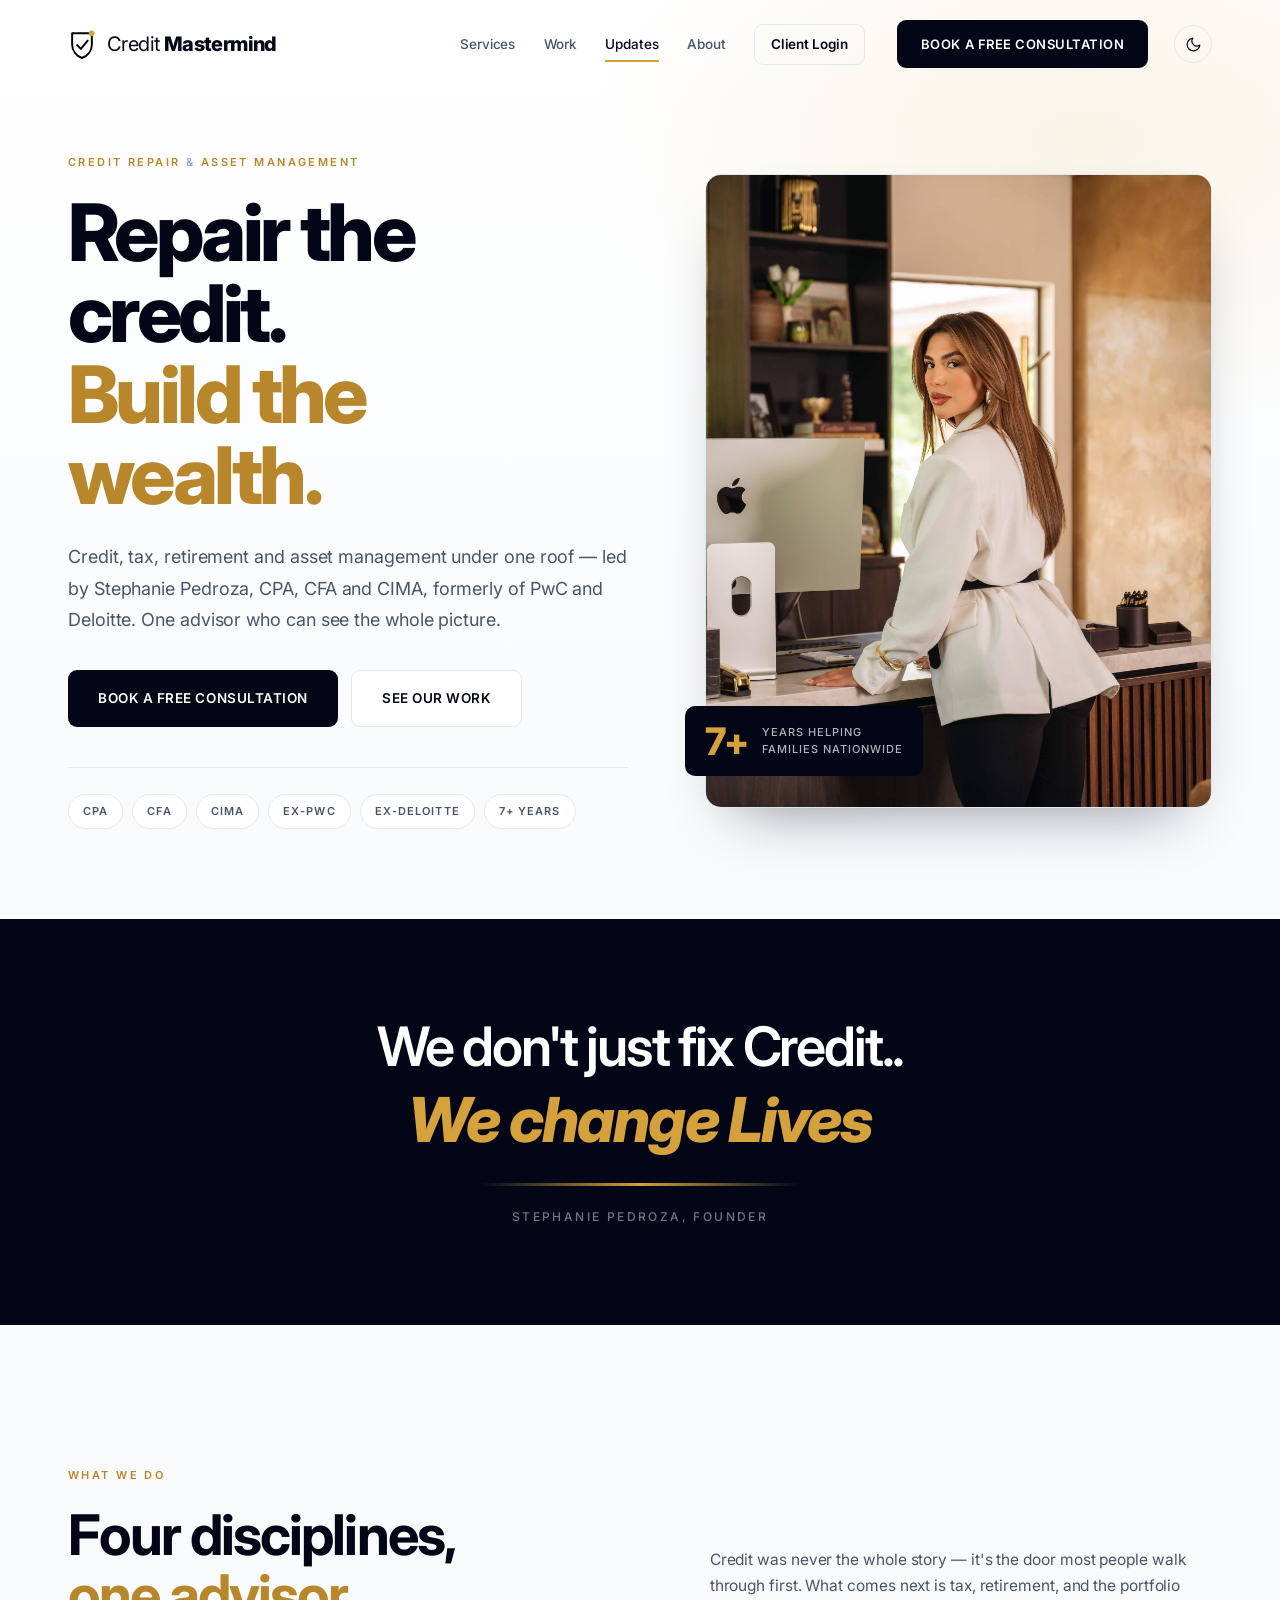
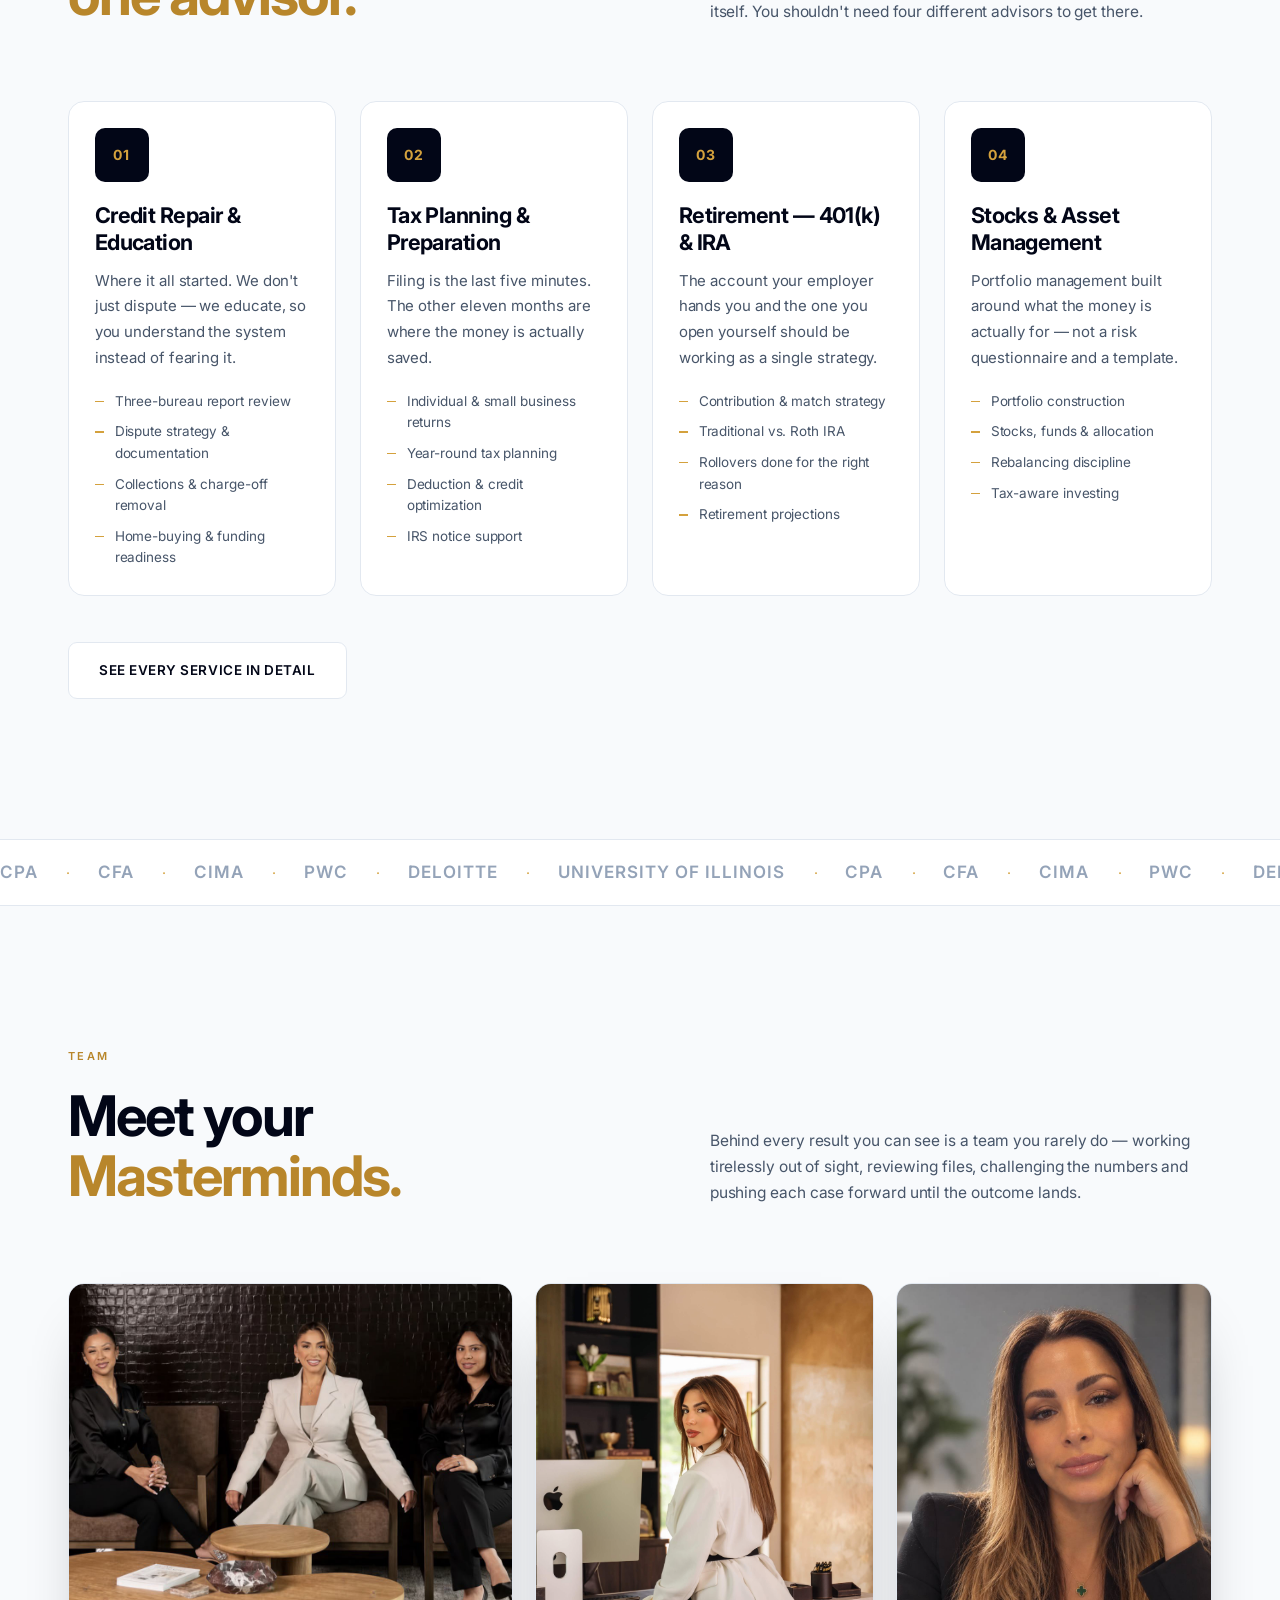
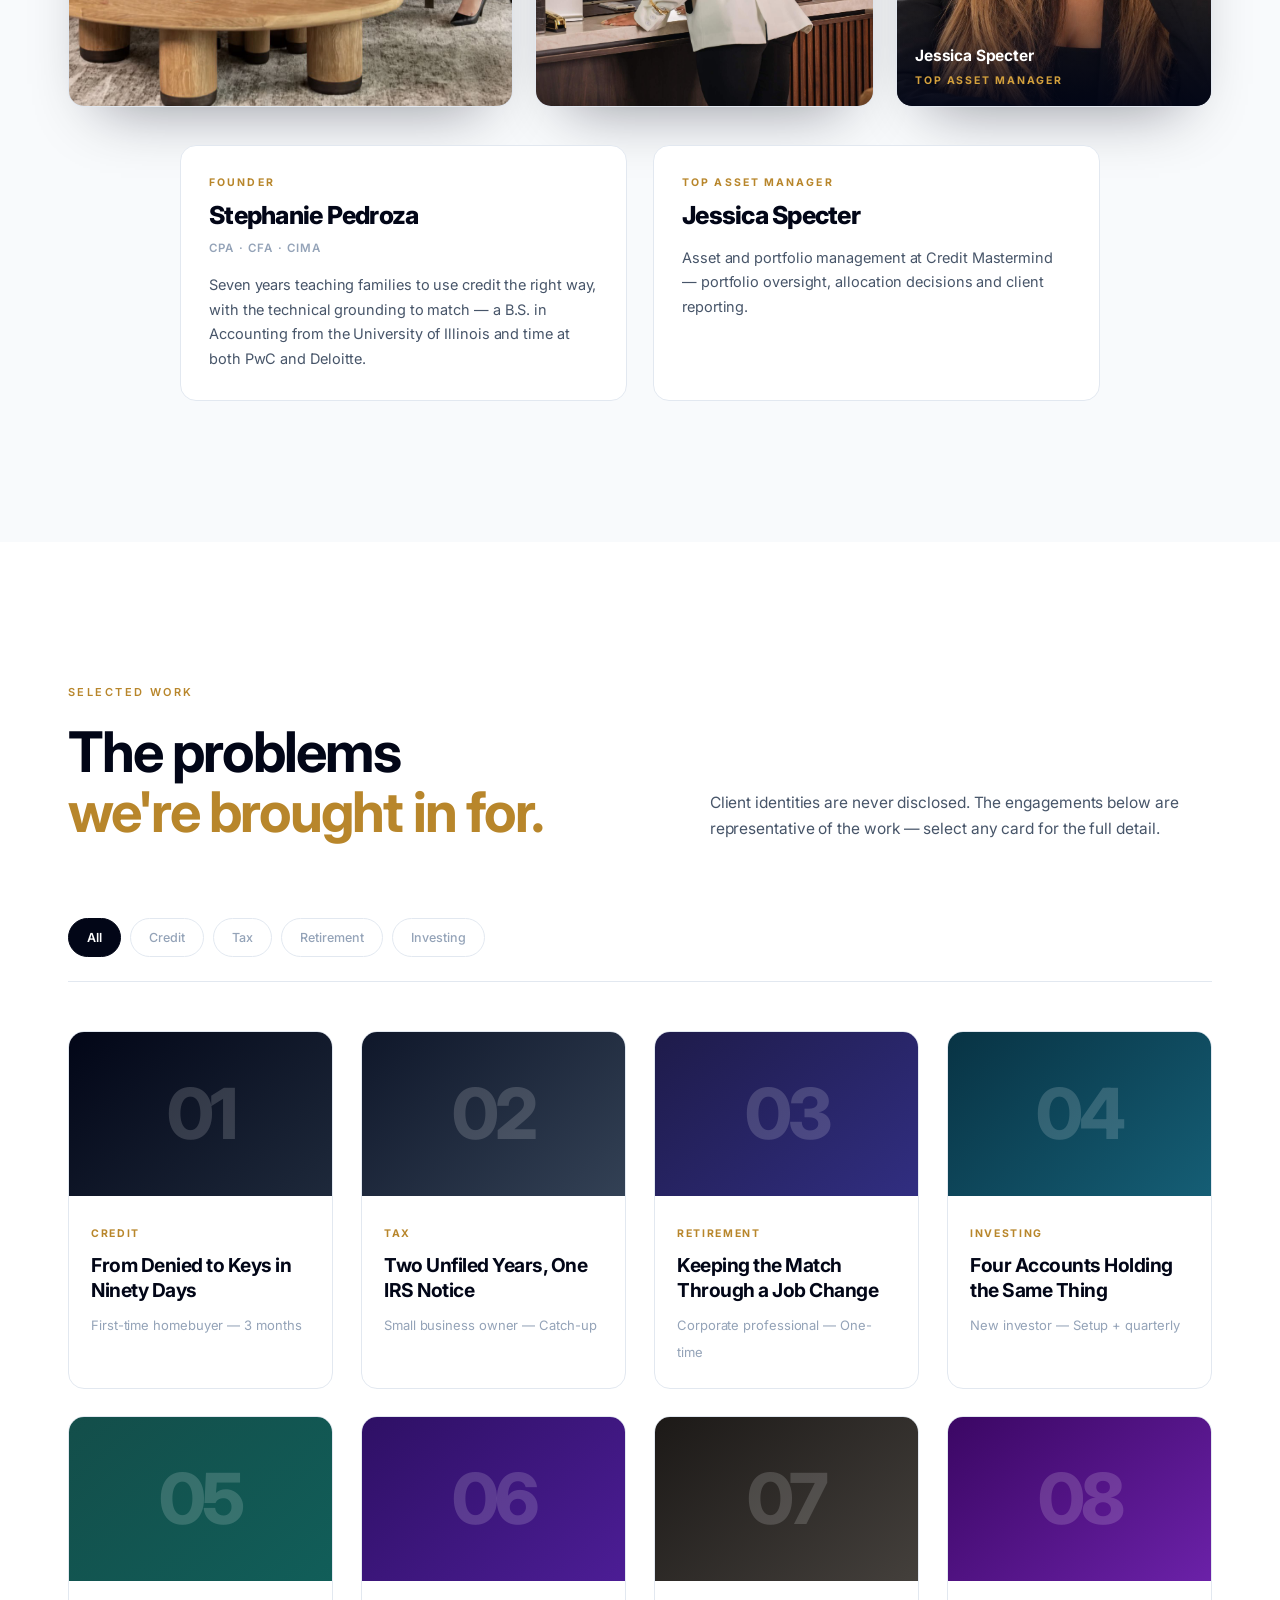
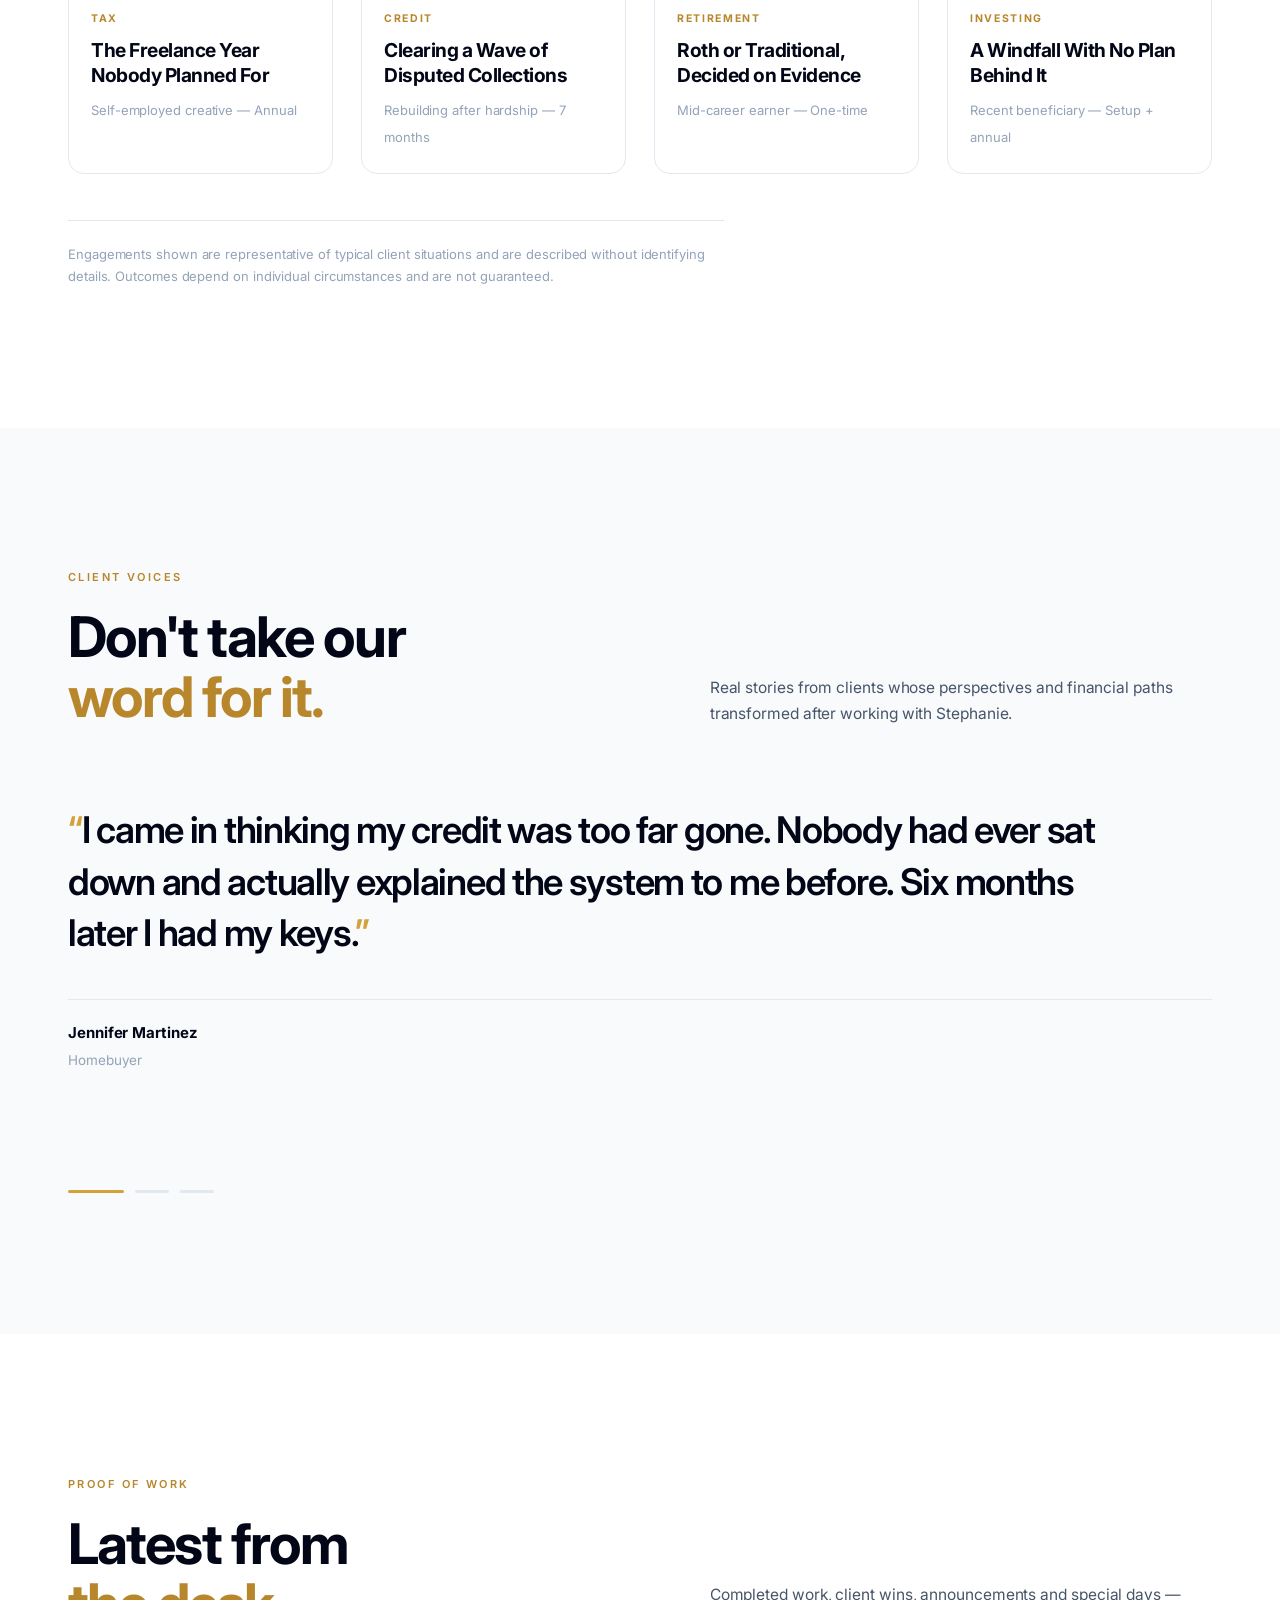
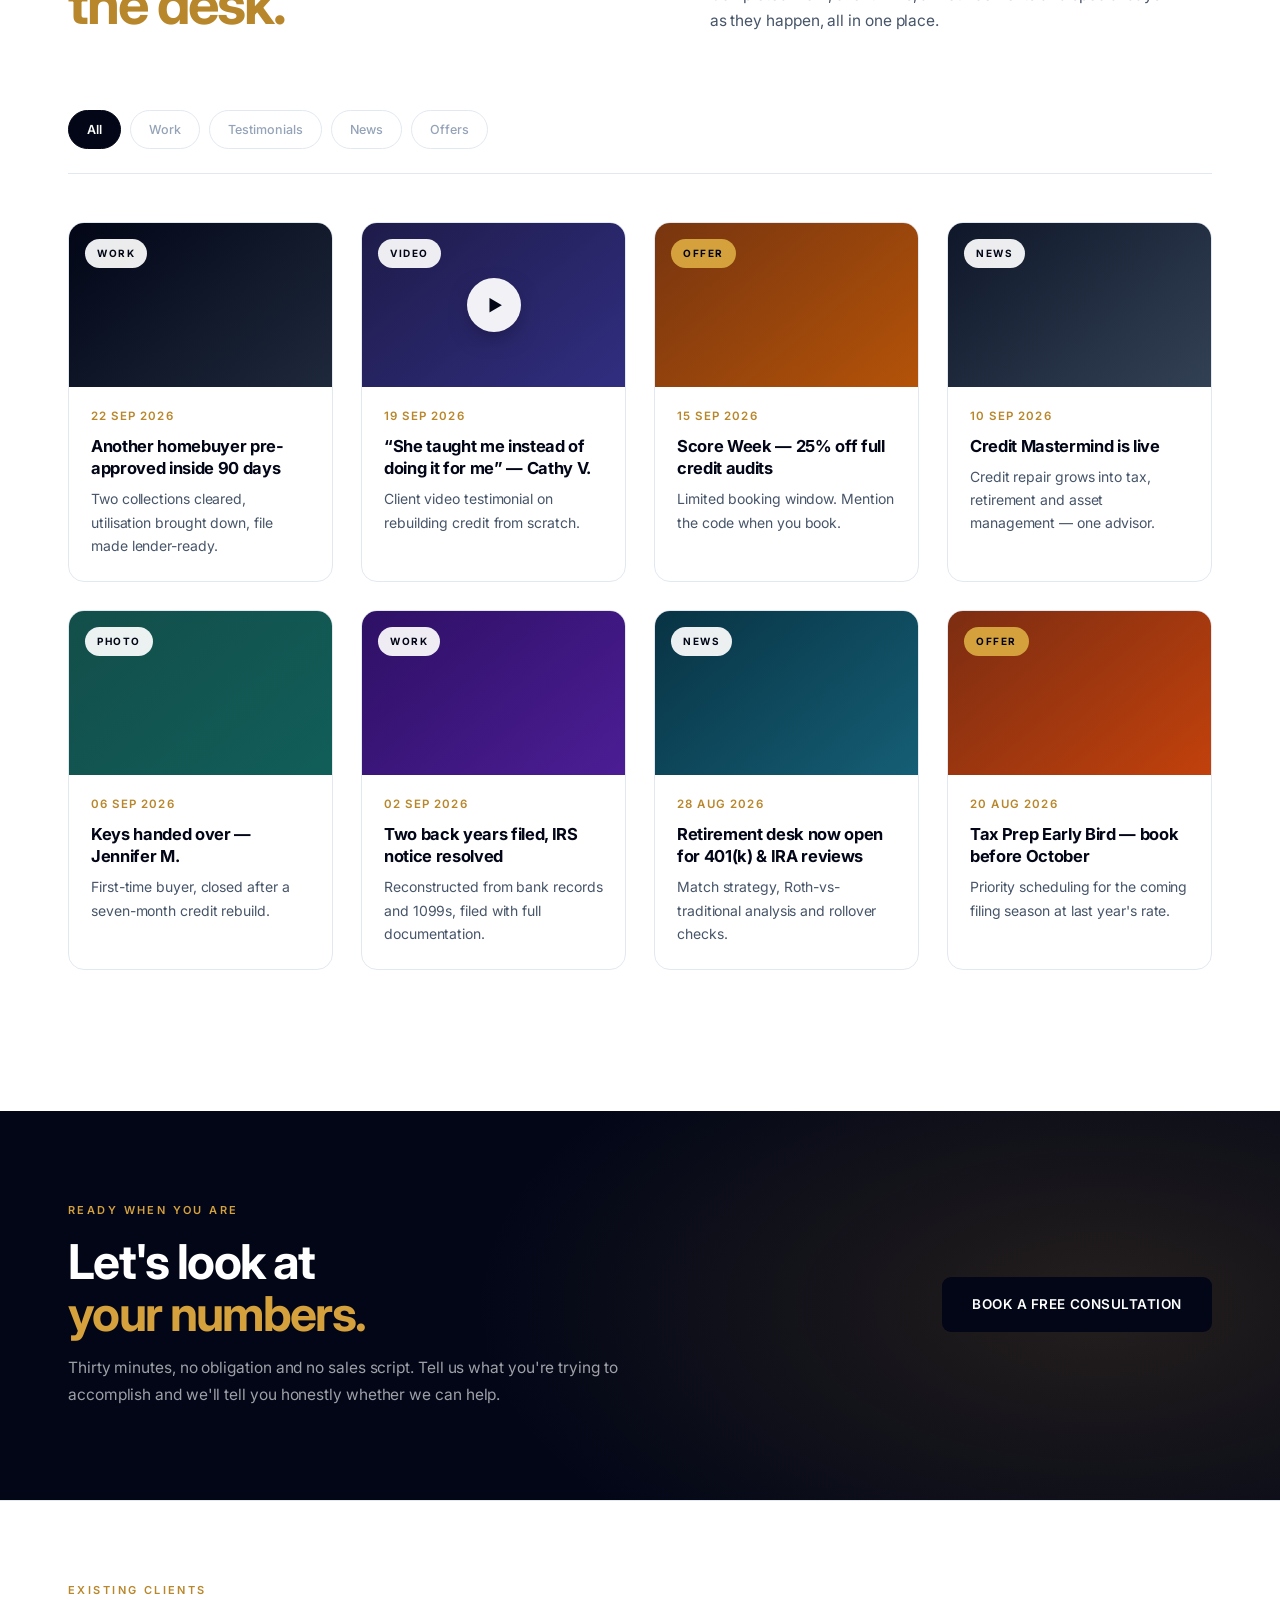
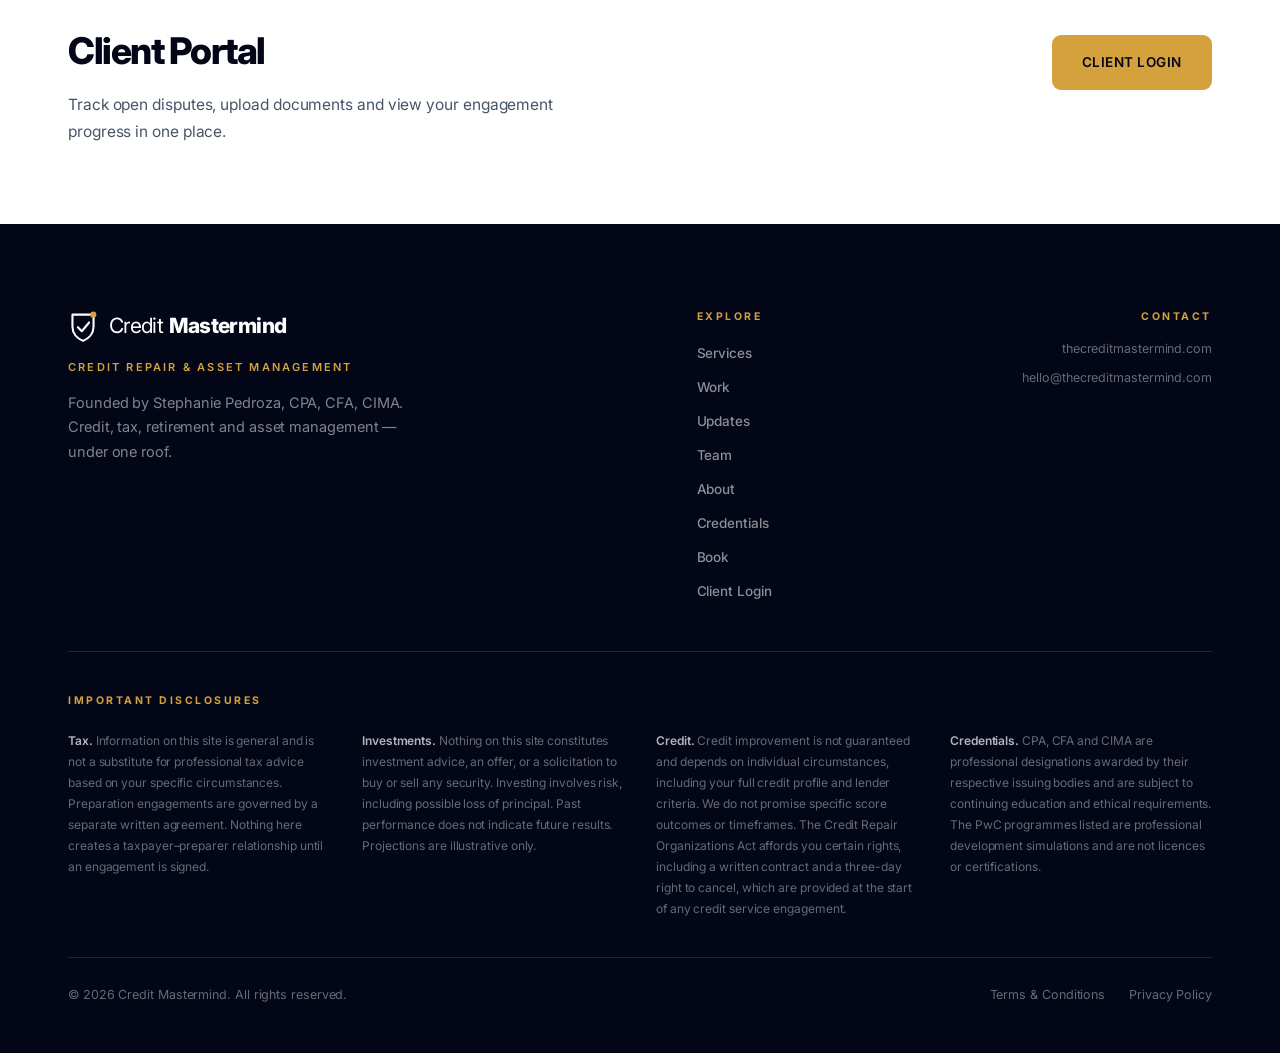
<file: index.html>
<!DOCTYPE html>
<html lang="en">
<head>
  <meta charset="UTF-8" />
  <meta name="viewport" content="width=device-width, initial-scale=1.0" />
  <title>Credit Mastermind — Credit Repair &amp; Asset Management | Stephanie Pedroza, CPA, CFA, CIMA</title>
  <meta name="description" content="Credit Mastermind — credit repair, tax planning, 401(k) and IRA strategy, and asset management. Led by Stephanie Pedroza, CPA, CFA, CIMA, formerly of PwC and Deloitte. Book a free consultation." />
  <meta name="theme-color" content="#020617" />
  <link rel="canonical" href="https://thecreditmastermind.com/" />
  <link rel="icon" type="image/svg+xml" href="assets/favicon.svg" />

  <meta property="og:type" content="website" />
  <meta property="og:url" content="https://thecreditmastermind.com/" />
  <meta property="og:title" content="Credit Mastermind — Credit Repair &amp; Asset Management | Stephanie Pedroza, CPA, CFA, CIMA" />
  <meta property="og:description" content="Credit repair, tax planning, retirement and asset management under one roof. Stephanie Pedroza, CPA, CFA, CIMA." />
  <meta property="og:site_name" content="Credit Mastermind" />
  <meta property="og:image" content="https://thecreditmastermind.com/assets/og-image.png" />
  <meta property="og:image:width" content="1200" />
  <meta property="og:image:height" content="630" />
  <meta property="og:image:alt" content="Credit Mastermind — Repair the credit. Build the wealth." />

  <meta name="twitter:card" content="summary_large_image" />
  <meta name="twitter:title" content="Credit Mastermind — Credit Repair &amp; Asset Management | Stephanie Pedroza, CPA, CFA, CIMA" />
  <meta name="twitter:description" content="Credit repair, tax planning, retirement and asset management under one roof. Stephanie Pedroza, CPA, CFA, CIMA." />
  <meta name="twitter:image" content="https://thecreditmastermind.com/assets/og-image.png" />

  <link rel="preconnect" href="https://fonts.googleapis.com" />
  <link rel="preconnect" href="https://fonts.gstatic.com" crossorigin />
  <link href="https://fonts.googleapis.com/css2?family=Inter:wght@300;400;500;600;700;800&display=swap" rel="stylesheet" />

  <link rel="stylesheet" href="css/styles.css" />
  <script>
    (function () {
      try {
        var t = localStorage.getItem("cm-theme") ||
          (window.matchMedia("(prefers-color-scheme: dark)").matches ? "dark" : "light");
        document.documentElement.setAttribute("data-theme", t);
      } catch (e) {
        document.documentElement.setAttribute("data-theme", "light");
      }
    })();
  </script>
</head>
<body>

  <!-- ============ PRELOADER ============ -->
  <div class="preloader" id="preloader">
    <span class="preloader__mark">
      <img src="assets/logo-mark.svg" alt="" width="34" height="38" />
      <span>Credit <b>Mastermind</b></span>
    </span>
  </div>

  <!-- ============ NAV ============ -->
  <header class="nav" id="nav">
    <div class="nav__inner">
      <a href="#top" class="nav__logo" aria-label="Credit Mastermind home">
        <img class="nav__mark" src="assets/logo-mark.svg" alt="" width="30" height="34" />
        <span class="nav__wordmark">Credit <b>Mastermind</b></span>
      </a>

      <div class="nav__right">
        <nav class="nav__links" id="navLinks" aria-label="Primary">
          <a href="services/" class="nav__link">Services</a>
          <a href="#work" class="nav__link">Work</a>
          <a href="#updates" class="nav__link">Updates</a>
          <a href="about/" class="nav__link">About</a>
          <a href="#portal" class="nav__link nav__link--portal">Client Login</a>
          <a href="book/" class="btn btn--dark nav__cta">Book a Free Consultation</a>
        </nav>

        <div class="nav__tools">
          <a href="book/" class="btn btn--dark nav__signup">Sign Up</a>
          <button class="theme-toggle" id="themeToggle" type="button"
                  aria-label="Switch to dark mode" title="Dark mode">
            <svg class="icon-moon" viewBox="0 0 24 24" fill="none" stroke="currentColor"
                 stroke-width="1.7" stroke-linecap="round" stroke-linejoin="round" aria-hidden="true">
              <path d="M21 12.79A9 9 0 1 1 11.21 3a7 7 0 0 0 9.79 9.79z" />
            </svg>
            <svg class="icon-sun" viewBox="0 0 24 24" fill="none" stroke="currentColor"
                 stroke-width="1.7" stroke-linecap="round" aria-hidden="true">
              <circle cx="12" cy="12" r="4" />
              <path d="M12 2v2M12 20v2M4.9 4.9l1.4 1.4M17.7 17.7l1.4 1.4M2 12h2M20 12h2M4.9 19.1l1.4-1.4M17.7 6.3l1.4-1.4" />
            </svg>
          </button>

          <button class="nav__toggle" id="navToggle" aria-label="Toggle menu" aria-expanded="false">
            <span></span><span></span>
          </button>
        </div>
      </div>
    </div>
  </header>

  <main id="top">

<!-- ============ HERO ============ -->
    <section class="hero">
      <div class="hero__inner container">
        <div class="hero__text">
          <p class="eyebrow reveal">Credit Repair <span>&amp;</span> Asset Management</p>

          <h1 class="hero__title">
            <span class="reveal" data-delay="1">Repair the credit.</span>
            <span class="reveal hero__title-em" data-delay="2">Build the wealth.</span>
          </h1>

          <p class="hero__lede reveal" data-delay="3">
            Credit, tax, retirement and asset management under one roof — led by
            Stephanie Pedroza, CPA, CFA and CIMA, formerly of PwC and Deloitte.
            One advisor who can see the whole picture.
          </p>

          <div class="hero__actions reveal" data-delay="4">
            <a href="book/" class="btn btn--dark btn--lg">Book a Free Consultation</a>
            <a href="#work" class="btn btn--ghost btn--lg">See our work</a>
          </div>

          <ul class="hero__creds reveal" data-delay="5">
            <li>CPA</li><li>CFA</li><li>CIMA</li>
            <li>Ex-PwC</li><li>Ex-Deloitte</li><li>7+ Years</li>
          </ul>
        </div>

        <div class="hero__media reveal" data-delay="3">
          <div class="hero__frame">
            <img src="assets/stephanie-portrait-1.jpg" alt="Credit Mastermind at work in the office" />
          </div>
          <div class="hero__badge">
            <span class="hero__badge-num">7+</span>
            <span class="hero__badge-label">Years helping<br />families nationwide</span>
          </div>
        </div>
      </div>
    </section>

<!-- ============ STATEMENT ============ -->
    <section class="statement">
      <div class="container">
        <p class="reveal">
          <span class="statement__lead">We don't just fix Credit..</span>
          <em class="statement__accent">We change Lives</em>
        </p>
        <span class="statement__by reveal" data-delay="1">Stephanie Pedroza, Founder</span>
      </div>
    </section>

<!-- ============ SERVICES ============ -->
    <section class="section" id="services">
      <div class="container">
        <div class="section__head reveal">
          <div>
            <p class="eyebrow">What we do</p>
            <h2 class="section__title">Four disciplines,<br /><em>one advisor.</em></h2>
          </div>
          <p class="section__note">
            Credit was never the whole story — it's the door most people walk
            through first. What comes next is tax, retirement, and the portfolio
            itself. You shouldn't need four different advisors to get there.
          </p>
        </div>

        <div class="services">
          <article class="service reveal">
            <div class="service__icon">01</div>
            <div class="service__body">
              <h3>Credit Repair &amp; Education</h3>
              <p>Where it all started. We don't just dispute — we educate, so you understand the system instead of fearing it.</p>
              <ul>
                <li>Three-bureau report review</li>
                <li>Dispute strategy &amp; documentation</li>
                <li>Collections &amp; charge-off removal</li>
                <li>Home-buying &amp; funding readiness</li>
              </ul>
            </div>
          </article>

          <article class="service reveal" data-delay="1">
            <div class="service__icon">02</div>
            <div class="service__body">
              <h3>Tax Planning &amp; Preparation</h3>
              <p>Filing is the last five minutes. The other eleven months are where the money is actually saved.</p>
              <ul>
                <li>Individual &amp; small business returns</li>
                <li>Year-round tax planning</li>
                <li>Deduction &amp; credit optimization</li>
                <li>IRS notice support</li>
              </ul>
            </div>
          </article>

          <article class="service reveal" data-delay="2">
            <div class="service__icon">03</div>
            <div class="service__body">
              <h3>Retirement — 401(k) &amp; IRA</h3>
              <p>The account your employer hands you and the one you open yourself should be working as a single strategy.</p>
              <ul>
                <li>Contribution &amp; match strategy</li>
                <li>Traditional vs. Roth IRA</li>
                <li>Rollovers done for the right reason</li>
                <li>Retirement projections</li>
              </ul>
            </div>
          </article>

          <article class="service reveal" data-delay="3">
            <div class="service__icon">04</div>
            <div class="service__body">
              <h3>Stocks &amp; Asset Management</h3>
              <p>Portfolio management built around what the money is actually for — not a risk questionnaire and a template.</p>
              <ul>
                <li>Portfolio construction</li>
                <li>Stocks, funds &amp; allocation</li>
                <li>Rebalancing discipline</li>
                <li>Tax-aware investing</li>
              </ul>
            </div>
          </article>
        </div>

        <div class="section__more reveal">
          <a href="services/" class="btn btn--ghost btn--lg">See every service in detail</a>
        </div>
      </div>
    </section>

<!-- ============ PROOF STRIP ============ -->
    <section class="strip" aria-label="Credentials">
      <div class="strip__track">
        <span>CPA</span><i>·</i><span>CFA</span><i>·</i><span>CIMA</span><i>·</i>
        <span>PwC</span><i>·</i><span>Deloitte</span><i>·</i>
        <span>University of Illinois</span><i>·</i>
        <span>CPA</span><i>·</i><span>CFA</span><i>·</i><span>CIMA</span><i>·</i>
        <span>PwC</span><i>·</i><span>Deloitte</span><i>·</i>
        <span>University of Illinois</span><i>·</i>
      </div>
    </section>

<!-- ============ TEAM ============ -->
    <section class="section" id="team">
      <div class="container">
        <div class="section__head reveal">
          <div>
            <p class="eyebrow">Team</p>
            <h2 class="section__title">Meet your<br /><em>Masterminds.</em></h2>
          </div>
          <p class="section__note">
            Behind every result you can see is a team you rarely do — working
            tirelessly out of sight, reviewing files, challenging the numbers
            and pushing each case forward until the outcome lands.
          </p>
        </div>

        <div class="masterminds">
          <figure class="mastermind__shot mastermind__shot--lounge reveal">
            <img src="assets/team-lounge.jpg" alt="The Credit Mastermind team" />
          </figure>

          <figure class="mastermind__shot mastermind__shot--office reveal" data-delay="1">
            <img src="assets/stephanie-portrait-1.jpg" alt="Credit Mastermind at work in the office" />
          </figure>

          <figure class="mastermind__shot mastermind__shot--jessica reveal" data-delay="2">
            <img src="assets/jessica-specter.jpg" alt="Jessica Specter, Top Asset Manager at Credit Mastermind" />
            <figcaption class="mastermind__cap">
              <span class="mastermind__name">Jessica Specter</span>
              <span class="mastermind__role">Top Asset Manager</span>
            </figcaption>
          </figure>
        </div>

        <div class="team">
          <article class="member reveal">
            <div class="member__body">
              <p class="member__role">Founder</p>
              <h3 class="member__name">Stephanie Pedroza</h3>
              <p class="member__creds">CPA · CFA · CIMA</p>
              <p class="member__bio">
                Seven years teaching families to use credit the right way, with
                the technical grounding to match — a B.S. in Accounting from the
                University of Illinois and time at both PwC and Deloitte.
              </p>
            </div>
          </article>

          <article class="member reveal" data-delay="1">
            <div class="member__body">
              <p class="member__role">Top Asset Manager</p>
              <h3 class="member__name">Jessica Specter</h3>
              <p class="member__bio">
                Asset and portfolio management at Credit Mastermind — portfolio
                oversight, allocation decisions and client reporting.
              </p>
            </div>
          </article>

          <!-- PENDING TEAM MEMBER: Tax Expert.
               ~15 years in financial services; leads the tax work behind
               international deals. Add a third .member card with his
               official headshot + final bio when supplied. -->
        </div>
      </div>
    </section>

<!-- ============ SELECTED WORK ============ -->
    <section class="section section--tint" id="work">
      <div class="container">
        <div class="section__head reveal">
          <div>
            <p class="eyebrow">Selected work</p>
            <h2 class="section__title">The problems<br /><em>we're brought in for.</em></h2>
          </div>
          <p class="section__note">
            Client identities are never disclosed. The engagements below are
            representative of the work — select any card for the full detail.
          </p>
        </div>

        <div class="filters reveal" data-grid="workGrid" role="tablist" aria-label="Filter engagements">
          <button class="filter is-active" data-filter="all">All</button>
          <button class="filter" data-filter="credit">Credit</button>
          <button class="filter" data-filter="tax">Tax</button>
          <button class="filter" data-filter="retirement">Retirement</button>
          <button class="filter" data-filter="investing">Investing</button>
        </div>

        <div class="grid" id="workGrid">

          <article class="card reveal" data-category="credit"
            data-title="From Denied to Keys in Ninety Days"
            data-client="First-time homebuyer"
            data-year="3-month engagement"
            data-services="Bureau review · Disputes · Utilization"
            data-body="Two collections and a maxed-out card standing between a family and a mortgage approval. We corrected two reporting errors, built a documented dispute file, and paid down utilisation below the thresholds underwriters actually look at. The pre-approval came through inside ninety days — no overnight score tricks, just the rules applied properly and in the right order.">
            <div class="card__media" style="background:linear-gradient(140deg,#020617,#1e293b)">
              <span class="card__glyph">01</span>
            </div>
            <div class="card__body">
              <span class="card__cat">Credit</span>
              <h3 class="card__title">From Denied to Keys in Ninety Days</h3>
              <span class="card__year">First-time homebuyer — 3 months</span>
            </div>
          </article>

          <article class="card reveal" data-delay="1" data-category="tax"
            data-title="Two Unfiled Years, One IRS Notice"
            data-client="Small business owner"
            data-year="Catch-up engagement"
            data-services="Reconstruction · Filing · IRS correspondence"
            data-body="Two years of returns never filed and a notice sitting unopened on the kitchen table. We reconstructed income and expenses from bank records and 1099s, filed both returns, and answered the notice with supporting documentation. Filed, resolved, and moved onto a planning cadence so it doesn't recur — because the second time is always more expensive than the first.">
            <div class="card__media" style="background:linear-gradient(140deg,#0f172a,#334155)">
              <span class="card__glyph">02</span>
            </div>
            <div class="card__body">
              <span class="card__cat">Tax</span>
              <h3 class="card__title">Two Unfiled Years, One IRS Notice</h3>
              <span class="card__year">Small business owner — Catch-up</span>
            </div>
          </article>

          <article class="card reveal" data-delay="2" data-category="retirement"
            data-title="Keeping the Match Through a Job Change"
            data-client="Corporate professional"
            data-year="One-time plan"
            data-services="Contribution timing · Rollover review"
            data-body="Two employers in one calendar year, with a match gated behind eligibility timing at the second. We mapped contribution dates across both plans so the deferral limit wasn't double-counted, then compared the old plan's fund costs against an IRA rollover before moving a dollar. The rollover wasn't the right call — and telling you so is part of the job.">
            <div class="card__media" style="background:linear-gradient(140deg,#1e1b4a,#312e81)">
              <span class="card__glyph">03</span>
            </div>
            <div class="card__body">
              <span class="card__cat">Retirement</span>
              <h3 class="card__title">Keeping the Match Through a Job Change</h3>
              <span class="card__year">Corporate professional — One-time</span>
            </div>
          </article>

          <article class="card reveal" data-category="investing"
            data-title="Four Accounts Holding the Same Thing"
            data-client="New investor"
            data-year="Setup + quarterly"
            data-services="Asset allocation · Fund selection · Rebalancing"
            data-body="Funds bought incrementally across a 401(k), a Roth, a brokerage and an old plan ended up repeating the same underlying exposure four times over. We mapped total exposure across everything, consolidated the overlap, and set simple rebalancing bands so the portfolio holds its target without monthly tinkering. Diversification you can actually see is worth more than diversification on a fact sheet.">
            <div class="card__media" style="background:linear-gradient(140deg,#083344,#155e75)">
              <span class="card__glyph">04</span>
            </div>
            <div class="card__body">
              <span class="card__cat">Investing</span>
              <h3 class="card__title">Four Accounts Holding the Same Thing</h3>
              <span class="card__year">New investor — Setup + quarterly</span>
            </div>
          </article>

          <article class="card reveal" data-delay="1" data-category="tax"
            data-title="The Freelance Year Nobody Planned For"
            data-client="Self-employed creative"
            data-year="Annual engagement"
            data-services="Quarterly estimates · Deductions · Filing"
            data-body="A mid-year move from W-2 to full-time freelancing, heading straight for an April surprise. We sized quarterly estimated payments to actual income, rebuilt the deduction picture around home office, equipment and mileage, and filed with no underpayment penalty. The planning work, not the return, is what made the difference.">
            <div class="card__media" style="background:linear-gradient(140deg,#134e4a,#115e59)">
              <span class="card__glyph">05</span>
            </div>
            <div class="card__body">
              <span class="card__cat">Tax</span>
              <h3 class="card__title">The Freelance Year Nobody Planned For</h3>
              <span class="card__year">Self-employed creative — Annual</span>
            </div>
          </article>

          <article class="card reveal" data-delay="2" data-category="credit"
            data-title="Clearing a Wave of Disputed Collections"
            data-client="Rebuilding after hardship"
            data-year="7-month engagement"
            data-services="Report review · Disputes · Score strategy"
            data-body="Four accounts in collections, two of which were not being reported accurately. We pulled all three bureaus, built a documented dispute file account by account, and paired it with a utilisation plan on the two existing cards. The goal was never a magic number — it was making the file defensible enough for a lender to say yes.">
            <div class="card__media" style="background:linear-gradient(140deg,#2e1065,#4c1d95)">
              <span class="card__glyph">06</span>
            </div>
            <div class="card__body">
              <span class="card__cat">Credit</span>
              <h3 class="card__title">Clearing a Wave of Disputed Collections</h3>
              <span class="card__year">Rebuilding after hardship — 7 months</span>
            </div>
          </article>

          <article class="card reveal" data-category="retirement"
            data-title="Roth or Traditional, Decided on Evidence"
            data-client="Mid-career earner"
            data-year="One-time plan"
            data-services="Tax-bracket analysis · IRA strategy"
            data-body="Usually answered with a one-line rule of thumb. We modelled the current bracket against expected retirement income, weighed an existing pre-tax balance that already skews the mix, and chose based on the numbers rather than the headline. Sometimes the popular answer wins — but it should win on evidence.">
            <div class="card__media" style="background:linear-gradient(140deg,#1c1917,#44403c)">
              <span class="card__glyph">07</span>
            </div>
            <div class="card__body">
              <span class="card__cat">Retirement</span>
              <h3 class="card__title">Roth or Traditional, Decided on Evidence</h3>
              <span class="card__year">Mid-career earner — One-time</span>
            </div>
          </article>

          <article class="card reveal" data-delay="1" data-category="investing"
            data-title="A Windfall With No Plan Behind It"
            data-client="Recent beneficiary"
            data-year="Setup + annual"
            data-services="Allocation · Tax impact · Drawdown order"
            data-body="A lump sum arriving without a plan is the fastest way to lose part of it to tax and impulse. We sequenced the decisions — what needed investing now, what carried a tax consequence later, what should simply wait — then built an allocation matched to the money's actual job rather than a generic questionnaire.">
            <div class="card__media" style="background:linear-gradient(140deg,#3b0764,#6b21a8)">
              <span class="card__glyph">08</span>
            </div>
            <div class="card__body">
              <span class="card__cat">Investing</span>
              <h3 class="card__title">A Windfall With No Plan Behind It</h3>
              <span class="card__year">Recent beneficiary — Setup + annual</span>
            </div>
          </article>

        </div>

        <p class="grid__disclaimer reveal">
          Engagements shown are representative of typical client situations and are
          described without identifying details. Outcomes depend on individual
          circumstances and are not guaranteed.
        </p>
      </div>
    </section>

<!-- ============ TESTIMONIALS ============ -->
    <section class="section" id="voices">
      <div class="container">
        <div class="section__head reveal">
          <div>
            <p class="eyebrow">Client voices</p>
            <h2 class="section__title">Don't take our<br /><em>word for it.</em></h2>
          </div>
          <p class="section__note">
            Real stories from clients whose perspectives and financial paths
            transformed after working with Stephanie.
          </p>
        </div>

        <div class="voices reveal">
          <div class="voices__stage" id="voiceStage">
            <figure class="voice is-active">
              <blockquote>I came in thinking my credit was too far gone. Nobody had ever sat down and actually explained the system to me before. Six months later I had my keys.</blockquote>
              <figcaption><strong>Jennifer Martinez</strong><span>Homebuyer</span></figcaption>
            </figure>
            <figure class="voice">
              <blockquote>What set Stephanie apart was that she taught me instead of just doing it for me. I understand my own credit now — I'm not afraid of it anymore.</blockquote>
              <figcaption><strong>Cathy Velasco</strong><span>Credit rebuild client</span></figcaption>
            </figure>
            <figure class="voice">
              <blockquote>No gimmicks, no false promises, just a plan I could actually follow. She walked me through every step the right way and it worked.</blockquote>
              <figcaption><strong>Ruben Aguado</strong><span>Funding &amp; approval client</span></figcaption>
            </figure>
          </div>

          <div class="voices__controls">
            <button class="voices__dot is-active" data-index="0" aria-label="Testimonial 1"></button>
            <button class="voices__dot" data-index="1" aria-label="Testimonial 2"></button>
            <button class="voices__dot" data-index="2" aria-label="Testimonial 3"></button>
          </div>
        </div>
      </div>
    </section>

<!-- ============ UPDATES FEED ============ -->
    <section class="section section--tint" id="updates">
      <div class="container">
        <div class="section__head reveal">
          <div>
            <p class="eyebrow">Proof of work</p>
            <h2 class="section__title">Latest from<br /><em>the desk.</em></h2>
          </div>
          <p class="section__note">
            Completed work, client wins, announcements and special days — as they
            happen, all in one place.
          </p>
        </div>

        <div class="filters reveal" data-grid="updateGrid" role="tablist" aria-label="Filter updates">
          <button class="filter is-active" data-filter="all">All</button>
          <button class="filter" data-filter="work">Work</button>
          <button class="filter" data-filter="testimonial">Testimonials</button>
          <button class="filter" data-filter="news">News</button>
          <button class="filter" data-filter="offer">Offers</button>
        </div>

        <div class="grid grid--updates" id="updateGrid">

          <article class="post reveal" data-category="work">
            <div class="post__media" style="background:linear-gradient(140deg,#020617,#1e293b)">
              <span class="post__tag">Work</span>
            </div>
            <div class="post__body">
              <time>22 Sep 2026</time>
              <h3>Another homebuyer pre-approved inside 90 days</h3>
              <p>Two collections cleared, utilisation brought down, file made lender-ready.</p>
            </div>
          </article>

          <article class="post reveal" data-delay="1" data-category="testimonial">
            <div class="post__media post__media--video" style="background:linear-gradient(140deg,#1e1b4a,#312e81)">
              <span class="post__tag">Video</span>
              <span class="post__play" aria-hidden="true">▶</span>
            </div>
            <div class="post__body">
              <time>19 Sep 2026</time>
              <h3>“She taught me instead of doing it for me” — Cathy V.</h3>
              <p>Client video testimonial on rebuilding credit from scratch.</p>
            </div>
          </article>

          <article class="post reveal" data-delay="2" data-category="offer">
            <div class="post__media" style="background:linear-gradient(140deg,#78350f,#b45309)">
              <span class="post__tag post__tag--offer">Offer</span>
            </div>
            <div class="post__body">
              <time>15 Sep 2026</time>
              <h3>Score Week — 25% off full credit audits</h3>
              <p>Limited booking window. Mention the code when you book.</p>
            </div>
          </article>

          <article class="post reveal" data-category="news">
            <div class="post__media" style="background:linear-gradient(140deg,#0f172a,#334155)">
              <span class="post__tag">News</span>
            </div>
            <div class="post__body">
              <time>10 Sep 2026</time>
              <h3>Credit Mastermind is live</h3>
              <p>Credit repair grows into tax, retirement and asset management — one advisor.</p>
            </div>
          </article>

          <article class="post reveal" data-delay="1" data-category="testimonial">
            <div class="post__media" style="background:linear-gradient(140deg,#134e4a,#115e59)">
              <span class="post__tag">Photo</span>
            </div>
            <div class="post__body">
              <time>06 Sep 2026</time>
              <h3>Keys handed over — Jennifer M.</h3>
              <p>First-time buyer, closed after a seven-month credit rebuild.</p>
            </div>
          </article>

          <article class="post reveal" data-delay="2" data-category="work">
            <div class="post__media" style="background:linear-gradient(140deg,#2e1065,#4c1d95)">
              <span class="post__tag">Work</span>
            </div>
            <div class="post__body">
              <time>02 Sep 2026</time>
              <h3>Two back years filed, IRS notice resolved</h3>
              <p>Reconstructed from bank records and 1099s, filed with full documentation.</p>
            </div>
          </article>

          <article class="post reveal" data-category="news">
            <div class="post__media" style="background:linear-gradient(140deg,#083344,#155e75)">
              <span class="post__tag">News</span>
            </div>
            <div class="post__body">
              <time>28 Aug 2026</time>
              <h3>Retirement desk now open for 401(k) &amp; IRA reviews</h3>
              <p>Match strategy, Roth-vs-traditional analysis and rollover checks.</p>
            </div>
          </article>

          <article class="post reveal" data-delay="1" data-category="offer">
            <div class="post__media" style="background:linear-gradient(140deg,#7c2d12,#c2410c)">
              <span class="post__tag post__tag--offer">Offer</span>
            </div>
            <div class="post__body">
              <time>20 Aug 2026</time>
              <h3>Tax Prep Early Bird — book before October</h3>
              <p>Priority scheduling for the coming filing season at last year's rate.</p>
            </div>
          </article>

        </div>

      </div>
    </section>

    <!-- ============ CTA BAND ============ -->
    <section class="cta-band cta-band--dark">
      <div class="container cta-band__inner reveal">
        <div class="cta-band__text">
          <p class="eyebrow">Ready when you are</p>
          <h2>Let's look at<br /><em>your numbers.</em></h2>
          <p>Thirty minutes, no obligation and no sales script. Tell us what
            you're trying to accomplish and we'll tell you honestly whether
            we can help.</p>
        </div>
        <a href="book/" class="btn btn--dark btn--lg">Book a Free Consultation</a>
      </div>
    </section>


<!-- ============ CLIENT PORTAL ============ -->
    <section class="portal" id="portal">
      <div class="container portal__inner reveal">
        <div class="portal__text">
          <p class="eyebrow">Existing clients</p>
          <h2>Client Portal</h2>
          <p>Track open disputes, upload documents and view your engagement progress in one place.</p>
        </div>
        <a href="#" class="btn btn--gold btn--lg">Client Login</a>
      </div>
    </section>

  </main>

</main>

  <!-- ============ FOOTER ============ -->
  <footer class="footer">
    <div class="container footer__inner">
      <div class="footer__brand">
        <a href="#top" class="footer__logo">
          <img src="assets/logo-mark-light.svg" alt="" width="32" height="36" />
          <span>Credit <b>Mastermind</b></span>
        </a>
        <p class="footer__tag">Credit Repair &amp; Asset Management</p>
        <p>
          Founded by Stephanie Pedroza, CPA, CFA, CIMA. Credit, tax, retirement
          and asset management — under one roof.
        </p>
      </div>

      <nav class="footer__nav" aria-label="Footer">
        <p class="footer__col-title">Explore</p>
        <a href="services/">Services</a>
        <a href="#work">Work</a>
        <a href="#updates">Updates</a>
        <a href="#team">Team</a>
        <a href="about/">About</a>
        <a href="about/#credentials">Credentials</a>
        <a href="book/">Book</a>
        <a href="#portal">Client Login</a>
      </nav>

      <div class="footer__meta">
        <p class="footer__col-title">Contact</p>
        <p><a href="https://thecreditmastermind.com">thecreditmastermind.com</a></p>
        <p><a href="mailto:hello@thecreditmastermind.com">hello@thecreditmastermind.com</a></p>
      </div>
    </div>

    <div class="container">
      <div class="disclaimers">
        <h4>Important disclosures</h4>
        <div class="disclaimers__grid">
          <p><strong>Tax.</strong> Information on this site is general and is not a substitute for professional tax advice based on your specific circumstances. Preparation engagements are governed by a separate written agreement. Nothing here creates a taxpayer–preparer relationship until an engagement is signed.</p>
          <p><strong>Investments.</strong> Nothing on this site constitutes investment advice, an offer, or a solicitation to buy or sell any security. Investing involves risk, including possible loss of principal. Past performance does not indicate future results. Projections are illustrative only.</p>
          <p><strong>Credit.</strong> Credit improvement is not guaranteed and depends on individual circumstances, including your full credit profile and lender criteria. We do not promise specific score outcomes or timeframes. The Credit Repair Organizations Act affords you certain rights, including a written contract and a three-day right to cancel, which are provided at the start of any credit service engagement.</p>
          <p><strong>Credentials.</strong> CPA, CFA and CIMA are professional designations awarded by their respective issuing bodies and are subject to continuing education and ethical requirements. The PwC programmes listed are professional development simulations and are not licences or certifications.</p>
        </div>
      </div>

      <div class="footer__legal">
        <p>&copy; <span id="year">2026</span> Credit Mastermind. All rights reserved.</p>
        <nav aria-label="Legal">
          <a href="#">Terms &amp; Conditions</a>
          <a href="#">Privacy Policy</a>
        </nav>
      </div>
    </div>
  </footer>

  <!-- ============ LIGHTBOX ============ -->
  <div class="lightbox" id="lightbox" role="dialog" aria-modal="true" aria-hidden="true">
    <div class="lightbox__backdrop" data-close></div>
    <div class="lightbox__panel">
      <button class="lightbox__close" data-close aria-label="Close engagement detail">&times;</button>
      <div class="lightbox__aside">
        <img src="assets/logo-mark-light.svg" alt="" width="44" height="50" />
        <span class="lightbox__aside-cat" id="lbCatSide"></span>
        <span class="lightbox__aside-num">Credit Mastermind</span>
      </div>
      <div class="lightbox__content">
        <span class="card__cat" id="lbCat"></span>
        <h3 id="lbTitle"></h3>
        <div class="lightbox__meta">
          <p><span>Client</span><strong id="lbClient"></strong></p>
          <p><span>Engagement</span><strong id="lbYear"></strong></p>
          <p><span>Services</span><strong id="lbServices"></strong></p>
        </div>
        <p class="lightbox__body" id="lbBody"></p>
        <a href="book/" class="btn btn--dark lightbox__cta" data-close>Discuss a similar situation</a>
      </div>
    </div>
  </div>

  <script src="js/main.js"></script>
</body>
</html>
</file>
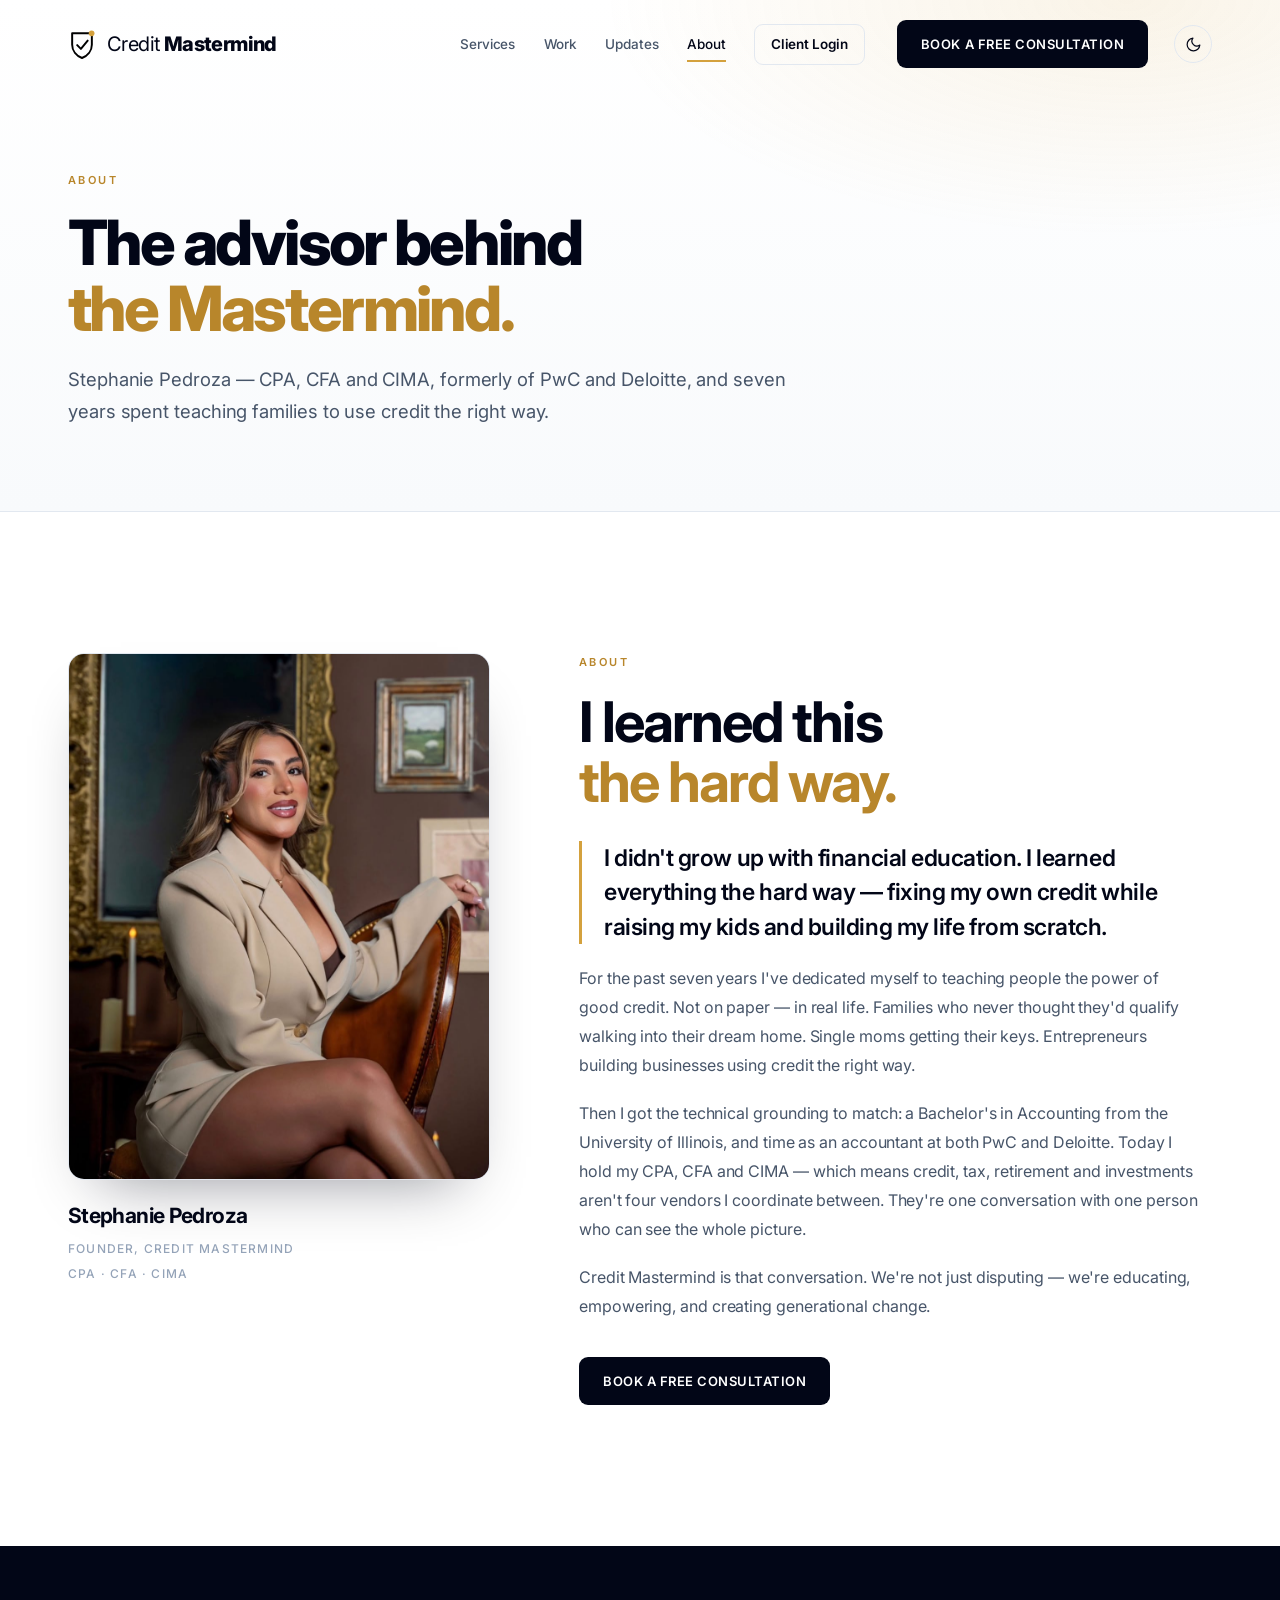
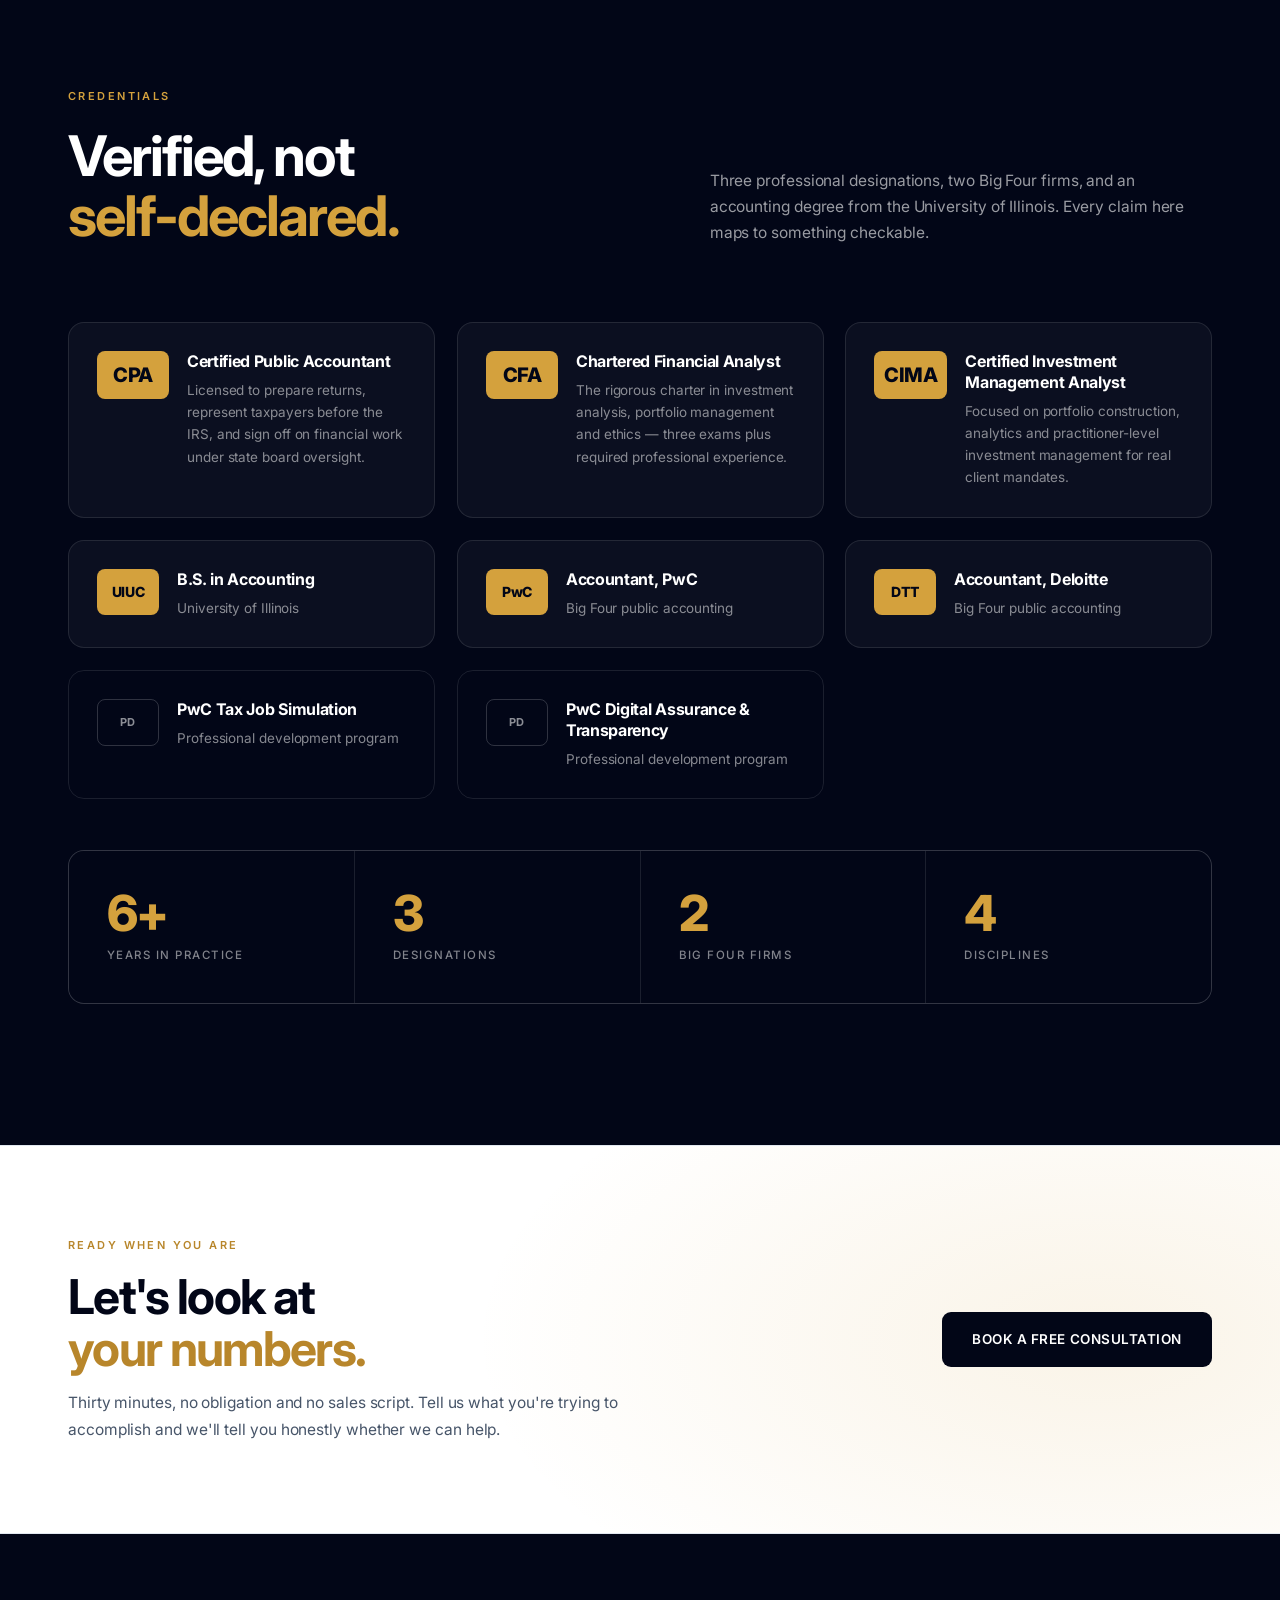
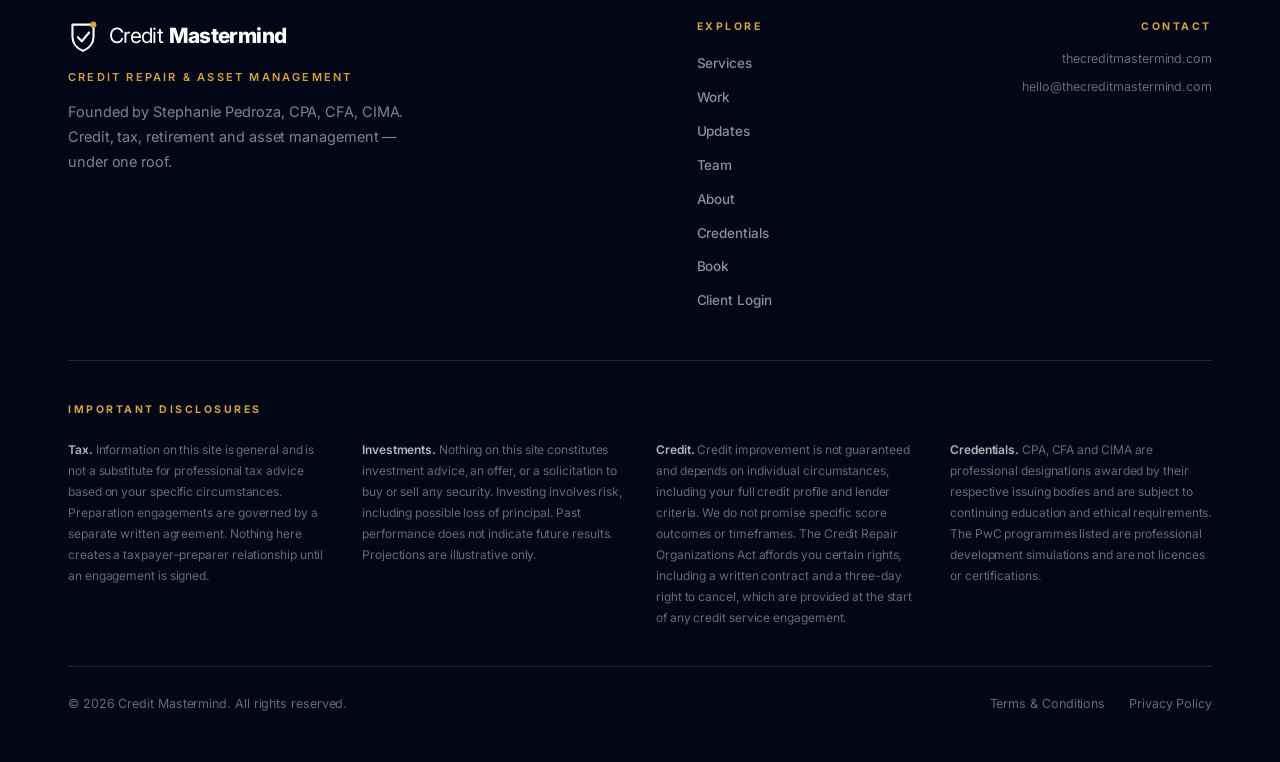
<file: about/index.html>
<!DOCTYPE html>
<html lang="en">
<head>
  <meta charset="UTF-8" />
  <meta name="viewport" content="width=device-width, initial-scale=1.0" />
  <title>About — Stephanie Pedroza, CPA, CFA, CIMA | Credit Mastermind</title>
  <meta name="description" content="The story and credentials behind Credit Mastermind — Stephanie Pedroza, CPA, CFA and CIMA, formerly of PwC and Deloitte, plus the designations and firms that back the work." />
  <meta name="theme-color" content="#020617" />
  <link rel="canonical" href="https://thecreditmastermind.com/about/" />
  <link rel="icon" type="image/svg+xml" href="../assets/favicon.svg" />

  <meta property="og:type" content="website" />
  <meta property="og:url" content="https://thecreditmastermind.com/about/" />
  <meta property="og:title" content="About Credit Mastermind — Stephanie Pedroza, CPA, CFA, CIMA" />
  <meta property="og:description" content="The story and credentials behind Credit Mastermind — Stephanie Pedroza, CPA, CFA and CIMA, formerly of PwC and Deloitte." />
  <meta property="og:site_name" content="Credit Mastermind" />
  <meta property="og:image" content="https://thecreditmastermind.com/assets/og-image.png" />
  <meta property="og:image:width" content="1200" />
  <meta property="og:image:height" content="630" />
  <meta property="og:image:alt" content="Credit Mastermind — Repair the credit. Build the wealth." />

  <meta name="twitter:card" content="summary_large_image" />
  <meta name="twitter:title" content="About Credit Mastermind — Stephanie Pedroza, CPA, CFA, CIMA" />
  <meta name="twitter:description" content="The story and credentials behind Credit Mastermind — Stephanie Pedroza, CPA, CFA and CIMA, formerly of PwC and Deloitte." />
  <meta name="twitter:image" content="https://thecreditmastermind.com/assets/og-image.png" />

  <link rel="preconnect" href="https://fonts.googleapis.com" />
  <link rel="preconnect" href="https://fonts.gstatic.com" crossorigin />
  <link href="https://fonts.googleapis.com/css2?family=Inter:wght@300;400;500;600;700;800&display=swap" rel="stylesheet" />

  <link rel="stylesheet" href="../css/styles.css" />
  <script>
    (function () {
      try {
        var t = localStorage.getItem("cm-theme") ||
          (window.matchMedia("(prefers-color-scheme: dark)").matches ? "dark" : "light");
        document.documentElement.setAttribute("data-theme", t);
      } catch (e) {
        document.documentElement.setAttribute("data-theme", "light");
      }
    })();
  </script>
</head>
<body>

  <!-- ============ PRELOADER ============ -->
  <div class="preloader" id="preloader">
    <span class="preloader__mark">
      <img src="../assets/logo-mark.svg" alt="" width="34" height="38" />
      <span>Credit <b>Mastermind</b></span>
    </span>
  </div>

  <!-- ============ NAV ============ -->
  <header class="nav" id="nav">
    <div class="nav__inner">
      <a href="../" class="nav__logo" aria-label="Credit Mastermind home">
        <img class="nav__mark" src="../assets/logo-mark.svg" alt="" width="30" height="34" />
        <span class="nav__wordmark">Credit <b>Mastermind</b></span>
      </a>

      <div class="nav__right">
        <nav class="nav__links" id="navLinks" aria-label="Primary">
          <a href="../services/" class="nav__link">Services</a>
          <a href="../#work" class="nav__link">Work</a>
          <a href="../#updates" class="nav__link">Updates</a>
          <a href="../about/" class="nav__link is-current">About</a>
          <a href="../#portal" class="nav__link nav__link--portal">Client Login</a>
          <a href="../book/" class="btn btn--dark nav__cta">Book a Free Consultation</a>
        </nav>

        <div class="nav__tools">
          <a href="../book/" class="btn btn--dark nav__signup">Sign Up</a>
          <button class="theme-toggle" id="themeToggle" type="button"
                  aria-label="Switch to dark mode" title="Dark mode">
            <svg class="icon-moon" viewBox="0 0 24 24" fill="none" stroke="currentColor"
                 stroke-width="1.7" stroke-linecap="round" stroke-linejoin="round" aria-hidden="true">
              <path d="M21 12.79A9 9 0 1 1 11.21 3a7 7 0 0 0 9.79 9.79z" />
            </svg>
            <svg class="icon-sun" viewBox="0 0 24 24" fill="none" stroke="currentColor"
                 stroke-width="1.7" stroke-linecap="round" aria-hidden="true">
              <circle cx="12" cy="12" r="4" />
              <path d="M12 2v2M12 20v2M4.9 4.9l1.4 1.4M17.7 17.7l1.4 1.4M2 12h2M20 12h2M4.9 19.1l1.4-1.4M17.7 6.3l1.4-1.4" />
            </svg>
          </button>

          <button class="nav__toggle" id="navToggle" aria-label="Toggle menu" aria-expanded="false">
            <span></span><span></span>
          </button>
        </div>
      </div>
    </div>
  </header>

  <main id="top">

    <!-- ============ PAGE HERO ============ -->
    <section class="page-hero">
      <div class="container">
        <p class="eyebrow reveal">About</p>
        <h1 class="reveal" data-delay="1">The advisor behind<br /><em>the Mastermind.</em></h1>
        <p class="page-hero__lede reveal" data-delay="2">Stephanie Pedroza — CPA, CFA and CIMA, formerly of PwC and Deloitte, and seven years spent teaching families to use credit the right way.</p>
      </div>
    </section>


<!-- ============ ABOUT ============ -->
    <section class="section section--tint" id="about">
      <div class="container about">
        <div class="about__media reveal">
          <div class="portrait">
            <img src="../assets/stephanie-official.jpg" alt="Stephanie Pedroza, CPA, CFA, CIMA" />
          </div>
          <ul class="portrait__tags">
            <li>Stephanie Pedroza</li>
            <li>Founder, Credit Mastermind</li>
            <li>CPA · CFA · CIMA</li>
          </ul>
        </div>

        <div class="about__text reveal" data-delay="1">
          <p class="eyebrow">About</p>
          <h2 class="section__title">I learned this<br /><em>the hard way.</em></h2>

          <p class="about__para about__para--lead">
            I didn't grow up with financial education. I learned everything the
            hard way — fixing my own credit while raising my kids and building my
            life from scratch.
          </p>

          <p class="about__para">
            For the past seven years I've dedicated myself to teaching people the
            power of good credit. Not on paper — in real life. Families who never
            thought they'd qualify walking into their dream home. Single moms
            getting their keys. Entrepreneurs building businesses using credit the
            right way.
          </p>

          <p class="about__para">
            Then I got the technical grounding to match: a Bachelor's in Accounting
            from the University of Illinois, and time as an accountant at both PwC
            and Deloitte. Today I hold my CPA, CFA and CIMA — which means credit,
            tax, retirement and investments aren't four vendors I coordinate
            between. They're one conversation with one person who can see the
            whole picture.
          </p>

          <p class="about__para">
            Credit Mastermind is that conversation. We're not just disputing —
            we're educating, empowering, and creating generational change.
          </p>

          <a href="../book/" class="btn btn--dark about__btn">Book a Free Consultation</a>
        </div>
      </div>
    </section>

<!-- ============ CREDENTIALS ============ -->
    <section class="section section--dark" id="credentials">
      <div class="container">
        <div class="section__head reveal">
          <div>
            <p class="eyebrow">Credentials</p>
            <h2 class="section__title">Verified, not<br /><em>self-declared.</em></h2>
          </div>
          <p class="section__note">
            Three professional designations, two Big Four firms, and an
            accounting degree from the University of Illinois. Every claim here
            maps to something checkable.
          </p>
        </div>

        <div class="creds">
          <article class="cred cred--major reveal">
            <span class="cred__mark">CPA</span>
            <div class="cred__body">
              <h3>Certified Public Accountant</h3>
              <p>Licensed to prepare returns, represent taxpayers before the IRS, and sign off on financial work under state board oversight.</p>
            </div>
          </article>

          <article class="cred cred--major reveal" data-delay="1">
            <span class="cred__mark">CFA</span>
            <div class="cred__body">
              <h3>Chartered Financial Analyst</h3>
              <p>The rigorous charter in investment analysis, portfolio management and ethics — three exams plus required professional experience.</p>
            </div>
          </article>

          <article class="cred cred--major reveal" data-delay="2">
            <span class="cred__mark">CIMA</span>
            <div class="cred__body">
              <h3>Certified Investment Management Analyst</h3>
              <p>Focused on portfolio construction, analytics and practitioner-level investment management for real client mandates.</p>
            </div>
          </article>

          <article class="cred reveal">
            <span class="cred__mark cred__mark--sm">UIUC</span>
            <div class="cred__body">
              <h3>B.S. in Accounting</h3>
              <p>University of Illinois</p>
            </div>
          </article>

          <article class="cred reveal" data-delay="1">
            <span class="cred__mark cred__mark--sm">PwC</span>
            <div class="cred__body">
              <h3>Accountant, PwC</h3>
              <p>Big Four public accounting</p>
            </div>
          </article>

          <article class="cred reveal" data-delay="2">
            <span class="cred__mark cred__mark--sm">DTT</span>
            <div class="cred__body">
              <h3>Accountant, Deloitte</h3>
              <p>Big Four public accounting</p>
            </div>
          </article>

          <article class="cred cred--dev reveal">
            <span class="cred__mark cred__mark--xs">PD</span>
            <div class="cred__body">
              <h3>PwC Tax Job Simulation</h3>
              <p>Professional development program</p>
            </div>
          </article>

          <article class="cred cred--dev reveal" data-delay="1">
            <span class="cred__mark cred__mark--xs">PD</span>
            <div class="cred__body">
              <h3>PwC Digital Assurance &amp; Transparency</h3>
              <p>Professional development program</p>
            </div>
          </article>
        </div>

        <div class="numbers reveal">
          <div class="stat">
            <span class="stat__num" data-count="7" data-suffix="+">0</span>
            <span class="stat__label">Years in practice</span>
          </div>
          <div class="stat">
            <span class="stat__num" data-count="3">0</span>
            <span class="stat__label">Designations</span>
          </div>
          <div class="stat">
            <span class="stat__num" data-count="2">0</span>
            <span class="stat__label">Big Four firms</span>
          </div>
          <div class="stat">
            <span class="stat__num" data-count="4">0</span>
            <span class="stat__label">Disciplines</span>
          </div>
        </div>
      </div>
    </section>

    <!-- ============ CTA BAND ============ -->
    <section class="cta-band">
      <div class="container cta-band__inner reveal">
        <div class="cta-band__text">
          <p class="eyebrow">Ready when you are</p>
          <h2>Let's look at<br /><em>your numbers.</em></h2>
          <p>Thirty minutes, no obligation and no sales script. Tell us what
            you're trying to accomplish and we'll tell you honestly whether
            we can help.</p>
        </div>
        <a href="../book/" class="btn btn--dark btn--lg">Book a Free Consultation</a>
      </div>
    </section>


  </main>

</main>

  <!-- ============ FOOTER ============ -->
  <footer class="footer">
    <div class="container footer__inner">
      <div class="footer__brand">
        <a href="../" class="footer__logo">
          <img src="../assets/logo-mark-light.svg" alt="" width="32" height="36" />
          <span>Credit <b>Mastermind</b></span>
        </a>
        <p class="footer__tag">Credit Repair &amp; Asset Management</p>
        <p>
          Founded by Stephanie Pedroza, CPA, CFA, CIMA. Credit, tax, retirement
          and asset management — under one roof.
        </p>
      </div>

      <nav class="footer__nav" aria-label="Footer">
        <p class="footer__col-title">Explore</p>
        <a href="../services/">Services</a>
        <a href="../#work">Work</a>
        <a href="../#updates">Updates</a>
        <a href="../#team">Team</a>
        <a href="../about/">About</a>
        <a href="../about/#credentials">Credentials</a>
        <a href="../book/">Book</a>
        <a href="../#portal">Client Login</a>
      </nav>

      <div class="footer__meta">
        <p class="footer__col-title">Contact</p>
        <p><a href="https://thecreditmastermind.com">thecreditmastermind.com</a></p>
        <p><a href="mailto:hello@thecreditmastermind.com">hello@thecreditmastermind.com</a></p>
      </div>
    </div>

    <div class="container">
      <div class="disclaimers">
        <h4>Important disclosures</h4>
        <div class="disclaimers__grid">
          <p><strong>Tax.</strong> Information on this site is general and is not a substitute for professional tax advice based on your specific circumstances. Preparation engagements are governed by a separate written agreement. Nothing here creates a taxpayer–preparer relationship until an engagement is signed.</p>
          <p><strong>Investments.</strong> Nothing on this site constitutes investment advice, an offer, or a solicitation to buy or sell any security. Investing involves risk, including possible loss of principal. Past performance does not indicate future results. Projections are illustrative only.</p>
          <p><strong>Credit.</strong> Credit improvement is not guaranteed and depends on individual circumstances, including your full credit profile and lender criteria. We do not promise specific score outcomes or timeframes. The Credit Repair Organizations Act affords you certain rights, including a written contract and a three-day right to cancel, which are provided at the start of any credit service engagement.</p>
          <p><strong>Credentials.</strong> CPA, CFA and CIMA are professional designations awarded by their respective issuing bodies and are subject to continuing education and ethical requirements. The PwC programmes listed are professional development simulations and are not licences or certifications.</p>
        </div>
      </div>

      <div class="footer__legal">
        <p>&copy; <span id="year">2026</span> Credit Mastermind. All rights reserved.</p>
        <nav aria-label="Legal">
          <a href="#">Terms &amp; Conditions</a>
          <a href="#">Privacy Policy</a>
        </nav>
      </div>
    </div>
  </footer>

<script src="../js/main.js"></script>
</body>
</html>
</file>
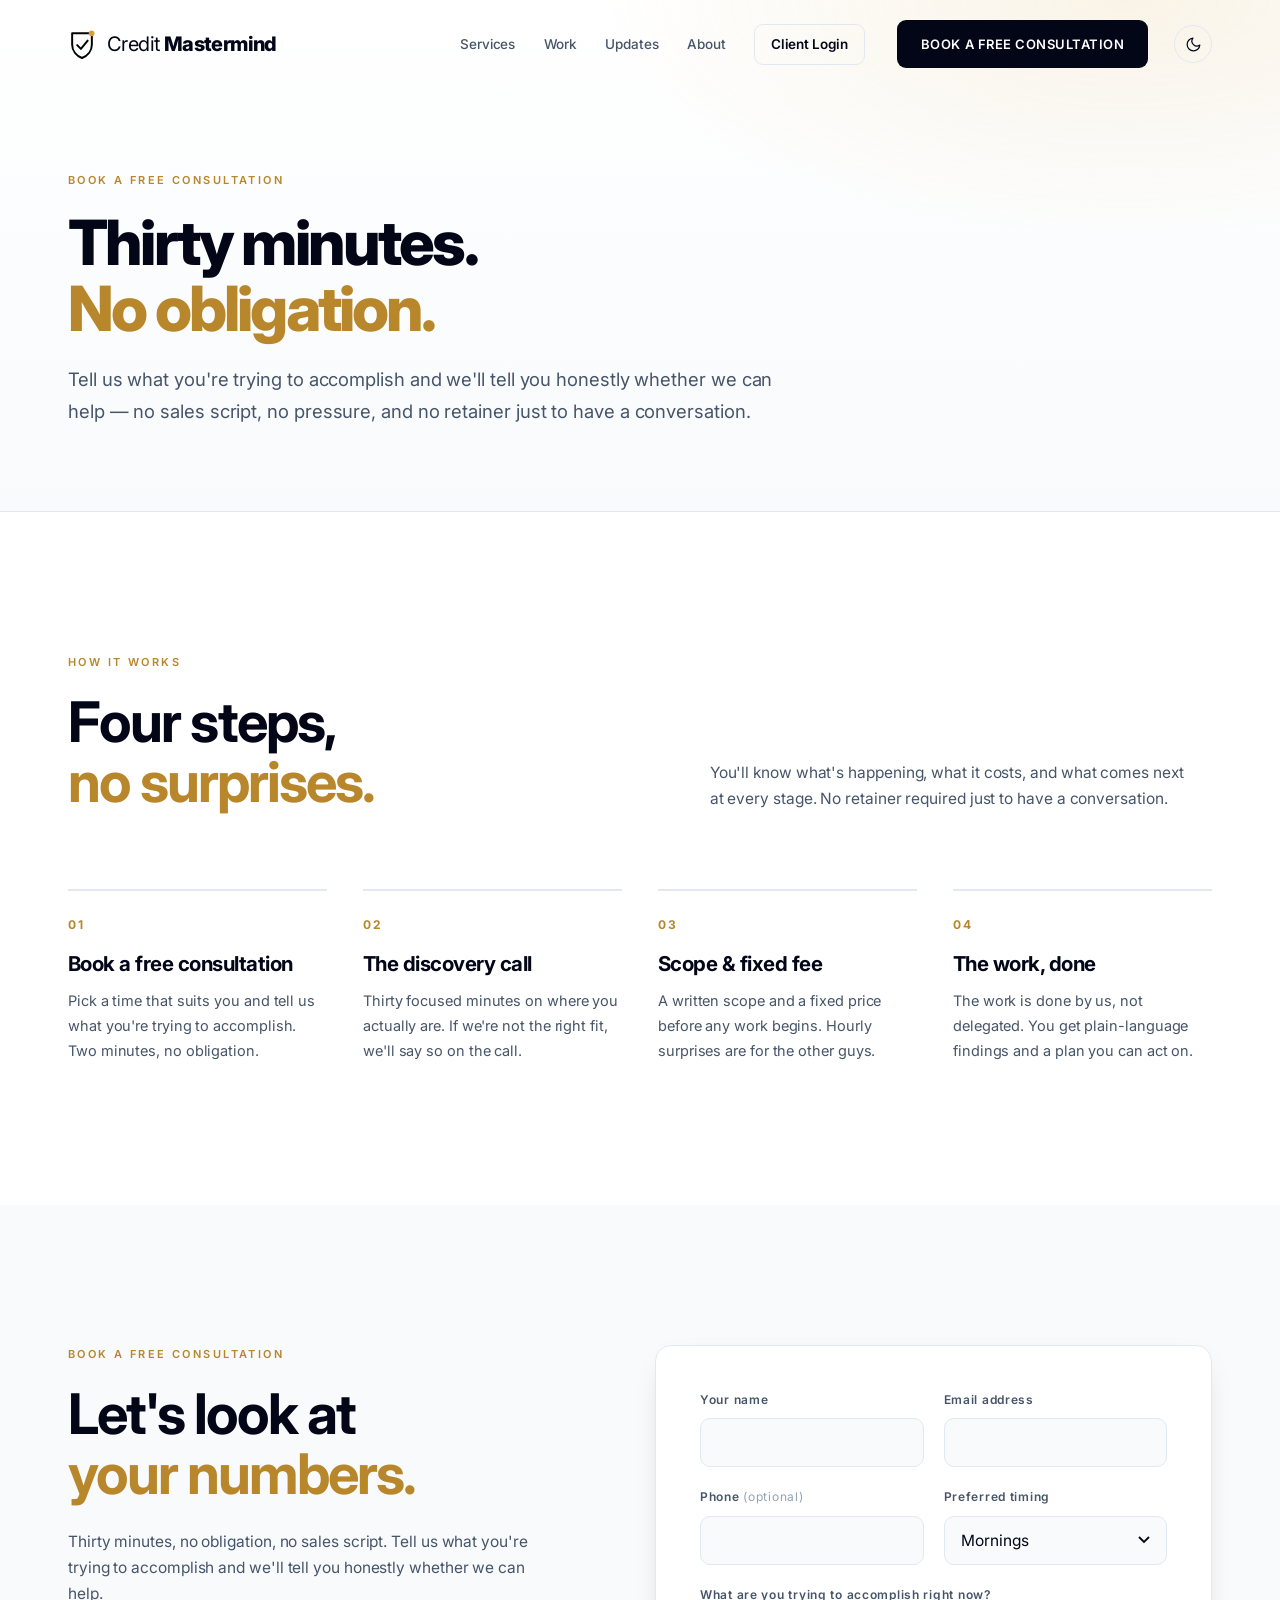
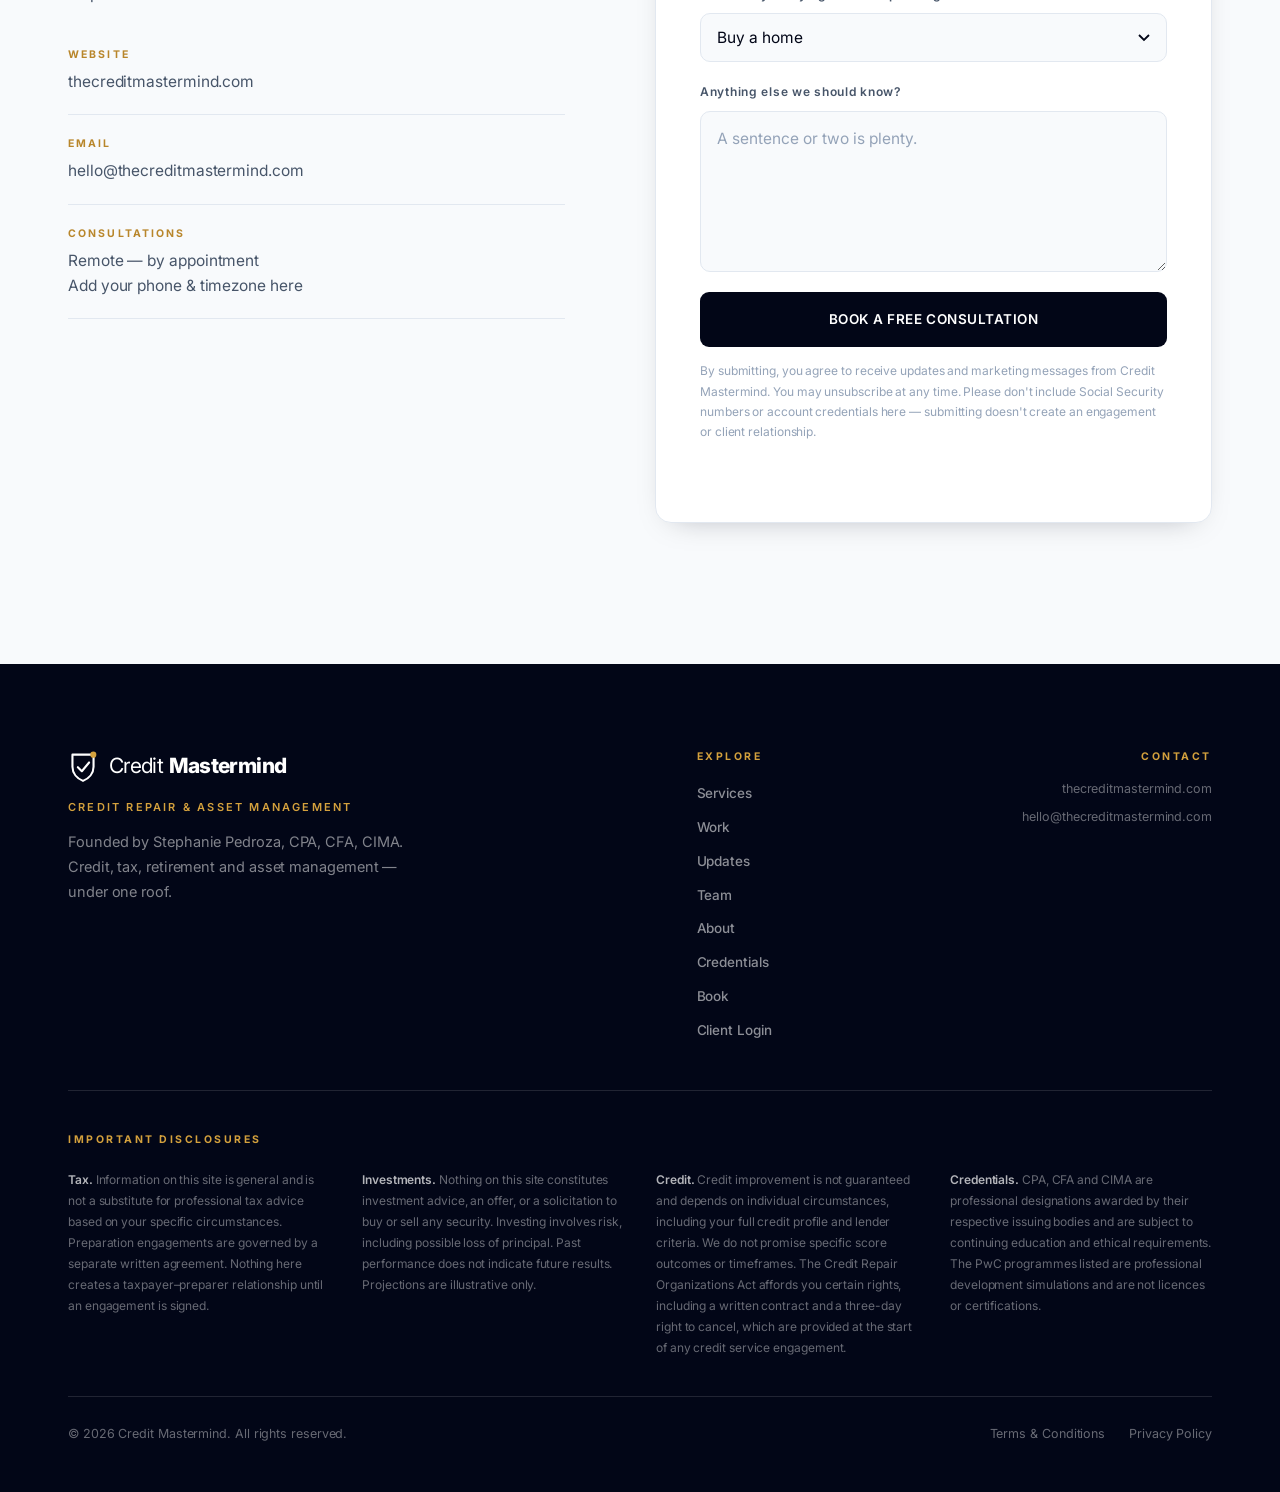
<file: book/index.html>
<!DOCTYPE html>
<html lang="en">
<head>
  <meta charset="UTF-8" />
  <meta name="viewport" content="width=device-width, initial-scale=1.0" />
  <title>Book a Free Consultation | Credit Mastermind</title>
  <meta name="description" content="Book a free thirty-minute consultation with Credit Mastermind. No obligation and no sales script — tell us what you're trying to accomplish and we'll tell you honestly whether we can help." />
  <meta name="theme-color" content="#020617" />
  <link rel="canonical" href="https://thecreditmastermind.com/book/" />
  <link rel="icon" type="image/svg+xml" href="../assets/favicon.svg" />

  <meta property="og:type" content="website" />
  <meta property="og:url" content="https://thecreditmastermind.com/book/" />
  <meta property="og:title" content="Book a Free Consultation | Credit Mastermind" />
  <meta property="og:description" content="Book a free thirty-minute consultation with Credit Mastermind. No obligation, no sales script." />
  <meta property="og:site_name" content="Credit Mastermind" />
  <meta property="og:image" content="https://thecreditmastermind.com/assets/og-image.png" />
  <meta property="og:image:width" content="1200" />
  <meta property="og:image:height" content="630" />
  <meta property="og:image:alt" content="Credit Mastermind — Repair the credit. Build the wealth." />

  <meta name="twitter:card" content="summary_large_image" />
  <meta name="twitter:title" content="Book a Free Consultation | Credit Mastermind" />
  <meta name="twitter:description" content="Book a free thirty-minute consultation with Credit Mastermind. No obligation, no sales script." />
  <meta name="twitter:image" content="https://thecreditmastermind.com/assets/og-image.png" />

  <link rel="preconnect" href="https://fonts.googleapis.com" />
  <link rel="preconnect" href="https://fonts.gstatic.com" crossorigin />
  <link href="https://fonts.googleapis.com/css2?family=Inter:wght@300;400;500;600;700;800&display=swap" rel="stylesheet" />

  <link rel="stylesheet" href="../css/styles.css" />
  <script>
    (function () {
      try {
        var t = localStorage.getItem("cm-theme") ||
          (window.matchMedia("(prefers-color-scheme: dark)").matches ? "dark" : "light");
        document.documentElement.setAttribute("data-theme", t);
      } catch (e) {
        document.documentElement.setAttribute("data-theme", "light");
      }
    })();
  </script>
</head>
<body>

  <!-- ============ PRELOADER ============ -->
  <div class="preloader" id="preloader">
    <span class="preloader__mark">
      <img src="../assets/logo-mark.svg" alt="" width="34" height="38" />
      <span>Credit <b>Mastermind</b></span>
    </span>
  </div>

  <!-- ============ NAV ============ -->
  <header class="nav" id="nav">
    <div class="nav__inner">
      <a href="../" class="nav__logo" aria-label="Credit Mastermind home">
        <img class="nav__mark" src="../assets/logo-mark.svg" alt="" width="30" height="34" />
        <span class="nav__wordmark">Credit <b>Mastermind</b></span>
      </a>

      <div class="nav__right">
        <nav class="nav__links" id="navLinks" aria-label="Primary">
          <a href="../services/" class="nav__link">Services</a>
          <a href="../#work" class="nav__link">Work</a>
          <a href="../#updates" class="nav__link">Updates</a>
          <a href="../about/" class="nav__link">About</a>
          <a href="../#portal" class="nav__link nav__link--portal">Client Login</a>
          <a href="../book/" class="btn btn--dark nav__cta">Book a Free Consultation</a>
        </nav>

        <div class="nav__tools">
          <a href="../book/" class="btn btn--dark nav__signup">Sign Up</a>
          <button class="theme-toggle" id="themeToggle" type="button"
                  aria-label="Switch to dark mode" title="Dark mode">
            <svg class="icon-moon" viewBox="0 0 24 24" fill="none" stroke="currentColor"
                 stroke-width="1.7" stroke-linecap="round" stroke-linejoin="round" aria-hidden="true">
              <path d="M21 12.79A9 9 0 1 1 11.21 3a7 7 0 0 0 9.79 9.79z" />
            </svg>
            <svg class="icon-sun" viewBox="0 0 24 24" fill="none" stroke="currentColor"
                 stroke-width="1.7" stroke-linecap="round" aria-hidden="true">
              <circle cx="12" cy="12" r="4" />
              <path d="M12 2v2M12 20v2M4.9 4.9l1.4 1.4M17.7 17.7l1.4 1.4M2 12h2M20 12h2M4.9 19.1l1.4-1.4M17.7 6.3l1.4-1.4" />
            </svg>
          </button>

          <button class="nav__toggle" id="navToggle" aria-label="Toggle menu" aria-expanded="false">
            <span></span><span></span>
          </button>
        </div>
      </div>
    </div>
  </header>

  <main id="top">

    <!-- ============ PAGE HERO ============ -->
    <section class="page-hero">
      <div class="container">
        <p class="eyebrow reveal">Book a free consultation</p>
        <h1 class="reveal" data-delay="1">Thirty minutes.<br /><em>No obligation.</em></h1>
        <p class="page-hero__lede reveal" data-delay="2">Tell us what you're trying to accomplish and we'll tell you honestly whether we can help — no sales script, no pressure, and no retainer just to have a conversation.</p>
      </div>
    </section>


<!-- ============ PROCESS ============ -->
    <section class="section section--tint" id="process">
      <div class="container">
        <div class="section__head reveal">
          <div>
            <p class="eyebrow">How it works</p>
            <h2 class="section__title">Four steps,<br /><em>no surprises.</em></h2>
          </div>
          <p class="section__note">
            You'll know what's happening, what it costs, and what comes next at
            every stage. No retainer required just to have a conversation.
          </p>
        </div>

        <ol class="steps">
          <li class="step reveal">
            <span class="step__num">01</span>
            <h3>Book a free consultation</h3>
            <p>Pick a time that suits you and tell us what you're trying to accomplish. Two minutes, no obligation.</p>
          </li>
          <li class="step reveal" data-delay="1">
            <span class="step__num">02</span>
            <h3>The discovery call</h3>
            <p>Thirty focused minutes on where you actually are. If we're not the right fit, we'll say so on the call.</p>
          </li>
          <li class="step reveal" data-delay="2">
            <span class="step__num">03</span>
            <h3>Scope &amp; fixed fee</h3>
            <p>A written scope and a fixed price before any work begins. Hourly surprises are for the other guys.</p>
          </li>
          <li class="step reveal" data-delay="3">
            <span class="step__num">04</span>
            <h3>The work, done</h3>
            <p>The work is done by us, not delegated. You get plain-language findings and a plan you can act on.</p>
          </li>
        </ol>
      </div>
    </section>

<!-- ============ BOOK ============ -->
    <section class="section" id="book">
      <div class="container contact">
        <div class="contact__intro reveal">
          <p class="eyebrow">Book a free consultation</p>
          <h2 class="section__title">Let's look at<br /><em>your numbers.</em></h2>
          <p class="section__note">
            Thirty minutes, no obligation, no sales script. Tell us what you're
            trying to accomplish and we'll tell you honestly whether we can help.
          </p>

          <ul class="contact__details">
            <li>
              <span>Website</span>
              <a href="https://thecreditmastermind.com">thecreditmastermind.com</a>
            </li>
            <li>
              <span>Email</span>
              <a href="mailto:hello@thecreditmastermind.com">hello@thecreditmastermind.com</a>
            </li>
            <li>
              <span>Consultations</span>
              <address>Remote — by appointment<br />Add your phone &amp; timezone here</address>
            </li>
          </ul>
        </div>

        <form class="form reveal" data-delay="1" id="contactForm" name="booking" method="POST" data-netlify="true" netlify-honeypot="bot-field" novalidate>
          <input type="hidden" name="form-name" value="booking" />
          <p aria-hidden="true" style="position:absolute;left:-9999px;top:-9999px;">
            <label>Leave this field empty <input type="text" name="bot-field" tabindex="-1" autocomplete="off" /></label>
          </p>
          <div class="field">
            <label for="name">Your name</label>
            <input type="text" id="name" name="name" autocomplete="name" required />
            <small class="field__error">Please tell us your name.</small>
          </div>

          <div class="field">
            <label for="email">Email address</label>
            <input type="email" id="email" name="email" autocomplete="email" required />
            <small class="field__error">Please enter a valid email.</small>
          </div>

          <div class="field">
            <label for="phone">Phone <span>(optional)</span></label>
            <input type="tel" id="phone" name="phone" autocomplete="tel" />
          </div>

          <div class="field">
            <label for="timing">Preferred timing</label>
            <select id="timing" name="timing">
              <option>Mornings</option>
              <option>Afternoons</option>
              <option>Evenings</option>
              <option>I'm flexible</option>
            </select>
          </div>

          <div class="field field--full">
            <label for="goal">What are you trying to accomplish right now?</label>
            <select id="goal" name="goal">
              <option>Buy a home</option>
              <option>Buy a car</option>
              <option>Fix or rebuild my credit</option>
              <option>Remove collections / charge-offs</option>
              <option>Business credit or funding</option>
              <option>Tax planning or filing</option>
              <option>401(k) or IRA strategy</option>
              <option>Stocks &amp; asset management</option>
              <option>More than one of these</option>
              <option>Just want financial education</option>
            </select>
          </div>

          <div class="field field--full">
            <label for="message">Anything else we should know?</label>
            <textarea id="message" name="message" rows="5" placeholder="A sentence or two is plenty."></textarea>
          </div>

          <div class="field field--full form__foot">
            <button type="submit" class="btn btn--dark btn--wide btn--lg">Book a Free Consultation</button>
            <p class="form__note">
              By submitting, you agree to receive updates and marketing messages
              from Credit Mastermind. You may unsubscribe at any time. Please don't
              include Social Security numbers or account credentials here —
              submitting doesn't create an engagement or client relationship.
            </p>
            <p class="form__status" id="formStatus" role="status" aria-live="polite"></p>
          </div>
        </form>
      </div>
    </section>

  </main>

</main>

  <!-- ============ FOOTER ============ -->
  <footer class="footer">
    <div class="container footer__inner">
      <div class="footer__brand">
        <a href="../" class="footer__logo">
          <img src="../assets/logo-mark-light.svg" alt="" width="32" height="36" />
          <span>Credit <b>Mastermind</b></span>
        </a>
        <p class="footer__tag">Credit Repair &amp; Asset Management</p>
        <p>
          Founded by Stephanie Pedroza, CPA, CFA, CIMA. Credit, tax, retirement
          and asset management — under one roof.
        </p>
      </div>

      <nav class="footer__nav" aria-label="Footer">
        <p class="footer__col-title">Explore</p>
        <a href="../services/">Services</a>
        <a href="../#work">Work</a>
        <a href="../#updates">Updates</a>
        <a href="../#team">Team</a>
        <a href="../about/">About</a>
        <a href="../about/#credentials">Credentials</a>
        <a href="../book/">Book</a>
        <a href="../#portal">Client Login</a>
      </nav>

      <div class="footer__meta">
        <p class="footer__col-title">Contact</p>
        <p><a href="https://thecreditmastermind.com">thecreditmastermind.com</a></p>
        <p><a href="mailto:hello@thecreditmastermind.com">hello@thecreditmastermind.com</a></p>
      </div>
    </div>

    <div class="container">
      <div class="disclaimers">
        <h4>Important disclosures</h4>
        <div class="disclaimers__grid">
          <p><strong>Tax.</strong> Information on this site is general and is not a substitute for professional tax advice based on your specific circumstances. Preparation engagements are governed by a separate written agreement. Nothing here creates a taxpayer–preparer relationship until an engagement is signed.</p>
          <p><strong>Investments.</strong> Nothing on this site constitutes investment advice, an offer, or a solicitation to buy or sell any security. Investing involves risk, including possible loss of principal. Past performance does not indicate future results. Projections are illustrative only.</p>
          <p><strong>Credit.</strong> Credit improvement is not guaranteed and depends on individual circumstances, including your full credit profile and lender criteria. We do not promise specific score outcomes or timeframes. The Credit Repair Organizations Act affords you certain rights, including a written contract and a three-day right to cancel, which are provided at the start of any credit service engagement.</p>
          <p><strong>Credentials.</strong> CPA, CFA and CIMA are professional designations awarded by their respective issuing bodies and are subject to continuing education and ethical requirements. The PwC programmes listed are professional development simulations and are not licences or certifications.</p>
        </div>
      </div>

      <div class="footer__legal">
        <p>&copy; <span id="year">2026</span> Credit Mastermind. All rights reserved.</p>
        <nav aria-label="Legal">
          <a href="#">Terms &amp; Conditions</a>
          <a href="#">Privacy Policy</a>
        </nav>
      </div>
    </div>
  </footer>

<script src="../js/main.js"></script>
</body>
</html>
</file>
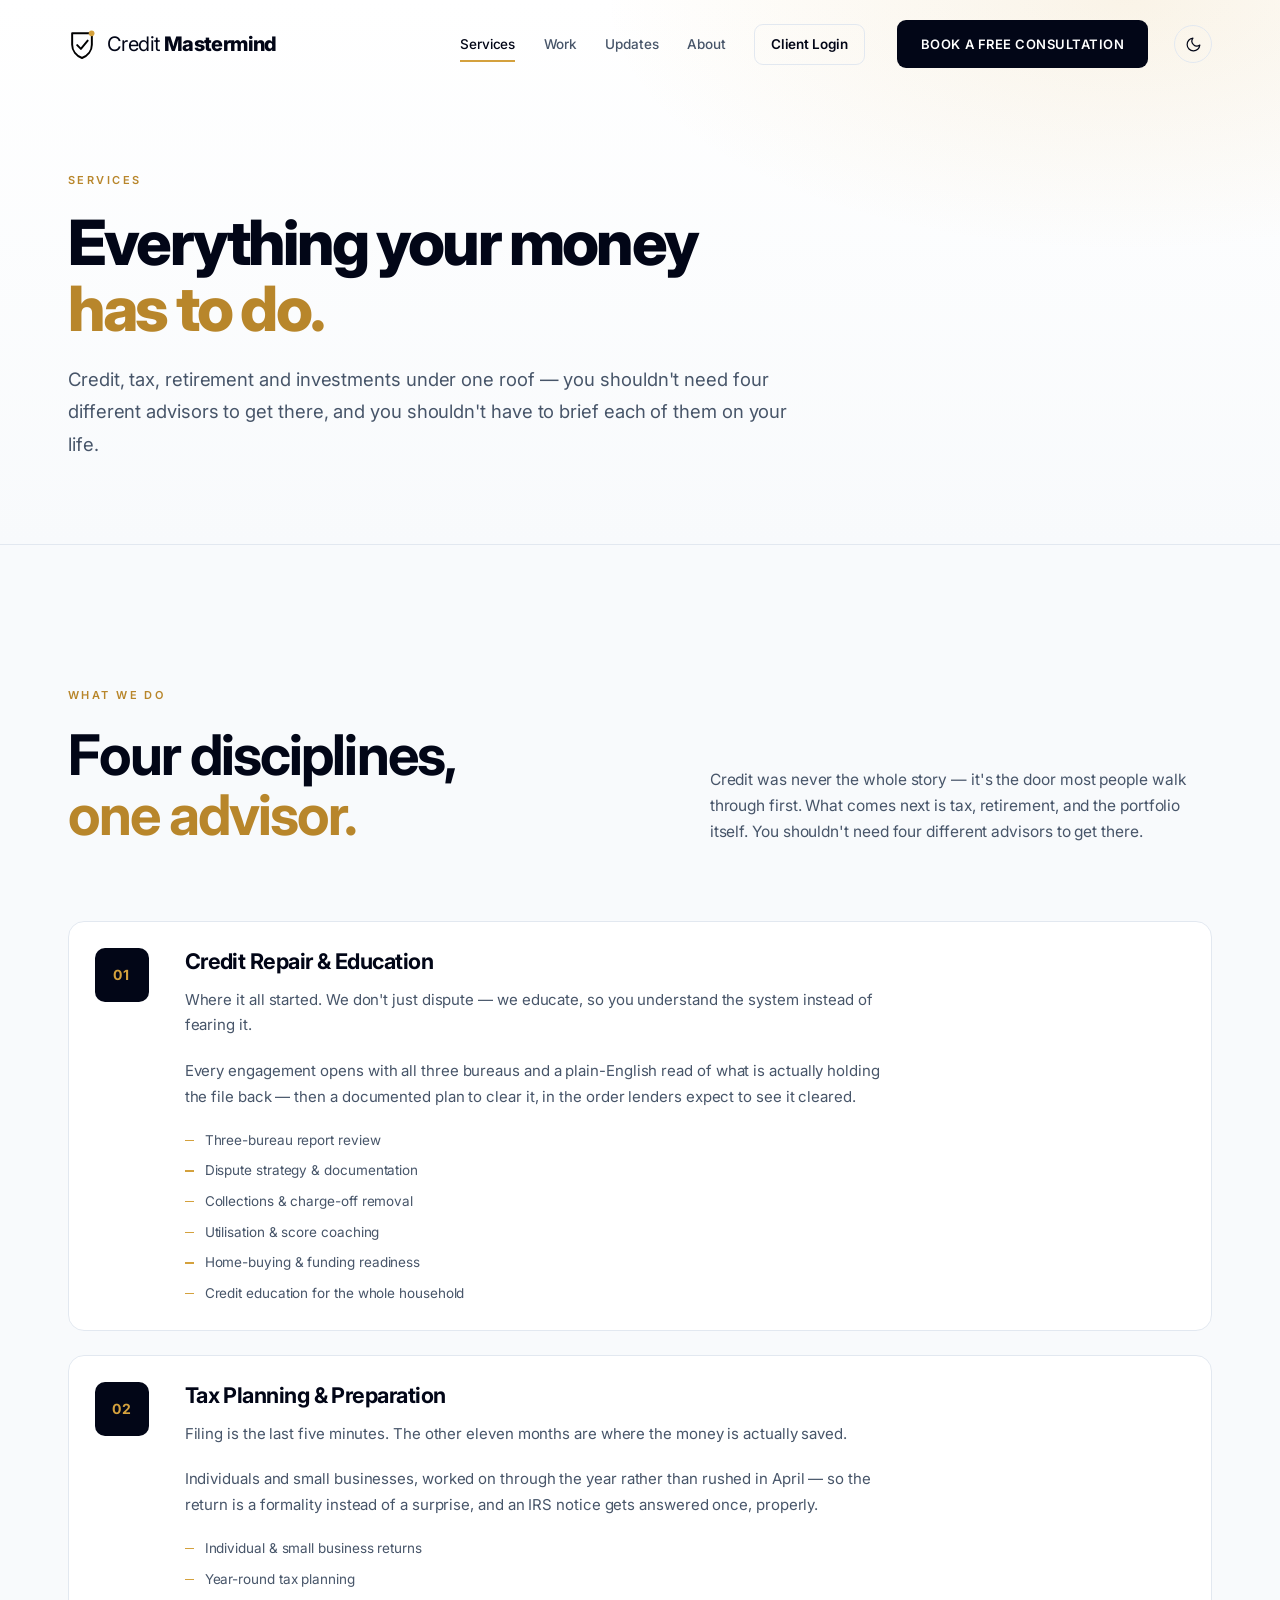
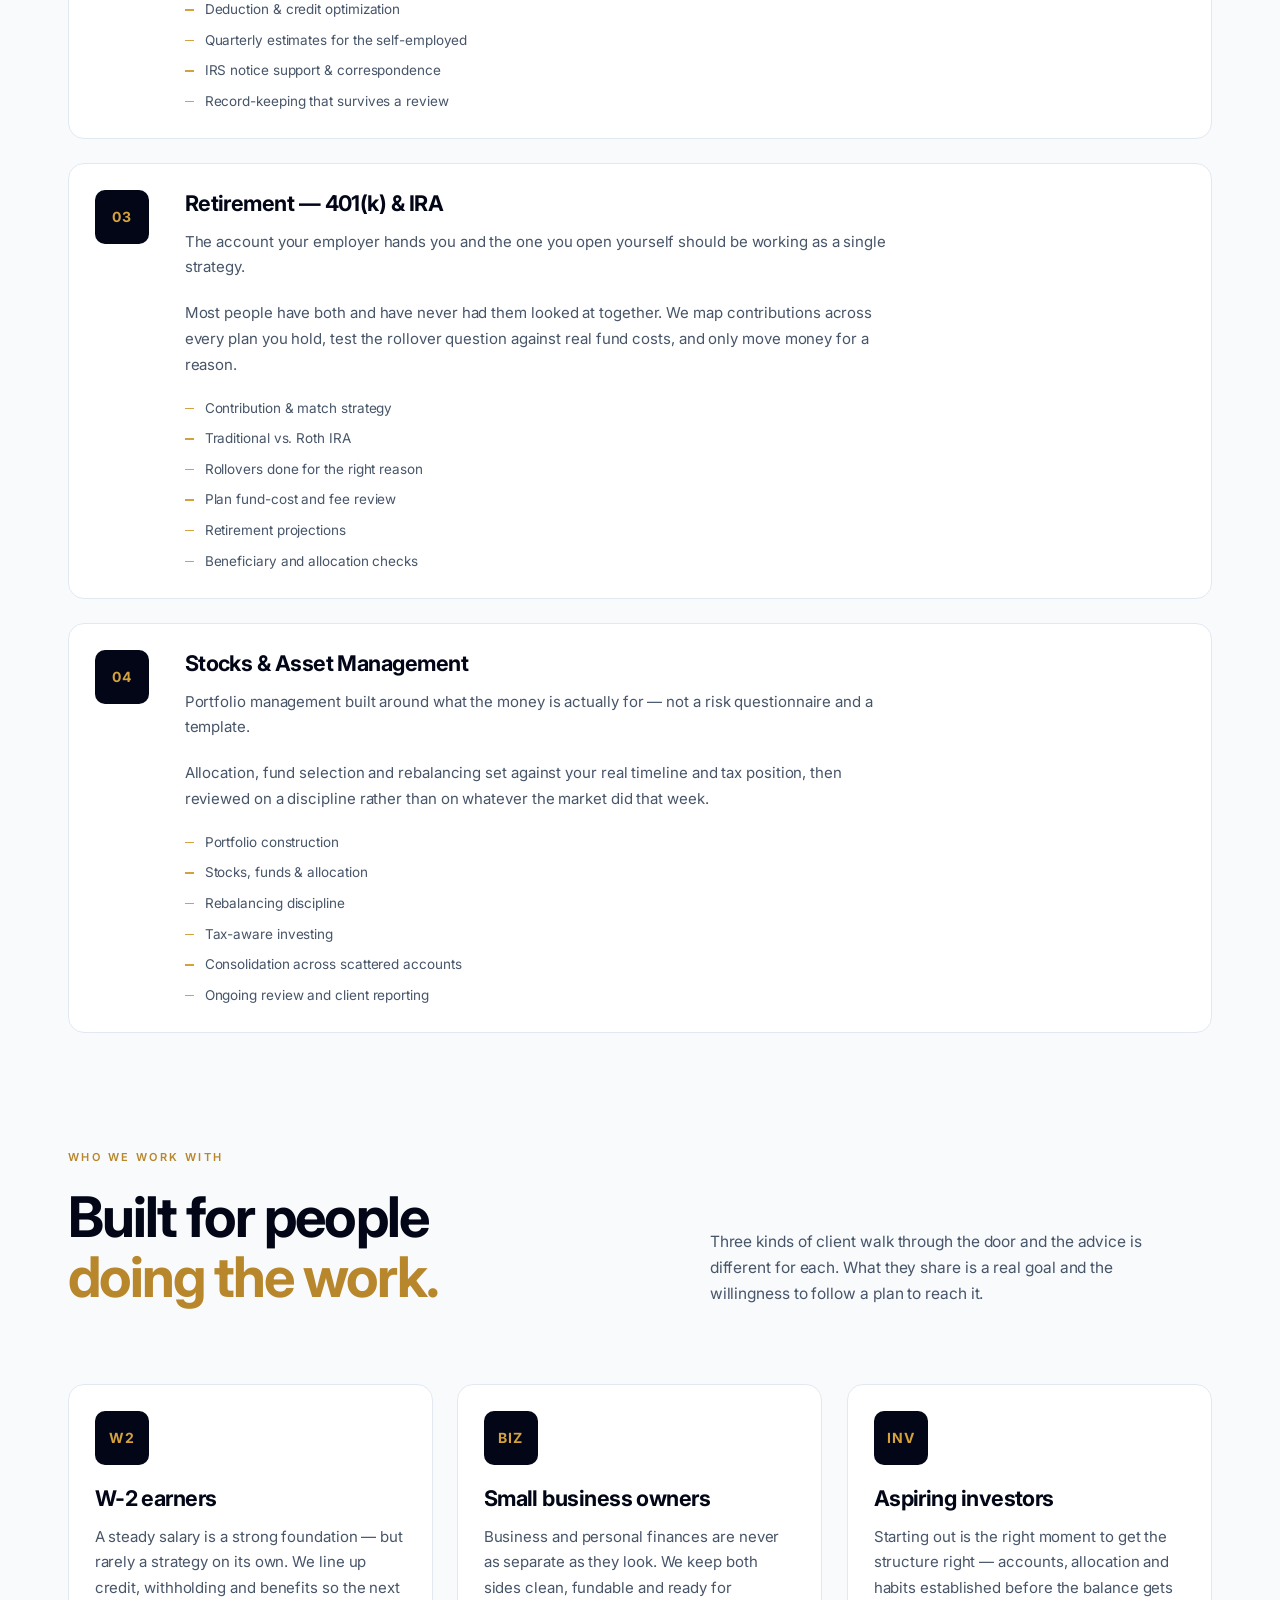
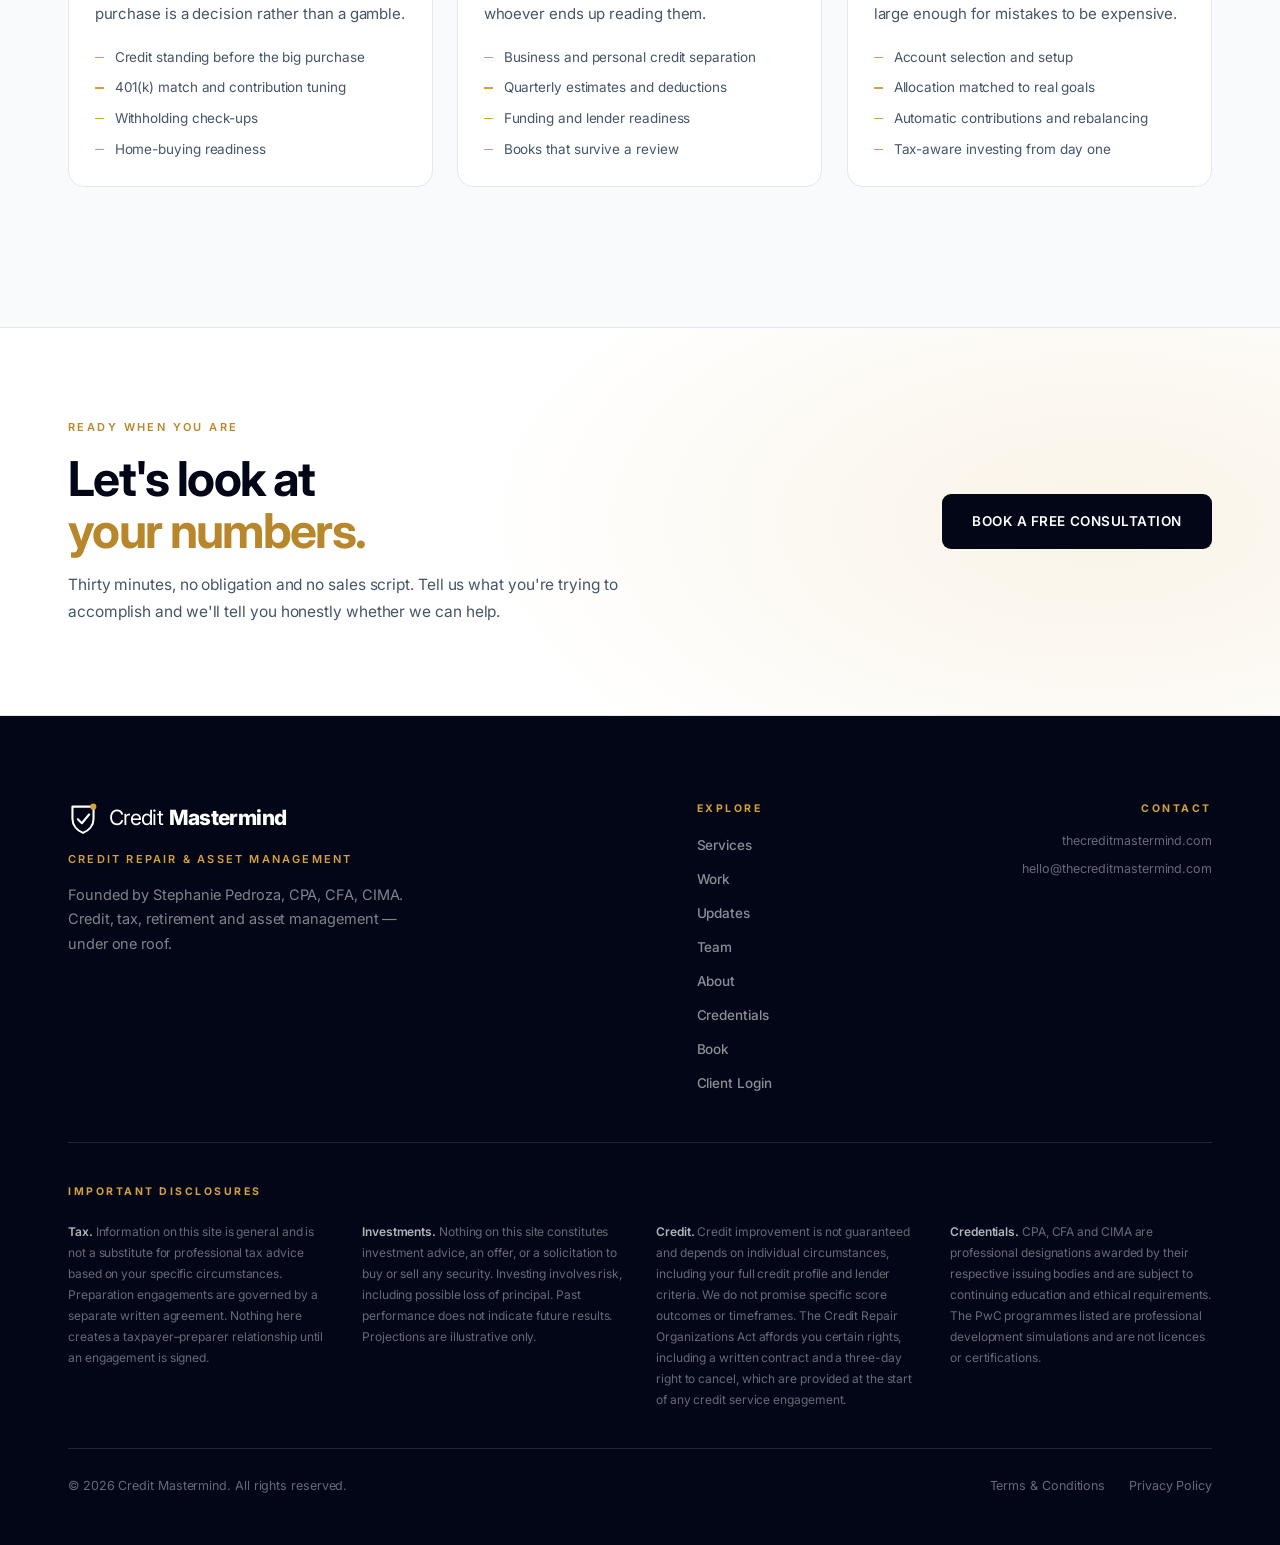
<file: services/index.html>
<!DOCTYPE html>
<html lang="en">
<head>
  <meta charset="UTF-8" />
  <meta name="viewport" content="width=device-width, initial-scale=1.0" />
  <title>Services — Credit Repair, Tax, Retirement &amp; Asset Management | Credit Mastermind</title>
  <meta name="description" content="Credit repair and education, tax planning and preparation, 401(k) and IRA strategy, and stocks and asset management — four disciplines, one advisor." />
  <meta name="theme-color" content="#020617" />
  <link rel="canonical" href="https://thecreditmastermind.com/services/" />
  <link rel="icon" type="image/svg+xml" href="../assets/favicon.svg" />

  <meta property="og:type" content="website" />
  <meta property="og:url" content="https://thecreditmastermind.com/services/" />
  <meta property="og:title" content="Services — Credit Repair, Tax, Retirement &amp; Asset Management" />
  <meta property="og:description" content="Credit repair and education, tax planning and preparation, 401(k) and IRA strategy, and stocks and asset management — four disciplines, one advisor." />
  <meta property="og:site_name" content="Credit Mastermind" />
  <meta property="og:image" content="https://thecreditmastermind.com/assets/og-image.png" />
  <meta property="og:image:width" content="1200" />
  <meta property="og:image:height" content="630" />
  <meta property="og:image:alt" content="Credit Mastermind — Repair the credit. Build the wealth." />

  <meta name="twitter:card" content="summary_large_image" />
  <meta name="twitter:title" content="Services — Credit Repair, Tax, Retirement &amp; Asset Management" />
  <meta name="twitter:description" content="Credit repair and education, tax planning and preparation, 401(k) and IRA strategy, and stocks and asset management — four disciplines, one advisor." />
  <meta name="twitter:image" content="https://thecreditmastermind.com/assets/og-image.png" />

  <link rel="preconnect" href="https://fonts.googleapis.com" />
  <link rel="preconnect" href="https://fonts.gstatic.com" crossorigin />
  <link href="https://fonts.googleapis.com/css2?family=Inter:wght@300;400;500;600;700;800&display=swap" rel="stylesheet" />

  <link rel="stylesheet" href="../css/styles.css" />
  <script>
    (function () {
      try {
        var t = localStorage.getItem("cm-theme") ||
          (window.matchMedia("(prefers-color-scheme: dark)").matches ? "dark" : "light");
        document.documentElement.setAttribute("data-theme", t);
      } catch (e) {
        document.documentElement.setAttribute("data-theme", "light");
      }
    })();
  </script>
</head>
<body>

  <!-- ============ PRELOADER ============ -->
  <div class="preloader" id="preloader">
    <span class="preloader__mark">
      <img src="../assets/logo-mark.svg" alt="" width="34" height="38" />
      <span>Credit <b>Mastermind</b></span>
    </span>
  </div>

  <!-- ============ NAV ============ -->
  <header class="nav" id="nav">
    <div class="nav__inner">
      <a href="../" class="nav__logo" aria-label="Credit Mastermind home">
        <img class="nav__mark" src="../assets/logo-mark.svg" alt="" width="30" height="34" />
        <span class="nav__wordmark">Credit <b>Mastermind</b></span>
      </a>

      <div class="nav__right">
        <nav class="nav__links" id="navLinks" aria-label="Primary">
          <a href="../services/" class="nav__link is-current">Services</a>
          <a href="../#work" class="nav__link">Work</a>
          <a href="../#updates" class="nav__link">Updates</a>
          <a href="../about/" class="nav__link">About</a>
          <a href="../#portal" class="nav__link nav__link--portal">Client Login</a>
          <a href="../book/" class="btn btn--dark nav__cta">Book a Free Consultation</a>
        </nav>

        <div class="nav__tools">
          <a href="../book/" class="btn btn--dark nav__signup">Sign Up</a>
          <button class="theme-toggle" id="themeToggle" type="button"
                  aria-label="Switch to dark mode" title="Dark mode">
            <svg class="icon-moon" viewBox="0 0 24 24" fill="none" stroke="currentColor"
                 stroke-width="1.7" stroke-linecap="round" stroke-linejoin="round" aria-hidden="true">
              <path d="M21 12.79A9 9 0 1 1 11.21 3a7 7 0 0 0 9.79 9.79z" />
            </svg>
            <svg class="icon-sun" viewBox="0 0 24 24" fill="none" stroke="currentColor"
                 stroke-width="1.7" stroke-linecap="round" aria-hidden="true">
              <circle cx="12" cy="12" r="4" />
              <path d="M12 2v2M12 20v2M4.9 4.9l1.4 1.4M17.7 17.7l1.4 1.4M2 12h2M20 12h2M4.9 19.1l1.4-1.4M17.7 6.3l1.4-1.4" />
            </svg>
          </button>

          <button class="nav__toggle" id="navToggle" aria-label="Toggle menu" aria-expanded="false">
            <span></span><span></span>
          </button>
        </div>
      </div>
    </div>
  </header>

  <main id="top">

    <!-- ============ PAGE HERO ============ -->
    <section class="page-hero">
      <div class="container">
        <p class="eyebrow reveal">Services</p>
        <h1 class="reveal" data-delay="1">Everything your money<br /><em>has to do.</em></h1>
        <p class="page-hero__lede reveal" data-delay="2">Credit, tax, retirement and investments under one roof — you shouldn't need four different advisors to get there, and you shouldn't have to brief each of them on your life.</p>
      </div>
    </section>


    <!-- ============ SERVICES ============ -->
    <section class="section" id="services">
      <div class="container">
        <div class="section__head reveal">
          <div>
            <p class="eyebrow">What we do</p>
            <h2 class="section__title">Four disciplines,<br /><em>one advisor.</em></h2>
          </div>
          <p class="section__note">
            Credit was never the whole story — it's the door most people walk
            through first. What comes next is tax, retirement, and the portfolio
            itself. You shouldn't need four different advisors to get there.
          </p>
        </div>

        <div class="services services--detail">
          <article class="service service--detail reveal">
            <div class="service__icon">01</div>
            <div class="service__body">
              <h3>Credit Repair &amp; Education</h3>
              <p>Where it all started. We don't just dispute — we educate, so you
                understand the system instead of fearing it.</p>
              <p>Every engagement opens with all three bureaus and a plain-English
                read of what is actually holding the file back — then a documented
                plan to clear it, in the order lenders expect to see it cleared.</p>
              <ul>
                <li>Three-bureau report review</li>
                <li>Dispute strategy &amp; documentation</li>
                <li>Collections &amp; charge-off removal</li>
                <li>Utilisation &amp; score coaching</li>
                <li>Home-buying &amp; funding readiness</li>
                <li>Credit education for the whole household</li>
              </ul>
            </div>
          </article>

          <article class="service service--detail reveal" data-delay="1">
            <div class="service__icon">02</div>
            <div class="service__body">
              <h3>Tax Planning &amp; Preparation</h3>
              <p>Filing is the last five minutes. The other eleven months are where
                the money is actually saved.</p>
              <p>Individuals and small businesses, worked on through the year rather
                than rushed in April — so the return is a formality instead of a
                surprise, and an IRS notice gets answered once, properly.</p>
              <ul>
                <li>Individual &amp; small business returns</li>
                <li>Year-round tax planning</li>
                <li>Deduction &amp; credit optimization</li>
                <li>Quarterly estimates for the self-employed</li>
                <li>IRS notice support &amp; correspondence</li>
                <li>Record-keeping that survives a review</li>
              </ul>
            </div>
          </article>

          <article class="service service--detail reveal" data-delay="2">
            <div class="service__icon">03</div>
            <div class="service__body">
              <h3>Retirement — 401(k) &amp; IRA</h3>
              <p>The account your employer hands you and the one you open yourself
                should be working as a single strategy.</p>
              <p>Most people have both and have never had them looked at together.
                We map contributions across every plan you hold, test the rollover
                question against real fund costs, and only move money for a reason.</p>
              <ul>
                <li>Contribution &amp; match strategy</li>
                <li>Traditional vs. Roth IRA</li>
                <li>Rollovers done for the right reason</li>
                <li>Plan fund-cost and fee review</li>
                <li>Retirement projections</li>
                <li>Beneficiary and allocation checks</li>
              </ul>
            </div>
          </article>

          <article class="service service--detail reveal" data-delay="3">
            <div class="service__icon">04</div>
            <div class="service__body">
              <h3>Stocks &amp; Asset Management</h3>
              <p>Portfolio management built around what the money is actually for —
                not a risk questionnaire and a template.</p>
              <p>Allocation, fund selection and rebalancing set against your real
                timeline and tax position, then reviewed on a discipline rather
                than on whatever the market did that week.</p>
              <ul>
                <li>Portfolio construction</li>
                <li>Stocks, funds &amp; allocation</li>
                <li>Rebalancing discipline</li>
                <li>Tax-aware investing</li>
                <li>Consolidation across scattered accounts</li>
                <li>Ongoing review and client reporting</li>
              </ul>
            </div>
          </article>
        </div>

        <div class="section__head section__head--sub reveal" id="audience">
          <div>
            <p class="eyebrow">Who we work with</p>
            <h2 class="section__title">Built for people<br /><em>doing the work.</em></h2>
          </div>
          <p class="section__note">
            Three kinds of client walk through the door and the advice is
            different for each. What they share is a real goal and the
            willingness to follow a plan to reach it.
          </p>
        </div>

        <div class="services services--audience">
          <article class="service reveal">
            <div class="service__icon">W2</div>
            <div class="service__body">
              <h3>W-2 earners</h3>
              <p>A steady salary is a strong foundation — but rarely a strategy on
                its own. We line up credit, withholding and benefits so the next
                purchase is a decision rather than a gamble.</p>
              <ul>
                <li>Credit standing before the big purchase</li>
                <li>401(k) match and contribution tuning</li>
                <li>Withholding check-ups</li>
                <li>Home-buying readiness</li>
              </ul>
            </div>
          </article>

          <article class="service reveal" data-delay="1">
            <div class="service__icon">BIZ</div>
            <div class="service__body">
              <h3>Small business owners</h3>
              <p>Business and personal finances are never as separate as they look.
                We keep both sides clean, fundable and ready for whoever ends up
                reading them.</p>
              <ul>
                <li>Business and personal credit separation</li>
                <li>Quarterly estimates and deductions</li>
                <li>Funding and lender readiness</li>
                <li>Books that survive a review</li>
              </ul>
            </div>
          </article>

          <article class="service reveal" data-delay="2">
            <div class="service__icon">INV</div>
            <div class="service__body">
              <h3>Aspiring investors</h3>
              <p>Starting out is the right moment to get the structure right —
                accounts, allocation and habits established before the balance
                gets large enough for mistakes to be expensive.</p>
              <ul>
                <li>Account selection and setup</li>
                <li>Allocation matched to real goals</li>
                <li>Automatic contributions and rebalancing</li>
                <li>Tax-aware investing from day one</li>
              </ul>
            </div>
          </article>
        </div>
      </div>
    </section>


    <!-- ============ CTA BAND ============ -->
    <section class="cta-band">
      <div class="container cta-band__inner reveal">
        <div class="cta-band__text">
          <p class="eyebrow">Ready when you are</p>
          <h2>Let's look at<br /><em>your numbers.</em></h2>
          <p>Thirty minutes, no obligation and no sales script. Tell us what
            you're trying to accomplish and we'll tell you honestly whether
            we can help.</p>
        </div>
        <a href="../book/" class="btn btn--dark btn--lg">Book a Free Consultation</a>
      </div>
    </section>


  </main>

</main>

  <!-- ============ FOOTER ============ -->
  <footer class="footer">
    <div class="container footer__inner">
      <div class="footer__brand">
        <a href="../" class="footer__logo">
          <img src="../assets/logo-mark-light.svg" alt="" width="32" height="36" />
          <span>Credit <b>Mastermind</b></span>
        </a>
        <p class="footer__tag">Credit Repair &amp; Asset Management</p>
        <p>
          Founded by Stephanie Pedroza, CPA, CFA, CIMA. Credit, tax, retirement
          and asset management — under one roof.
        </p>
      </div>

      <nav class="footer__nav" aria-label="Footer">
        <p class="footer__col-title">Explore</p>
        <a href="../services/">Services</a>
        <a href="../#work">Work</a>
        <a href="../#updates">Updates</a>
        <a href="../#team">Team</a>
        <a href="../about/">About</a>
        <a href="../about/#credentials">Credentials</a>
        <a href="../book/">Book</a>
        <a href="../#portal">Client Login</a>
      </nav>

      <div class="footer__meta">
        <p class="footer__col-title">Contact</p>
        <p><a href="https://thecreditmastermind.com">thecreditmastermind.com</a></p>
        <p><a href="mailto:hello@thecreditmastermind.com">hello@thecreditmastermind.com</a></p>
      </div>
    </div>

    <div class="container">
      <div class="disclaimers">
        <h4>Important disclosures</h4>
        <div class="disclaimers__grid">
          <p><strong>Tax.</strong> Information on this site is general and is not a substitute for professional tax advice based on your specific circumstances. Preparation engagements are governed by a separate written agreement. Nothing here creates a taxpayer–preparer relationship until an engagement is signed.</p>
          <p><strong>Investments.</strong> Nothing on this site constitutes investment advice, an offer, or a solicitation to buy or sell any security. Investing involves risk, including possible loss of principal. Past performance does not indicate future results. Projections are illustrative only.</p>
          <p><strong>Credit.</strong> Credit improvement is not guaranteed and depends on individual circumstances, including your full credit profile and lender criteria. We do not promise specific score outcomes or timeframes. The Credit Repair Organizations Act affords you certain rights, including a written contract and a three-day right to cancel, which are provided at the start of any credit service engagement.</p>
          <p><strong>Credentials.</strong> CPA, CFA and CIMA are professional designations awarded by their respective issuing bodies and are subject to continuing education and ethical requirements. The PwC programmes listed are professional development simulations and are not licences or certifications.</p>
        </div>
      </div>

      <div class="footer__legal">
        <p>&copy; <span id="year">2026</span> Credit Mastermind. All rights reserved.</p>
        <nav aria-label="Legal">
          <a href="#">Terms &amp; Conditions</a>
          <a href="#">Privacy Policy</a>
        </nav>
      </div>
    </div>
  </footer>

<script src="../js/main.js"></script>
</body>
</html>
</file>
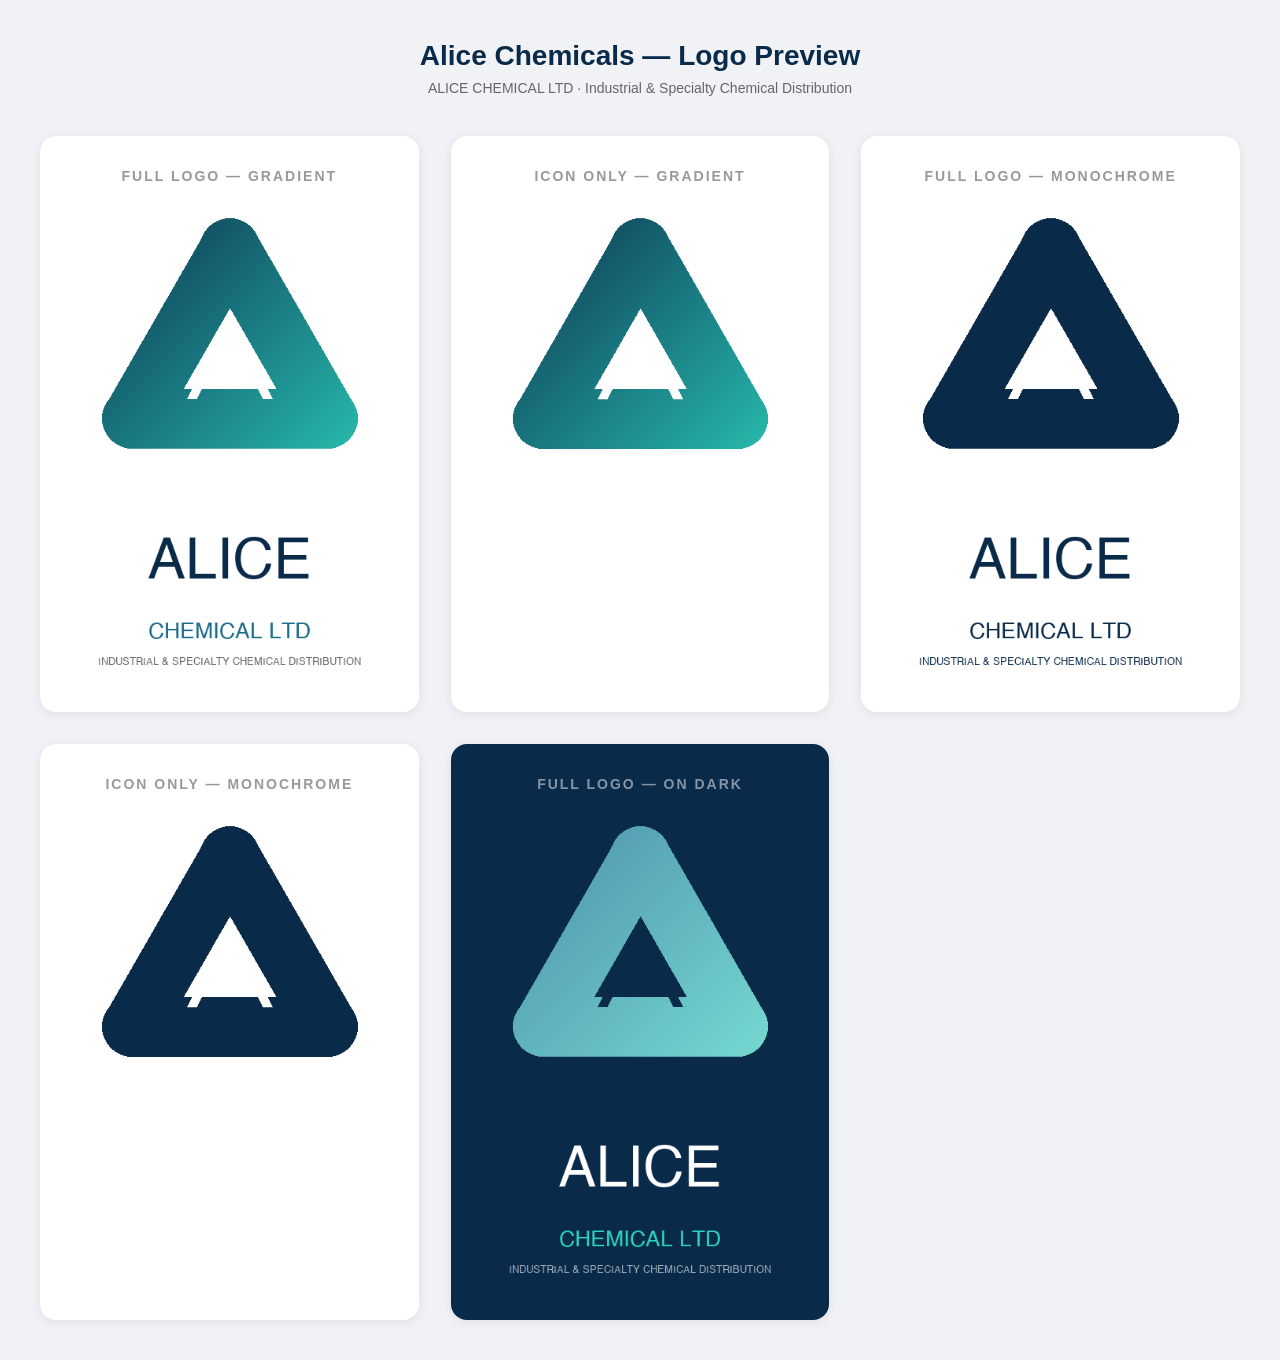
<file: logo-preview.html>
<!DOCTYPE html>
<html lang="en">
<head>
<meta charset="UTF-8">
<meta name="viewport" content="width=device-width, initial-scale=1.0">
<title>Alice Chemicals — Logo Preview</title>
<style>
  * { margin: 0; padding: 0; box-sizing: border-box; }
  body {
    font-family: -apple-system, BlinkMacSystemFont, 'Segoe UI', sans-serif;
    background: #f0f2f5;
    padding: 40px 20px;
  }
  h1 {
    text-align: center;
    font-size: 28px;
    color: #0a2a4a;
    margin-bottom: 8px;
  }
  .subtitle {
    text-align: center;
    font-size: 14px;
    color: #666;
    margin-bottom: 40px;
  }
  .grid {
    display: grid;
    grid-template-columns: repeat(auto-fit, minmax(320px, 1fr));
    gap: 32px;
    max-width: 1200px;
    margin: 0 auto;
  }
  .card {
    background: #fff;
    border-radius: 16px;
    padding: 32px;
    text-align: center;
    box-shadow: 0 2px 12px rgba(0,0,0,0.08);
  }
  .card h2 {
    font-size: 14px;
    text-transform: uppercase;
    letter-spacing: 2px;
    color: #999;
    margin-bottom: 20px;
  }
  .card img {
    max-width: 100%;
    height: auto;
  }
  .dark-card {
    background: #0a2a4a;
  }
  .dark-card h2 {
    color: rgba(255,255,255,0.5);
  }
</style>
</head>
<body>

<h1>Alice Chemicals — Logo Preview</h1>
<p class="subtitle">ALICE CHEMICAL LTD · Industrial &amp; Specialty Chemical Distribution</p>

<div class="grid">

  <div class="card">
    <h2>Full Logo — Gradient</h2>
    <img src="[data-uri]" alt="Alice Chemicals Full Logo">
  </div>

  <div class="card">
    <h2>Icon Only — Gradient</h2>
    <img src="[data-uri]" alt="Alice Chemicals Icon">
  </div>

  <div class="card">
    <h2>Full Logo — Monochrome</h2>
    <img src="[data-uri]" alt="Alice Chemicals Monochrome Logo">
  </div>

  <div class="card">
    <h2>Icon Only — Monochrome</h2>
    <img src="[data-uri]" alt="Alice Chemicals Monochrome Icon">
  </div>

  <div class="card dark-card">
    <h2>Full Logo — On Dark</h2>
    <img src="[data-uri]" alt="Alice Chemicals on Dark">
  </div>

</div>

</body>
</html>
</file>
<file: css/styles.css>
/* ==========================================================================
   Credit Mastermind — Credit Repair & Asset Management
   White · Obsidian #020617 · Gold #D4A13D
   ========================================================================== */

:root {
  --white:    #ffffff;
  --obsidian: #020617;
  --obsidian-2: #0b1220;

  --page:     #f8fafc;
  --line:     #e2e8f0;
  --line-soft:#eef2f7;

  --ink:      #020617;
  --ink-2:    #475569;
  --ink-3:    #94a3b8;

  --gold:     #d4a13d;
  --gold-deep:#b8862b;
  --gold-soft:rgba(212, 161, 61, 0.12);
  --gold-line:rgba(212, 161, 61, 0.35);

  /* theme-aware surfaces + chrome (flipped by [data-theme="dark"]) */
  --surface:      #ffffff;
  --nav-bg:       rgba(255, 255, 255, 0.9);
  --nav-bg-solid: rgba(255, 255, 255, 0.98);
  --btn-bg:       #020617;
  --btn-fg:       #ffffff;
  --btn-bg-hover: #1a2233;
  --line-strong:  #d5dde7;
  --err:          #c2410c;

  --radius:   16px;
  --radius-sm:10px;
  --radius-btn:9px;

  --sans: "Inter", -apple-system, BlinkMacSystemFont, "Segoe UI", Roboto, sans-serif;

  --container: 1240px;
  --pad: clamp(20px, 5vw, 48px);
  --section:   clamp(84px, 11vw, 150px);

  --ease: cubic-bezier(0.22, 1, 0.36, 1);
  --med:  0.5s;
  --shadow-sm: 0 1px 2px rgba(2, 6, 23, 0.05);
  --shadow-md: 0 10px 30px -18px rgba(2, 6, 23, 0.35);
  --shadow-lg: 0 30px 60px -32px rgba(2, 6, 23, 0.45);
}

/* ---------- Reset ---------- */
*, *::before, *::after { box-sizing: border-box; }

html { scroll-behavior: smooth; -webkit-text-size-adjust: 100%; }

body {
  margin: 0;
  background: var(--page);
  color: var(--ink);
  font-family: var(--sans);
  font-size: 16px;
  line-height: 1.7;
  font-weight: 400;
  letter-spacing: -0.005em;
  -webkit-font-smoothing: antialiased;
  -moz-osx-font-smoothing: grayscale;
  overflow-x: hidden;
}

img { max-width: 100%; display: block; }
a   { color: inherit; text-decoration: none; }
button { font: inherit; cursor: pointer; border: none; background: none; color: inherit; }
ul, ol { margin: 0; padding: 0; list-style: none; }
address { font-style: normal; }

::selection { background: var(--gold); color: var(--obsidian); }

:focus-visible { outline: 2px solid var(--gold); outline-offset: 3px; border-radius: 4px; }

/* ---------- Utilities ---------- */
.container {
  width: 100%;
  max-width: var(--container);
  margin-inline: auto;
  padding-inline: var(--pad);
}

.eyebrow {
  font-size: 11px;
  letter-spacing: 0.22em;
  text-transform: uppercase;
  color: var(--gold-deep);
  font-weight: 600;
  margin: 0 0 20px;
}
.eyebrow span { color: var(--ink-3); }

.section { padding-block: var(--section); position: relative; }
.section--tint { background: var(--white); }

.section--dark { background: var(--obsidian); color: var(--white); }
.section--dark .section__title { color: var(--white); }
.section--dark .eyebrow { color: var(--gold); }
.section--dark .section__note { color: rgba(255, 255, 255, 0.6); }

.section__head {
  display: grid;
  grid-template-columns: 1.15fr 1fr;
  gap: clamp(28px, 5vw, 72px);
  align-items: end;
  margin-bottom: clamp(44px, 6vw, 76px);
}

.section__title {
  font-weight: 700;
  font-size: clamp(2rem, 4.4vw, 3.5rem);
  line-height: 1.08;
  letter-spacing: -0.035em;
  margin: 0;
  color: var(--ink);
}
.section__title em { font-style: normal; color: var(--gold-deep); }
.section--dark .section__title em { color: var(--gold); }

.section__note {
  margin: 0;
  color: var(--ink-2);
  font-size: 15.5px;
  max-width: 48ch;
}

/* ---------- Buttons ---------- */
.btn {
  display: inline-flex;
  align-items: center;
  justify-content: center;
  gap: 9px;
  padding: 13px 24px;
  font-size: 13px;
  font-weight: 600;
  letter-spacing: 0.04em;
  border-radius: var(--radius-btn);
  transition: all var(--med) var(--ease);
  position: relative;
  overflow: hidden;
  white-space: nowrap;
  text-transform: uppercase;
}
.btn--lg { padding: 16px 30px; font-size: 13.5px; }
.btn--wide { width: 100%; }

.btn--dark { background: var(--obsidian); color: var(--white); }
.btn--dark:hover {
  background: #1a2233;
  transform: translateY(-2px);
  box-shadow: var(--shadow-md);
}
.btn--dark:disabled { opacity: 0.6; cursor: wait; transform: none; }

.btn--gold { background: var(--gold); color: var(--obsidian); }
.btn--gold:hover {
  background: #e0b052;
  transform: translateY(-2px);
  box-shadow: 0 14px 30px -16px rgba(212, 161, 61, 0.8);
}

.btn--ghost {
  border: 1px solid var(--line);
  color: var(--ink);
  background: var(--white);
}
.btn--ghost:hover { border-color: var(--obsidian); transform: translateY(-2px); }

/* ==========================================================================
   PRELOADER
   ========================================================================== */
.preloader {
  position: fixed; inset: 0; z-index: 9999;
  background: var(--white);
  display: grid; place-items: center;
  transition: opacity 0.6s var(--ease), visibility 0.6s;
}
.preloader.is-done { opacity: 0; visibility: hidden; }

.preloader__mark {
  display: flex; align-items: center; gap: 14px;
  font-size: clamp(20px, 4vw, 30px);
  font-weight: 400;
  letter-spacing: -0.03em;
  color: var(--obsidian);
  animation: markIn 1s var(--ease) both;
}
.preloader__mark b { font-weight: 800; }
.preloader__mark img { width: clamp(30px, 6vw, 42px); height: auto; }

@keyframes markIn {
  from { opacity: 0; transform: translateY(12px); }
  to   { opacity: 1; transform: none; }
}

/* ==========================================================================
   NAVIGATION
   ========================================================================== */
.nav {
  position: fixed; top: 0; left: 0; right: 0;
  z-index: 900;
  transition: all 0.4s var(--ease);
  padding-block: 20px;
}
.nav.is-stuck {
  padding-block: 12px;
  background: rgba(255, 255, 255, 0.9);
  backdrop-filter: blur(14px) saturate(170%);
  -webkit-backdrop-filter: blur(14px) saturate(170%);
  border-bottom: 1px solid var(--line);
}

.nav__inner {
  max-width: var(--container);
  margin-inline: auto;
  padding-inline: var(--pad);
  display: flex;
  align-items: center;
  justify-content: space-between;
  gap: 24px;
}

.nav__logo { display: flex; align-items: center; gap: 11px; }
.nav__mark { width: 28px; height: auto; }

.nav__wordmark {
  font-size: clamp(17px, 2vw, 20px);
  font-weight: 400;
  letter-spacing: -0.03em;
  color: var(--obsidian);
  line-height: 1;
}
.nav__wordmark b { font-weight: 800; }

.nav__links {
  display: flex;
  align-items: center;
  gap: clamp(16px, 2.2vw, 32px);
}

.nav__link {
  font-size: 13.5px;
  font-weight: 500;
  color: var(--ink-2);
  position: relative;
  padding-block: 6px;
  transition: color var(--med) var(--ease);
}
.nav__link::after {
  content: "";
  position: absolute; left: 0; bottom: 0;
  width: 100%; height: 1.5px;
  background: var(--gold);
  transform: scaleX(0);
  transform-origin: right;
  transition: transform var(--med) var(--ease);
}
.nav__link:hover, .nav__link.is-current { color: var(--ink); }
.nav__link:hover::after, .nav__link.is-current::after {
  transform: scaleX(1); transform-origin: left;
}

.nav__link--portal {
  color: var(--ink);
  font-weight: 600;
  border: 1px solid var(--line);
  padding: 8px 16px;
  border-radius: var(--radius-btn);
  transition: all var(--med) var(--ease);
}
.nav__link--portal::after { display: none; }
.nav__link--portal:hover { border-color: var(--obsidian); background: var(--white); }

.nav__cta { margin-left: 4px; }
/* compact CTA shown only in the mobile bar — desktop already has the full nav CTA */
.nav__signup { display: none; }

.nav__toggle {
  display: none;
  width: 40px; height: 40px;
  position: relative; z-index: 950;
}
.nav__toggle span {
  display: block;
  width: 24px; height: 2px;
  background: var(--obsidian);
  margin: 6px auto;
  border-radius: 2px;
  transition: transform var(--med) var(--ease);
}
.nav__toggle.is-open span:nth-child(1) { transform: translateY(4px) rotate(45deg); }
.nav__toggle.is-open span:nth-child(2) { transform: translateY(-4px) rotate(-45deg); }

/* ==========================================================================
   HERO
   ========================================================================== */
.hero {
  position: relative;
  padding-block: clamp(130px, 17vh, 180px) clamp(70px, 10vh, 110px);
  overflow: hidden;
  background:
    radial-gradient(ellipse 60% 50% at 85% 15%, var(--gold-soft), transparent 65%),
    linear-gradient(180deg, var(--white) 0%, var(--page) 100%);
}

.hero__inner {
  display: grid;
  grid-template-columns: 1.05fr 0.95fr;
  gap: clamp(36px, 6vw, 80px);
  align-items: center;
}

.hero__title {
  font-weight: 800;
  font-size: clamp(2.4rem, 6.2vw, 5rem);
  line-height: 1.02;
  letter-spacing: -0.045em;
  margin: 0 0 26px;
}
.hero__title span { display: block; }
.hero__title-em { color: var(--gold-deep); }

.hero__lede {
  font-size: clamp(16px, 1.5vw, 18px);
  color: var(--ink-2);
  max-width: 54ch;
  line-height: 1.75;
  margin: 0 0 34px;
}

.hero__actions { display: flex; gap: 13px; flex-wrap: wrap; margin-bottom: 40px; }

.hero__creds {
  display: flex; flex-wrap: wrap; gap: 9px;
  padding-top: 26px;
  border-top: 1px solid var(--line);
}
.hero__creds li {
  font-size: 11px;
  font-weight: 600;
  letter-spacing: 0.1em;
  text-transform: uppercase;
  color: var(--ink-2);
  border: 1px solid var(--line);
  border-radius: 40px;
  padding: 7px 14px;
  background: var(--white);
}

.hero__media { position: relative; }

.hero__frame {
  position: relative;
  border-radius: var(--radius);
  overflow: hidden;
  aspect-ratio: 4 / 5;
  background: var(--line);
  box-shadow: var(--shadow-lg);
  border: 1px solid var(--line);
}
.hero__frame img { width: 100%; height: 100%; object-fit: cover; object-position: center 18%; }

.hero__badge {
  position: absolute;
  left: -20px; bottom: 32px;
  background: var(--obsidian);
  color: var(--white);
  border-radius: var(--radius-sm);
  padding: 16px 20px;
  display: flex; align-items: center; gap: 14px;
  box-shadow: var(--shadow-lg);
}
.hero__badge-num {
  font-size: 38px; font-weight: 800; line-height: 1;
  color: var(--gold); letter-spacing: -0.04em;
}
.hero__badge-label {
  font-size: 11px; font-weight: 500;
  letter-spacing: 0.09em; text-transform: uppercase;
  color: rgba(255, 255, 255, 0.7);
  line-height: 1.5;
}

/* ==========================================================================
   STATEMENT
   ========================================================================== */
.statement {
  background: var(--obsidian);
  color: var(--white);
  padding-block: clamp(56px, 8vw, 96px);
  text-align: center;
}
.statement p {
  margin: 0 0 16px;
  font-size: clamp(1.4rem, 4.6vw, 3.4rem);
  font-weight: 700;
  letter-spacing: -0.04em;
  line-height: 1.15;
  max-width: none;
  margin-inline: auto;
}
.statement__lead,
.statement__accent {
  display: block;
  width: fit-content;
  margin-inline: auto;
}
.statement__lead {
  color: var(--white);
  font-weight: 600;
}
.statement__accent {
  color: var(--gold);
  font-style: italic;
  font-weight: 800;
  font-size: 1.14em;
  letter-spacing: -0.03em;
  margin-top: 0.1em;
  position: relative;
  padding-bottom: 0.5em;
}
.statement__accent::after {
  content: "";
  position: absolute;
  left: 50%;
  bottom: 0;
  transform: translateX(-50%);
  width: min(76%, 320px);
  height: 3px;
  border-radius: 3px;
  background: linear-gradient(90deg, rgba(212, 161, 61, 0), var(--gold) 50%, rgba(212, 161, 61, 0));
}
.statement__by {
  font-size: 12px;
  letter-spacing: 0.2em;
  text-transform: uppercase;
  color: rgba(255, 255, 255, 0.45);
  font-weight: 500;
}

/* ==========================================================================
   PROOF STRIP
   ========================================================================== */
.strip {
  border-block: 1px solid var(--line);
  background: var(--white);
  padding-block: 18px;
  overflow: hidden;
  white-space: nowrap;
}
.strip__track {
  display: inline-flex; align-items: center; gap: 28px;
  animation: marquee 38s linear infinite;
}
.strip__track span {
  font-size: clamp(13px, 1.5vw, 17px);
  font-weight: 600;
  letter-spacing: 0.06em;
  text-transform: uppercase;
  color: var(--ink-3);
}
.strip__track i { color: var(--gold); font-style: normal; font-size: 14px; }
@keyframes marquee { to { transform: translateX(-50%); } }

/* ==========================================================================
   SERVICES
   ========================================================================== */
.services {
  display: grid;
  grid-template-columns: repeat(auto-fit, minmax(270px, 1fr));
  gap: clamp(16px, 2vw, 24px);
}

.service {
  background: var(--white);
  border: 1px solid var(--line);
  border-radius: var(--radius);
  padding: clamp(22px, 2vw, 30px);
  display: flex; flex-direction: column; gap: 20px;
  transition: all var(--med) var(--ease);
  position: relative;
  overflow: hidden;
}
.service::before {
  content: "";
  position: absolute; top: 0; left: 0;
  width: 100%; height: 3px;
  background: var(--gold);
  transform: scaleX(0); transform-origin: left;
  transition: transform 0.6s var(--ease);
}
.service:hover {
  transform: translateY(-5px);
  box-shadow: var(--shadow-lg);
  border-color: var(--gold-line);
}
.service:hover::before { transform: scaleX(1); }

.service__icon {
  width: 54px; height: 54px;
  border-radius: var(--radius-sm);
  background: var(--obsidian);
  color: var(--gold);
  display: grid; place-items: center;
  font-size: 14px; font-weight: 700;
  letter-spacing: 0.06em;
}

.service__num { display: none; }

.service__body h3 {
  font-size: clamp(1.15rem, 1.7vw, 1.35rem);
  font-weight: 700;
  margin: 0 0 12px;
  line-height: 1.25;
  letter-spacing: -0.025em;
}

.service__body p {
  margin: 0 0 20px;
  color: var(--ink-2);
  font-size: 15px;
  line-height: 1.72;
}

.service__body ul { display: flex; flex-direction: column; gap: 9px; }
.service__body li {
  font-size: 13.5px;
  color: var(--ink-2);
  padding-left: 20px;
  position: relative;
  line-height: 1.6;
}
.service__body li::before {
  content: "";
  position: absolute; left: 0; top: 10px;
  width: 9px; height: 1.5px;
  background: var(--gold);
}

/* ==========================================================================
   FILTERS + GRIDS
   ========================================================================== */
.filters {
  display: flex; flex-wrap: wrap; gap: 9px;
  margin-bottom: clamp(32px, 4vw, 48px);
  padding-bottom: 24px;
  border-bottom: 1px solid var(--line);
}

.filter {
  padding: 8px 18px;
  font-size: 12.5px;
  font-weight: 500;
  color: var(--ink-3);
  border: 1px solid var(--line);
  border-radius: 40px;
  background: var(--white);
  transition: all var(--med) var(--ease);
}
.filter:hover { color: var(--ink); border-color: var(--obsidian); }
.filter.is-active {
  background: var(--obsidian);
  border-color: var(--obsidian);
  color: var(--white);
  font-weight: 600;
}

.grid {
  display: grid;
  grid-template-columns: repeat(auto-fill, minmax(300px, 1fr));
  gap: clamp(18px, 2.4vw, 28px);
}
.grid--updates { grid-template-columns: repeat(auto-fill, minmax(270px, 1fr)); }

.card {
  cursor: pointer;
  background: var(--white);
  border: 1px solid var(--line);
  border-radius: var(--radius);
  overflow: hidden;
  transition: all var(--med) var(--ease);
}
.card.is-hidden, .post.is-hidden { display: none; }
.card:hover {
  transform: translateY(-5px);
  box-shadow: var(--shadow-lg);
  border-color: var(--gold-line);
}

.card__media {
  position: relative;
  aspect-ratio: 16 / 10;
  display: grid; place-items: center;
  overflow: hidden;
}
.card__glyph {
  font-size: clamp(3rem, 6vw, 4.4rem);
  font-weight: 800;
  color: rgba(255, 255, 255, 0.16);
  letter-spacing: -0.05em;
  line-height: 1;
  transition: transform 0.8s var(--ease);
}
.card:hover .card__glyph { transform: scale(1.12); }

.card__overlay {
  position: absolute; inset: 0;
  display: grid; place-items: center;
  background: rgba(2, 6, 23, 0.72);
  opacity: 0;
  transition: opacity var(--med) var(--ease);
}
.card:hover .card__overlay { opacity: 1; }
.card__overlay span {
  font-size: 11.5px; font-weight: 600;
  letter-spacing: 0.14em; text-transform: uppercase;
  color: var(--white);
  padding: 11px 20px;
  border: 1px solid rgba(212, 161, 61, 0.7);
  border-radius: var(--radius-btn);
  transform: translateY(10px);
  transition: transform var(--med) var(--ease);
}
.card:hover .card__overlay span { transform: none; }

.card__body { padding: 22px; }

.card__cat {
  display: inline-block;
  font-size: 10.5px; font-weight: 700;
  letter-spacing: 0.16em; text-transform: uppercase;
  color: var(--gold-deep);
  margin-bottom: 10px;
}

.card__title {
  font-size: clamp(1.05rem, 1.5vw, 1.2rem);
  font-weight: 700;
  line-height: 1.3;
  margin: 0 0 8px;
  letter-spacing: -0.025em;
  transition: color var(--med) var(--ease);
}
.card:hover .card__title { color: var(--gold-deep); }

.card__year { font-size: 13px; color: var(--ink-3); }

.grid__disclaimer {
  margin: clamp(30px, 4vw, 46px) 0 0;
  padding-top: 22px;
  border-top: 1px solid var(--line);
  font-size: 13px; line-height: 1.7;
  color: var(--ink-3);
  max-width: 82ch;
}

/* ==========================================================================
   UPDATES FEED
   ========================================================================== */
.post {
  background: var(--white);
  border: 1px solid var(--line);
  border-radius: var(--radius);
  overflow: hidden;
  transition: all var(--med) var(--ease);
  display: flex; flex-direction: column;
}
.post:hover {
  transform: translateY(-4px);
  box-shadow: var(--shadow-md);
  border-color: var(--gold-line);
}

.post__media {
  aspect-ratio: 16 / 10;
  position: relative;
  display: flex; align-items: flex-start;
  padding: 16px;
}

.post__tag {
  font-size: 10px; font-weight: 700;
  letter-spacing: 0.16em; text-transform: uppercase;
  background: rgba(255, 255, 255, 0.92);
  color: var(--obsidian);
  padding: 6px 12px;
  border-radius: 40px;
}
.post__tag--offer { background: var(--gold); }

.post__media--video { align-items: center; justify-content: center; }
.post__play {
  width: 54px; height: 54px;
  border-radius: 50%;
  background: rgba(255, 255, 255, 0.94);
  color: var(--obsidian);
  display: grid; place-items: center;
  font-size: 16px;
  padding-left: 3px;
  box-shadow: 0 8px 24px -8px rgba(0, 0, 0, 0.5);
}
.post__media--video .post__tag {
  position: absolute; top: 16px; left: 16px;
}

.post__body {
  padding: 20px 22px 24px;
  display: flex; flex-direction: column; gap: 8px;
  flex: 1;
}
.post__body time {
  font-size: 11.5px; font-weight: 600;
  letter-spacing: 0.1em; text-transform: uppercase;
  color: var(--gold-deep);
}
.post__body h3 {
  font-size: 16.5px; font-weight: 700;
  line-height: 1.35; margin: 0;
  letter-spacing: -0.02em;
}
.post__body p {
  margin: 0; font-size: 14px;
  color: var(--ink-2); line-height: 1.65;
}

/* ==========================================================================
   ABOUT
   ========================================================================== */
.about {
  display: grid;
  grid-template-columns: 0.8fr 1.2fr;
  gap: clamp(44px, 7vw, 96px);
  align-items: start;
}

.about__media { display: flex; flex-direction: column; gap: 18px; position: sticky; top: 110px; }

.portrait {
  aspect-ratio: 4 / 5;
  border-radius: var(--radius);
  overflow: hidden;
  background: var(--line);
  border: 1px solid var(--line);
  box-shadow: var(--shadow-lg);
}
.portrait img { width: 100%; height: 100%; object-fit: cover; }

.portrait__tags { display: flex; flex-direction: column; gap: 5px; }
.portrait__tags li {
  font-size: 12px; font-weight: 500;
  letter-spacing: 0.1em; text-transform: uppercase;
  color: var(--ink-3);
}
.portrait__tags li:first-child {
  color: var(--ink);
  font-size: 21px; font-weight: 700;
  letter-spacing: -0.03em; text-transform: none;
}

.about__text .section__title { margin-bottom: 28px; }

.about__para {
  color: var(--ink-2);
  font-size: 16px; line-height: 1.8;
  margin: 0 0 20px; max-width: 62ch;
}
.about__para--lead {
  font-size: clamp(18px, 2.1vw, 23px);
  font-weight: 600;
  color: var(--ink);
  line-height: 1.5;
  letter-spacing: -0.02em;
  padding-left: 22px;
  border-left: 3px solid var(--gold);
}
.about__btn { margin-top: 16px; }

/* ==========================================================================
   CREDENTIALS
   ========================================================================== */
.creds {
  display: grid;
  grid-template-columns: repeat(auto-fit, minmax(300px, 1fr));
  gap: clamp(14px, 2vw, 22px);
}

.cred {
  display: flex; gap: 18px; align-items: flex-start;
  background: rgba(255, 255, 255, 0.04);
  border: 1px solid rgba(255, 255, 255, 0.1);
  border-radius: var(--radius);
  padding: clamp(20px, 2.4vw, 28px);
  transition: all var(--med) var(--ease);
}
.cred:hover {
  border-color: var(--gold-line);
  background: rgba(255, 255, 255, 0.07);
  transform: translateY(-3px);
}
.cred--dev { background: transparent; }

.cred__mark {
  font-size: 20px; font-weight: 800;
  line-height: 1;
  color: var(--obsidian);
  background: var(--gold);
  border-radius: 8px;
  padding: 14px 10px;
  min-width: 72px;
  text-align: center;
  letter-spacing: -0.02em;
  flex-shrink: 0;
}
.cred__mark--sm { font-size: 14px; padding: 16px 9px; min-width: 62px; }
.cred__mark--xs {
  font-size: 11px; font-weight: 700;
  padding: 17px 9px; min-width: 62px;
  letter-spacing: 0.08em;
  color: rgba(255, 255, 255, 0.55);
  background: transparent;
  border: 1px solid rgba(255, 255, 255, 0.18);
}

.cred__body h3 {
  font-size: 16px; font-weight: 700;
  margin: 0 0 7px; line-height: 1.3;
  color: var(--white); letter-spacing: -0.02em;
}
.cred__body p {
  margin: 0; font-size: 13.5px;
  color: rgba(255, 255, 255, 0.52);
  line-height: 1.65;
}

.numbers {
  display: grid;
  grid-template-columns: repeat(auto-fit, minmax(170px, 1fr));
  gap: 1px;
  background: rgba(255, 255, 255, 0.1);
  border: 1px solid rgba(255, 255, 255, 0.1);
  border-radius: var(--radius);
  overflow: hidden;
  margin-top: clamp(32px, 4vw, 52px);
}

.stat {
  background: var(--obsidian);
  padding: clamp(24px, 3vw, 38px);
  display: flex; flex-direction: column; gap: 7px;
  transition: background var(--med) var(--ease);
}
.stat:hover { background: var(--obsidian-2); }

.stat__num {
  font-size: clamp(2.2rem, 4.4vw, 3.1rem);
  font-weight: 800; line-height: 1;
  color: var(--gold); letter-spacing: -0.045em;
}
.stat__label {
  font-size: 11.5px; font-weight: 500;
  letter-spacing: 0.13em; text-transform: uppercase;
  color: rgba(255, 255, 255, 0.5);
}

/* ==========================================================================
   PROCESS
   ========================================================================== */
.steps {
  display: grid;
  grid-template-columns: repeat(auto-fit, minmax(240px, 1fr));
  gap: clamp(22px, 3vw, 36px);
}

.step {
  padding-top: 24px;
  border-top: 2px solid var(--line);
  position: relative;
  transition: border-color var(--med) var(--ease);
}
.step:hover { border-top-color: var(--gold); }

.step__num {
  font-size: 12px; font-weight: 700;
  letter-spacing: 0.18em;
  color: var(--gold-deep);
  display: block; margin-bottom: 16px;
}

.step h3 {
  font-size: clamp(1.1rem, 1.6vw, 1.3rem);
  font-weight: 700; margin: 0 0 11px;
  line-height: 1.3; letter-spacing: -0.025em;
}
.step p {
  margin: 0; color: var(--ink-2);
  font-size: 14.5px; line-height: 1.72;
}

/* ==========================================================================
   TESTIMONIALS
   ========================================================================== */
.voices__stage { position: relative; min-height: clamp(300px, 30vw, 340px); }

.voice {
  position: absolute; inset: 0; margin: 0;
  opacity: 0; visibility: hidden;
  transform: translateY(16px);
  transition: opacity 0.7s var(--ease), transform 0.7s var(--ease), visibility 0.7s;
}
.voice.is-active { opacity: 1; visibility: visible; transform: none; }

.voice blockquote {
  margin: 0;
  font-size: clamp(1.3rem, 3vw, 2.3rem);
  font-weight: 600;
  line-height: 1.4;
  letter-spacing: -0.035em;
  color: var(--ink);
  max-width: 92%;
}
.voice blockquote::before { content: "\201C"; color: var(--gold); }
.voice blockquote::after  { content: "\201D"; color: var(--gold); }

.voice figcaption {
  margin-top: clamp(24px, 4vw, 40px);
  padding-top: 20px;
  border-top: 1px solid var(--line);
  display: flex; flex-direction: column; gap: 4px;
}
.voice figcaption strong { font-size: 15px; font-weight: 700; color: var(--ink); }
.voice figcaption span { font-size: 13.5px; color: var(--ink-3); }

.voices__controls { display: flex; gap: 11px; margin-top: clamp(30px, 4vw, 46px); }
.voices__dot {
  width: 34px; height: 3px;
  background: var(--line);
  border-radius: 2px;
  transition: all var(--med) var(--ease);
}
.voices__dot:hover { background: var(--gold-line); }
.voices__dot.is-active { background: var(--gold); width: 56px; }

/* ==========================================================================
   BOOKING / FORM
   ========================================================================== */
.contact {
  display: grid;
  grid-template-columns: 1fr 1.12fr;
  gap: clamp(44px, 7vw, 92px);
  align-items: start;
}

.contact__intro .section__title { margin-bottom: 24px; }
.contact__intro .section__note { margin-bottom: 38px; }

.contact__details { display: flex; flex-direction: column; gap: 20px; }
.contact__details li {
  display: flex; flex-direction: column; gap: 6px;
  padding-bottom: 20px;
  border-bottom: 1px solid var(--line);
}
.contact__details > li > span {
  font-size: 10.5px; font-weight: 700;
  letter-spacing: 0.2em; text-transform: uppercase;
  color: var(--gold-deep);
}
.contact__details a, .contact__details address {
  color: var(--ink-2); font-size: 15.5px; line-height: 1.6;
}
.contact__details a { transition: color var(--med) var(--ease); }
.contact__details a:hover { color: var(--gold-deep); }
.form {
  background: var(--white);
  border: 1px solid var(--line);
  border-radius: var(--radius);
  padding: clamp(26px, 4vw, 44px);
  display: grid;
  grid-template-columns: 1fr 1fr;
  gap: 20px;
  box-shadow: var(--shadow-md);
}

/* grid items default to min-width:auto, which lets the nowrap submit button's
   min-content (button text + .form padding) blow the track out past the
   viewport on small phones. Opt out so the columns can shrink normally. */
.contact > *, .form > * { min-width: 0; }

.field { display: flex; flex-direction: column; gap: 8px; }
.field--full { grid-column: 1 / -1; }

.field label {
  font-size: 12px; font-weight: 600;
  letter-spacing: 0.06em;
  color: var(--ink-2);
}
.field label span { font-weight: 400; color: var(--ink-3); }

.field input, .field select, .field textarea {
  font-family: var(--sans);
  font-size: 15.5px; font-weight: 400;
  color: var(--ink);
  background: var(--page);
  border: 1px solid var(--line);
  border-radius: var(--radius-sm);
  padding: 14px 16px;
  transition: all var(--med) var(--ease);
  width: 100%;
  -webkit-appearance: none; appearance: none;
}
.field textarea { resize: vertical; min-height: 120px; line-height: 1.7; }

.field select {
  background-image: url("data:image/svg+xml,%3Csvg xmlns='http://www.w3.org/2000/svg' width='12' height='8' viewBox='0 0 12 8'%3E%3Cpath fill='none' stroke='%23020617' stroke-width='1.8' d='M1 1l5 5 5-5'/%3E%3C/svg%3E");
  background-repeat: no-repeat;
  background-position: right 16px center;
  padding-right: 42px; cursor: pointer;
}
.field select option { background: var(--white); color: var(--ink); }

.field input::placeholder, .field textarea::placeholder { color: var(--ink-3); }

.field input:focus, .field select:focus, .field textarea:focus {
  outline: none;
  border-color: var(--gold);
  background: var(--white);
  box-shadow: 0 0 0 3px rgba(212, 161, 61, 0.18);
}

.field__error { font-size: 12.5px; color: #c2410c; display: none; }
.field.is-invalid .field__error { display: block; }
.field.is-invalid input, .field.is-invalid textarea { border-color: #c2410c; }

.form__foot { display: flex; flex-direction: column; gap: 14px; align-items: flex-start; }
.form__note {
  margin: 0; font-size: 12px; line-height: 1.7;
  color: var(--ink-3); max-width: 62ch;
}
.form__status {
  margin: 0; font-size: 14px; font-weight: 500;
  color: var(--gold-deep);
  min-height: 21px; opacity: 0;
  transform: translateY(-4px);
  transition: all var(--med) var(--ease);
}
.form__status.is-visible { opacity: 1; transform: none; }

/* ==========================================================================
   CLIENT PORTAL
   ========================================================================== */
.portal {
  background: var(--white);
  border-top: 1px solid var(--line);
  padding-block: clamp(50px, 7vw, 80px);
}
.portal__inner {
  display: flex;
  align-items: center;
  justify-content: space-between;
  gap: clamp(24px, 4vw, 56px);
  flex-wrap: wrap;
}
.portal__text h2 {
  font-size: clamp(1.6rem, 3vw, 2.3rem);
  font-weight: 800; letter-spacing: -0.04em;
  margin: 0 0 10px;
}
.portal__text p:last-child {
  margin: 0; color: var(--ink-2);
  font-size: 15.5px; max-width: 52ch;
}

/* ==========================================================================
   TEAM
   ========================================================================== */
.team {
  display: grid;
  grid-template-columns: repeat(auto-fit, minmax(300px, 1fr));
  gap: clamp(18px, 2.4vw, 26px);
  max-width: 920px;
  margin: 0 auto;
}

.member {
  background: var(--white);
  border: 1px solid var(--line);
  border-radius: var(--radius);
  overflow: hidden;
  display: flex; flex-direction: column;
  transition: transform var(--med) var(--ease),
              box-shadow var(--med) var(--ease),
              border-color var(--med) var(--ease);
}
.member:hover {
  transform: translateY(-4px);
  box-shadow: var(--shadow-lg);
  border-color: #d5dde7;
}

.masterminds {
  display: grid;
  grid-template-columns: 1.407fr 1.074fr 1fr;
  gap: clamp(14px, 2vw, 22px);
  align-items: start;
  margin-bottom: clamp(26px, 3vw, 40px);
}
.mastermind__shot {
  margin: 0;
  position: relative;
  border-radius: var(--radius);
  overflow: hidden;
  background: var(--line);
  border: 1px solid var(--line);
  box-shadow: var(--shadow-lg);
}
.mastermind__shot--lounge  { aspect-ratio: 1040 / 992; }
.mastermind__shot--office  { aspect-ratio: 1953 / 2441; }
.mastermind__shot--jessica { aspect-ratio: 954 / 1280; }
.mastermind__shot img {
  width: 100%; height: 100%;
  object-fit: cover; display: block;
}
.mastermind__cap {
  position: absolute; inset: auto 0 0 0;
  padding: 44px 18px 16px;
  background: linear-gradient(to top, rgba(2, 6, 23, 0.9), rgba(2, 6, 23, 0));
  display: flex; flex-direction: column; gap: 3px;
}
.mastermind__name {
  font-size: 15.5px; font-weight: 700;
  letter-spacing: -0.01em; color: var(--white);
}
.mastermind__role {
  font-size: 10.5px; font-weight: 700;
  letter-spacing: 0.18em; text-transform: uppercase;
  color: var(--gold);
}

@media (max-width: 860px) {
  .masterminds { grid-template-columns: 1fr; }
}

.member__body {
  padding: clamp(20px, 2.4vw, 28px);
  display: flex; flex-direction: column;
  flex: 1;
}
.member__role {
  margin: 0 0 9px;
  font-size: 10.5px; font-weight: 700;
  letter-spacing: 0.2em; text-transform: uppercase;
  color: var(--gold-deep);
}
.member__name {
  margin: 0;
  font-size: clamp(1.25rem, 2.1vw, 1.55rem);
  font-weight: 800; letter-spacing: -0.03em;
  line-height: 1.2; color: var(--ink);
}
.member__creds {
  margin: 8px 0 0;
  font-size: 11.5px; font-weight: 600;
  letter-spacing: 0.1em; text-transform: uppercase;
  color: var(--ink-3);
}
.member__bio {
  margin: 15px 0 0;
  font-size: 14.5px; line-height: 1.7;
  color: var(--ink-2);
}

/* ==========================================================================
   FOOTER
   ========================================================================== */
.footer {
  background: var(--obsidian);
  color: var(--white);
  padding-block: clamp(56px, 7vw, 84px) clamp(34px, 5vw, 48px);
}

.footer__inner {
  display: grid;
  grid-template-columns: 1.5fr auto 1fr;
  gap: clamp(34px, 5vw, 64px);
  align-items: start;
  padding-bottom: clamp(32px, 4vw, 48px);
}

.footer__brand { display: flex; flex-direction: column; gap: 14px; }
.footer__logo { display: flex; align-items: center; gap: 11px; }
.footer__logo img { width: 30px; height: auto; }
.footer__logo span { font-size: 21px; font-weight: 400; letter-spacing: -0.03em; }
.footer__logo b { font-weight: 800; }

.footer__tag {
  margin: 0;
  font-size: 11px; font-weight: 600;
  letter-spacing: 0.2em; text-transform: uppercase;
  color: var(--gold);
}
.footer__brand > p:not(.footer__tag) {
  margin: 0; color: rgba(255, 255, 255, 0.5);
  font-size: 14.5px; max-width: 40ch; line-height: 1.7;
}

.footer__nav { display: flex; flex-direction: column; gap: 11px; }
.footer__nav a {
  font-size: 13.5px; font-weight: 500;
  color: rgba(255, 255, 255, 0.55);
  transition: color var(--med) var(--ease);
  width: fit-content;
}
.footer__nav a:hover { color: var(--gold); }

.footer__meta {
  display: flex; flex-direction: column; gap: 7px;
  text-align: right;
}
.footer__meta p { margin: 0; font-size: 12.5px; color: rgba(255, 255, 255, 0.4); }
.footer__meta a:hover { color: var(--gold); }

.disclaimers {
  border-top: 1px solid rgba(255, 255, 255, 0.12);
  padding-top: clamp(28px, 4vw, 40px);
}
.disclaimers h4 {
  font-size: 10.5px; font-weight: 700;
  letter-spacing: 0.24em; text-transform: uppercase;
  color: var(--gold); margin: 0 0 20px;
}
.disclaimers__grid {
  display: grid;
  grid-template-columns: repeat(auto-fit, minmax(250px, 1fr));
  gap: clamp(18px, 3vw, 32px);
}
.disclaimers__grid p {
  margin: 0; font-size: 12px; line-height: 1.75;
  color: rgba(255, 255, 255, 0.4);
}
.disclaimers__grid strong { color: rgba(255, 255, 255, 0.7); font-weight: 600; }

.footer__nav .footer__col-title,
.footer__meta .footer__col-title {
  margin: 0 0 5px;
  font-size: 10.5px; font-weight: 700;
  letter-spacing: 0.24em; text-transform: uppercase;
  color: var(--gold);
}

.footer__legal {
  display: flex; flex-wrap: wrap;
  gap: 14px 26px;
  justify-content: space-between; align-items: center;
  margin-top: clamp(26px, 3.5vw, 38px);
  padding-top: clamp(20px, 2.6vw, 26px);
  border-top: 1px solid rgba(255, 255, 255, 0.12);
}
.footer__legal p {
  margin: 0; font-size: 12.5px;
  color: rgba(255, 255, 255, 0.4);
}
.footer__legal nav { display: flex; flex-wrap: wrap; gap: 24px; }
.footer__legal a {
  font-size: 12.5px;
  color: rgba(255, 255, 255, 0.4);
  transition: color var(--med) var(--ease);
}
.footer__legal a:hover { color: var(--gold); }

/* ==========================================================================
   LIGHTBOX
   ========================================================================== */
.lightbox {
  position: fixed; inset: 0; z-index: 1000;
  display: grid; place-items: center;
  padding: clamp(16px, 4vw, 48px);
  opacity: 0; visibility: hidden;
  transition: opacity 0.45s var(--ease), visibility 0.45s;
}
.lightbox.is-open { opacity: 1; visibility: visible; }

.lightbox__backdrop {
  position: absolute; inset: 0;
  background: rgba(2, 6, 23, 0.72);
  backdrop-filter: blur(8px);
  -webkit-backdrop-filter: blur(8px);
}

.lightbox__panel {
  position: relative;
  background: var(--white);
  border: 1px solid var(--line);
  border-radius: var(--radius);
  max-width: 900px; width: 100%;
  max-height: 88vh; overflow-y: auto;
  display: grid;
  grid-template-columns: 0.38fr 1fr;
  transform: translateY(24px) scale(0.98);
  transition: transform 0.5s var(--ease);
  box-shadow: 0 40px 90px -30px rgba(2, 6, 23, 0.7);
}
.lightbox.is-open .lightbox__panel { transform: none; }

.lightbox__close {
  position: absolute; top: 12px; right: 14px;
  width: 40px; height: 40px;
  font-size: 30px; line-height: 1;
  color: var(--ink-2); z-index: 5;
  border-radius: 50%;
  display: grid; place-items: center;
  transition: all var(--med) var(--ease);
  background: rgba(255, 255, 255, 0.85);
}
.lightbox__close:hover { color: var(--obsidian); transform: rotate(90deg); }

.lightbox__aside {
  background: var(--obsidian);
  display: flex; flex-direction: column;
  justify-content: space-between;
  gap: 24px;
  padding: clamp(24px, 3vw, 36px);
  min-height: 200px;
}
.lightbox__aside img { width: 44px; height: auto; }
.lightbox__aside-cat {
  font-size: clamp(1.5rem, 3vw, 2.2rem);
  font-weight: 800; letter-spacing: -0.04em;
  color: var(--gold); line-height: 1.1;
}
.lightbox__aside-num {
  font-size: 10.5px; font-weight: 600;
  letter-spacing: 0.2em; text-transform: uppercase;
  color: rgba(255, 255, 255, 0.45);
}

.lightbox__content {
  padding: clamp(26px, 4vw, 44px);
  display: flex; flex-direction: column; gap: 18px;
}
.lightbox__content h3 {
  font-size: clamp(1.4rem, 2.4vw, 1.9rem);
  font-weight: 800; margin: 0;
  line-height: 1.2; letter-spacing: -0.04em;
}

.lightbox__meta {
  display: flex; flex-direction: column; gap: 12px;
  padding-block: 20px;
  border-block: 1px solid var(--line);
}
.lightbox__meta p {
  margin: 0;
  display: grid;
  grid-template-columns: 96px 1fr;
  gap: 14px; align-items: baseline;
}
.lightbox__meta span {
  font-size: 10px; font-weight: 700;
  letter-spacing: 0.16em; text-transform: uppercase;
  color: var(--gold-deep);
}
.lightbox__meta strong { font-weight: 500; font-size: 14.5px; color: var(--ink-2); }

.lightbox__body {
  margin: 0; color: var(--ink-2);
  font-size: 15.5px; line-height: 1.82;
}
.lightbox__cta { align-self: flex-start; }

/* ==========================================================================
   REVEAL
   ========================================================================== */
.reveal {
  opacity: 0;
  transform: translateY(24px);
  transition: opacity 0.85s var(--ease), transform 0.85s var(--ease);
  will-change: opacity, transform;
}
.reveal[data-delay="1"] { transition-delay: 0.1s; }
.reveal[data-delay="2"] { transition-delay: 0.2s; }
.reveal[data-delay="3"] { transition-delay: 0.3s; }
.reveal[data-delay="4"] { transition-delay: 0.4s; }
.reveal[data-delay="5"] { transition-delay: 0.5s; }
.reveal[data-delay="6"] { transition-delay: 0.6s; }
.reveal.is-visible { opacity: 1; transform: none; }

/* ==========================================================================
   RESPONSIVE
   ========================================================================== */
/* Desktop: lock the content grids to clean 4-across rows so the four
   service disciplines sit in one row and the 8-card grids resolve 4+4,
   rather than orphaning a card onto its own line. */
@media (min-width: 1180px) {
  .services      { grid-template-columns: repeat(4, minmax(0, 1fr)); }
  .grid          { grid-template-columns: repeat(4, minmax(0, 1fr)); }
  .grid--updates { grid-template-columns: repeat(4, minmax(0, 1fr)); }
}

@media (max-width: 1080px) {
  .lightbox__panel { grid-template-columns: 1fr; max-width: 620px; }
  .lightbox__aside { min-height: 120px; flex-direction: row; align-items: center; }
}

@media (max-width: 960px) {
  /* mobile hero: pull the image up under the bar and cap its height so the
     eyebrow + headline clear the fold instead of sitting below a 3/4 frame */
  .hero { padding-block: clamp(92px, 12vh, 118px) clamp(52px, 7vh, 80px); }
  .hero__inner { grid-template-columns: 1fr; gap: clamp(24px, 4vw, 36px); }
  .hero__media { max-width: 440px; order: -1; }
  .hero__frame { aspect-ratio: 3 / 4; max-height: 46vh; }

  .section__head { grid-template-columns: 1fr; align-items: start; }
  .about    { grid-template-columns: 1fr; }
  .about__media { position: static; max-width: 420px; }
  .contact  { grid-template-columns: 1fr; }
  .footer__inner { grid-template-columns: 1fr 1fr; }
  .footer__meta { grid-column: 1 / -1; text-align: left; }
}

@media (max-width: 860px) {
  .nav__links {
    position: fixed; inset: 0;
    flex-direction: column; justify-content: center;
    gap: 26px;
    background: rgba(255, 255, 255, 0.98);
    backdrop-filter: blur(16px);
    -webkit-backdrop-filter: blur(16px);
    opacity: 0; visibility: hidden;
    transition: opacity 0.4s var(--ease), visibility 0.4s;
    z-index: 940;
  }
  .nav__links.is-open { opacity: 1; visibility: visible; }
  .nav__link { font-size: 17px; font-weight: 600; }
  .nav__link--portal { font-size: 16px; padding: 12px 26px; }
  .nav__toggle { display: block; }
  .nav__signup { display: inline-flex; padding: 10px 15px; font-size: 11.5px; }

  .grid { grid-template-columns: repeat(auto-fill, minmax(260px, 1fr)); }
  .form  { grid-template-columns: 1fr; }
  .portal__inner { flex-direction: column; align-items: flex-start; }
}

@media (max-width: 560px) {
  body { font-size: 15.5px; }
  .nav__inner { gap: 12px; }
  .nav__tools { gap: 7px; }
  .nav__signup { padding: 9px 13px; font-size: 11px; }
  .grid, .grid--updates { grid-template-columns: 1fr; }
  .creds { grid-template-columns: 1fr; }
  .footer__inner { grid-template-columns: 1fr; }
  .hero__actions .btn { width: 100%; }
  .hero__actions { width: 100%; }
  /* full-width submit must be allowed to wrap below ~365px, otherwise
     nowrap + overflow:hidden clips "CONSULTATION" off the CTA */
  .btn--wide { white-space: normal; }
  .hero__badge { left: 0; bottom: 16px; padding: 13px 16px; }
  .hero__badge-num { font-size: 30px; }
  .lightbox { padding: 0; }
  .lightbox__panel { max-height: 100vh; height: 100%; border-radius: 0; border: none; }
  .lightbox__meta p { grid-template-columns: 1fr; gap: 3px; }
  .strip__track { animation-duration: 26s; }
}

/* narrow phones: the bar carries logo + Sign Up + theme + burger, so tighten
   the wordmark and gutters to keep all four on one line */
@media (max-width: 400px) {
  .nav__inner { gap: 10px; padding-inline: 16px; }
  .nav__wordmark { font-size: 14.5px; }
  .nav__signup { padding: 8px 11px; font-size: 10.5px; }
}

/* ==========================================================================
   REDUCED MOTION
   ========================================================================== */
@media (prefers-reduced-motion: reduce) {
  *, *::before, *::after {
    animation-duration: 0.01ms !important;
    animation-iteration-count: 1 !important;
    transition-duration: 0.01ms !important;
    scroll-behavior: auto !important;
  }
  .reveal { opacity: 1; transform: none; }
}

/* ==========================================================================
   MULTI-PAGE COMPONENTS
   ========================================================================== */

/* ---------- Nav: links + tools cluster ---------- */
.nav__right {
  display: flex;
  align-items: center;
  gap: clamp(14px, 2vw, 26px);
}
.nav__tools {
  display: flex;
  align-items: center;
  gap: 10px;
}

/* ---------- Theme toggle ---------- */
.theme-toggle {
  width: 38px;
  height: 38px;
  flex: none;
  border: 1px solid var(--line);
  border-radius: 50%;
  display: grid;
  place-items: center;
  color: var(--ink);
  transition: all var(--med) var(--ease);
}
.theme-toggle:hover {
  border-color: var(--gold);
  color: var(--gold-deep);
  transform: translateY(-2px);
}
.theme-toggle svg { width: 17px; height: 17px; display: block; }
.theme-toggle .icon-sun { display: none; }
[data-theme="dark"] .theme-toggle .icon-moon { display: none; }
[data-theme="dark"] .theme-toggle .icon-sun   { display: block; }

/* ---------- Page hero (sub-pages) ---------- */
.page-hero {
  position: relative;
  overflow: hidden;
  padding-block: clamp(148px, 19vh, 200px) clamp(52px, 7vw, 84px);
  background:
    radial-gradient(ellipse 62% 70% at 88% 0%, var(--gold-soft), transparent 66%),
    linear-gradient(180deg, var(--surface) 0%, var(--page) 100%);
  border-bottom: 1px solid var(--line);
}
.page-hero h1 {
  margin: 0 0 22px;
  font-weight: 800;
  font-size: clamp(2.1rem, 5vw, 3.9rem);
  line-height: 1.05;
  letter-spacing: -0.045em;
  color: var(--ink);
}
.page-hero h1 em { font-style: normal; color: var(--gold-deep); }
.page-hero__lede {
  margin: 0;
  max-width: 62ch;
  font-size: clamp(16px, 1.6vw, 18.5px);
  line-height: 1.75;
  color: var(--ink-2);
}

/* ---------- Services: detail rows ---------- */
.services--detail { grid-template-columns: 1fr; }
.service--detail {
  flex-direction: row;
  gap: clamp(20px, 3vw, 36px);
  align-items: flex-start;
}
.service--detail .service__body { flex: 1; min-width: 0; }
.service--detail .service__body p { max-width: 80ch; }

/* ---------- Services: audience + sub-heading ---------- */
.section__head--sub { margin-top: clamp(74px, 9vw, 126px); }

@media (min-width: 1180px) {
  .services--audience { grid-template-columns: repeat(3, minmax(0, 1fr)); }
}
@media (max-width: 640px) {
  .service--detail { flex-direction: column; gap: 20px; }
}

/* ---------- Home: services deep link ---------- */
.section__more { margin-top: clamp(30px, 4vw, 46px); }

/* ---------- CTA band ---------- */
.cta-band {
  position: relative;
  overflow: hidden;
  padding-block: clamp(56px, 7vw, 90px);
  background:
    radial-gradient(ellipse 70% 120% at 86% 50%, var(--gold-soft), transparent 70%),
    var(--surface);
  border-block: 1px solid var(--line);
}
.cta-band__inner {
  display: grid;
  grid-template-columns: 1.35fr auto;
  gap: clamp(28px, 5vw, 64px);
  align-items: center;
}
.cta-band__text .eyebrow { margin-bottom: 16px; }
.cta-band__text h2 {
  margin: 0 0 16px;
  font-size: clamp(1.85rem, 3.8vw, 3rem);
  font-weight: 700;
  line-height: 1.08;
  letter-spacing: -0.035em;
  color: var(--ink);
}
.cta-band__text h2 em { font-style: normal; color: var(--gold-deep); }
.cta-band__text p:not(.eyebrow) {
  margin: 0;
  max-width: 56ch;
  font-size: 15.5px;
  line-height: 1.72;
  color: var(--ink-2);
}

.cta-band--dark {
  background:
    radial-gradient(ellipse 70% 120% at 86% 50%, rgba(212, 161, 61, 0.16), transparent 70%),
    var(--obsidian);
  border-color: transparent;
}
.cta-band--dark .cta-band__text h2 { color: var(--white); }
.cta-band--dark .cta-band__text h2 em { color: var(--gold); }
.cta-band--dark .eyebrow { color: var(--gold); }
.cta-band--dark .cta-band__text p:not(.eyebrow) { color: rgba(255, 255, 255, 0.62); }

@media (max-width: 860px) {
  .cta-band__inner { grid-template-columns: 1fr; }
}

/* ==========================================================================
   DARK THEME
   Light mode above is untouched — this block only applies once the user
   (or their system preference) selects dark.
   ========================================================================== */
[data-theme="dark"] {
  color-scheme: dark;

  --page:      #070b15;
  --surface:   #0d1526;
  --line:      rgba(255, 255, 255, 0.10);
  --line-soft: rgba(255, 255, 255, 0.07);

  --ink:   #eaeff7;
  --ink-2: #a3aec2;
  --ink-3: #6f7b90;

  --gold-deep: #e0b052;

  --nav-bg:       rgba(7, 11, 21, 0.88);
  --nav-bg-solid: rgba(7, 11, 21, 0.985);

  --btn-bg:       #d4a13d;
  --btn-fg:       #020617;
  --btn-bg-hover: #e6bd6d;

  --line-strong: rgba(255, 255, 255, 0.24);
  --err:         #fb923c;

  --shadow-sm: 0 1px 2px rgba(0, 0, 0, 0.45);
  --shadow-md: 0 10px 30px -18px rgba(0, 0, 0, 0.75);
  --shadow-lg: 0 30px 60px -30px rgba(0, 0, 0, 0.9);
}

/* Surfaces that are pure white in light mode become the raised dark panel */
[data-theme="dark"] .section--tint,
[data-theme="dark"] .hero,
[data-theme="dark"] .hero__creds li,
[data-theme="dark"] .preloader,
[data-theme="dark"] .strip,
[data-theme="dark"] .portal,
[data-theme="dark"] .service,
[data-theme="dark"] .filter,
[data-theme="dark"] .card,
[data-theme="dark"] .post,
[data-theme="dark"] .form,
[data-theme="dark"] .member,
[data-theme="dark"] .lightbox__panel,
[data-theme="dark"] .lightbox__close,
[data-theme="dark"] .btn--ghost,
[data-theme="dark"] .field input:focus,
[data-theme="dark"] .field select option,
[data-theme="dark"] .nav__link--portal:hover { background-color: var(--surface); }

/* Hero keeps its gradient, but must run panel -> page, not white -> page */
[data-theme="dark"] .hero {
  background:
    radial-gradient(ellipse 60% 50% at 85% 15%, var(--gold-soft), transparent 65%),
    linear-gradient(180deg, var(--surface) 0%, var(--page) 100%);
}

/* Primary button inverts to gold so it still leads on a dark canvas */
[data-theme="dark"] .btn--dark { background: var(--btn-bg); color: var(--btn-fg); }
[data-theme="dark"] .btn--dark:hover { background: var(--btn-bg-hover); }
[data-theme="dark"] .filter.is-active {
  background: var(--btn-bg);
  border-color: var(--btn-bg);
  color: var(--btn-fg);
}
[data-theme="dark"] .filter:hover,
[data-theme="dark"] .btn--ghost:hover,
[data-theme="dark"] .nav__link--portal:hover { border-color: var(--ink); }
[data-theme="dark"] .member:hover { border-color: var(--line-strong); }

/* Nav chrome */
[data-theme="dark"] .nav.is-stuck { background: var(--nav-bg); }
[data-theme="dark"] .nav__wordmark { color: var(--ink); }
[data-theme="dark"] .nav__toggle span { background: var(--ink); }
@media (max-width: 860px) {
  [data-theme="dark"] .nav__links { background: var(--nav-bg-solid); }
}

/* Preloader wordmark sits on the raised panel, not on white */
[data-theme="dark"] .preloader__mark { color: var(--ink); }

/* Stats inside the obsidian credentials band need to lift off it */
[data-theme="dark"] .stat { background: #0b1220; }
[data-theme="dark"] .stat:hover { background: #101a2c; }

/* Form controls */
[data-theme="dark"] .field select {
  background-image: url("data:image/svg+xml,%3Csvg xmlns='http://www.w3.org/2000/svg' width='12' height='8' viewBox='0 0 12 8'%3E%3Cpath fill='none' stroke='%23eaeff7' stroke-width='1.8' d='M1 1l5 5 5-5'/%3E%3C/svg%3E");
}
[data-theme="dark"] .field__error { color: var(--err); }
[data-theme="dark"] .field.is-invalid input,
[data-theme="dark"] .field.is-invalid textarea { border-color: var(--err); }
</file>
